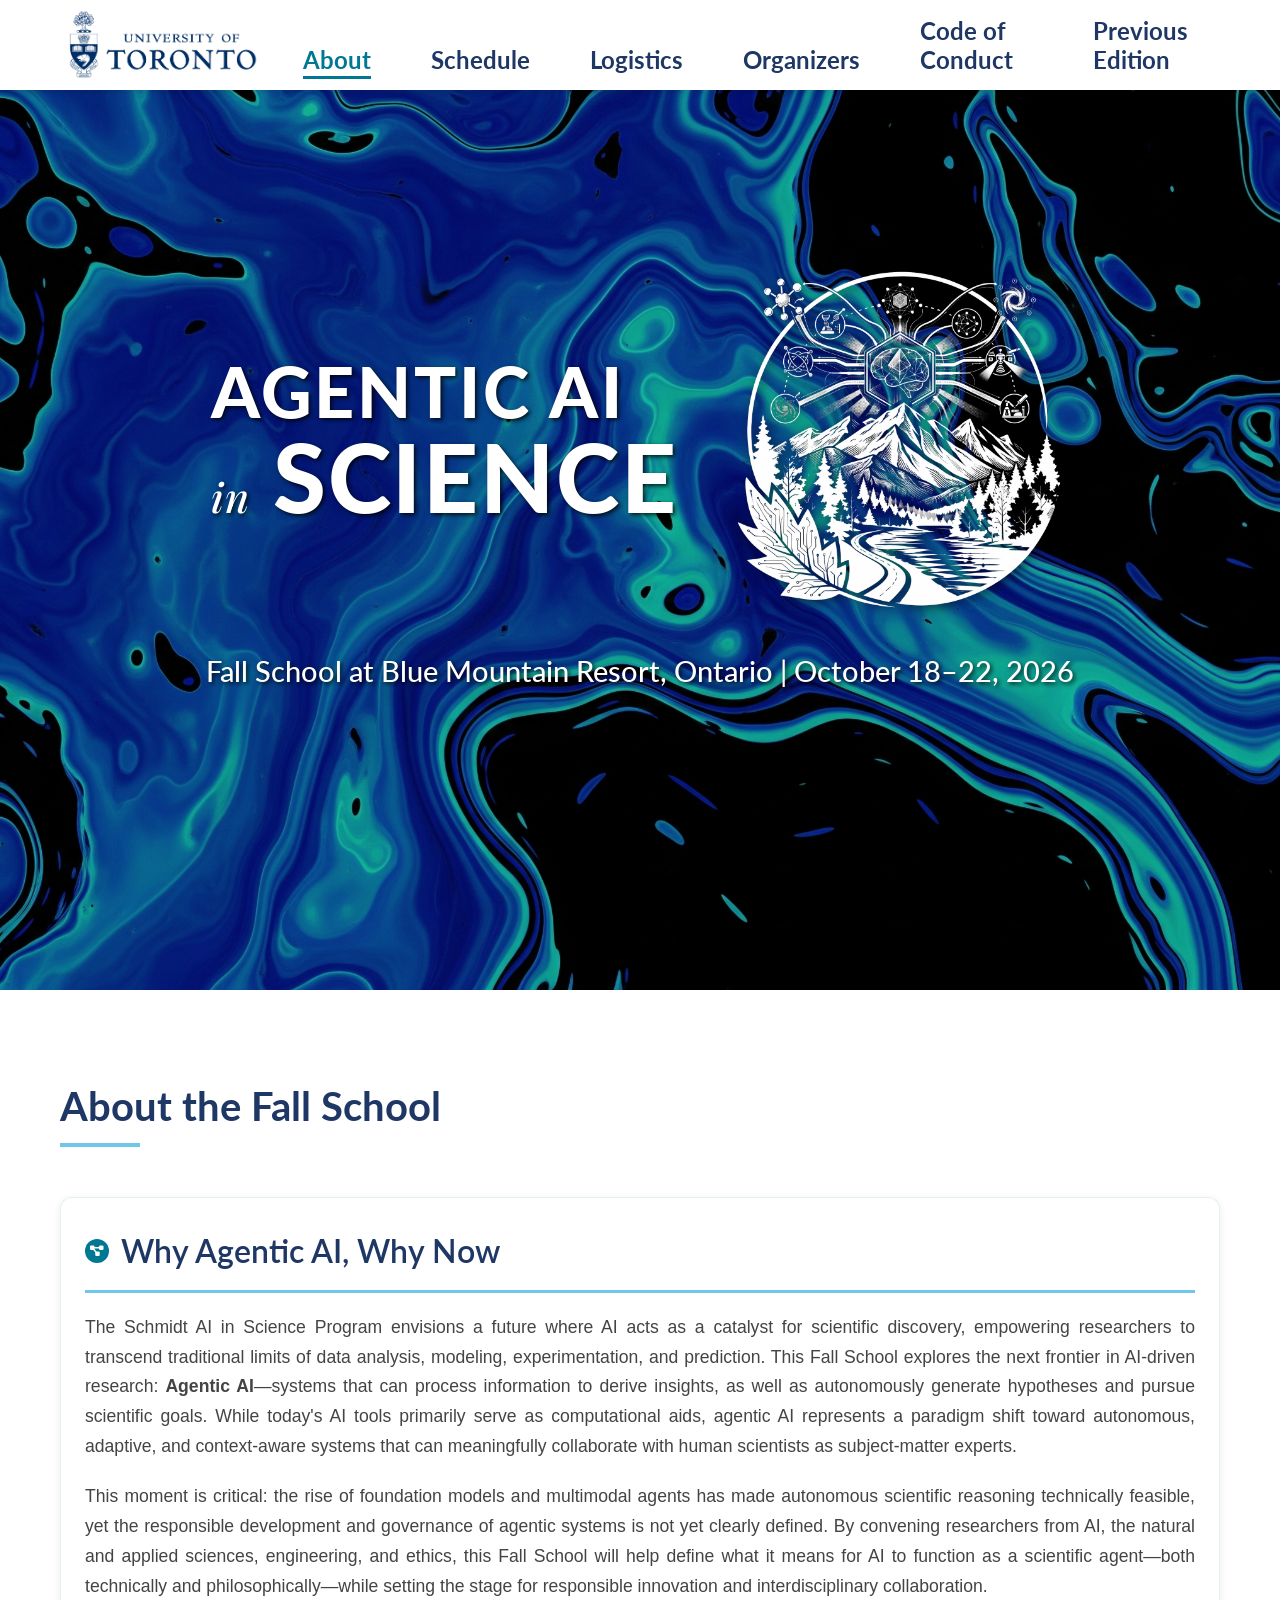
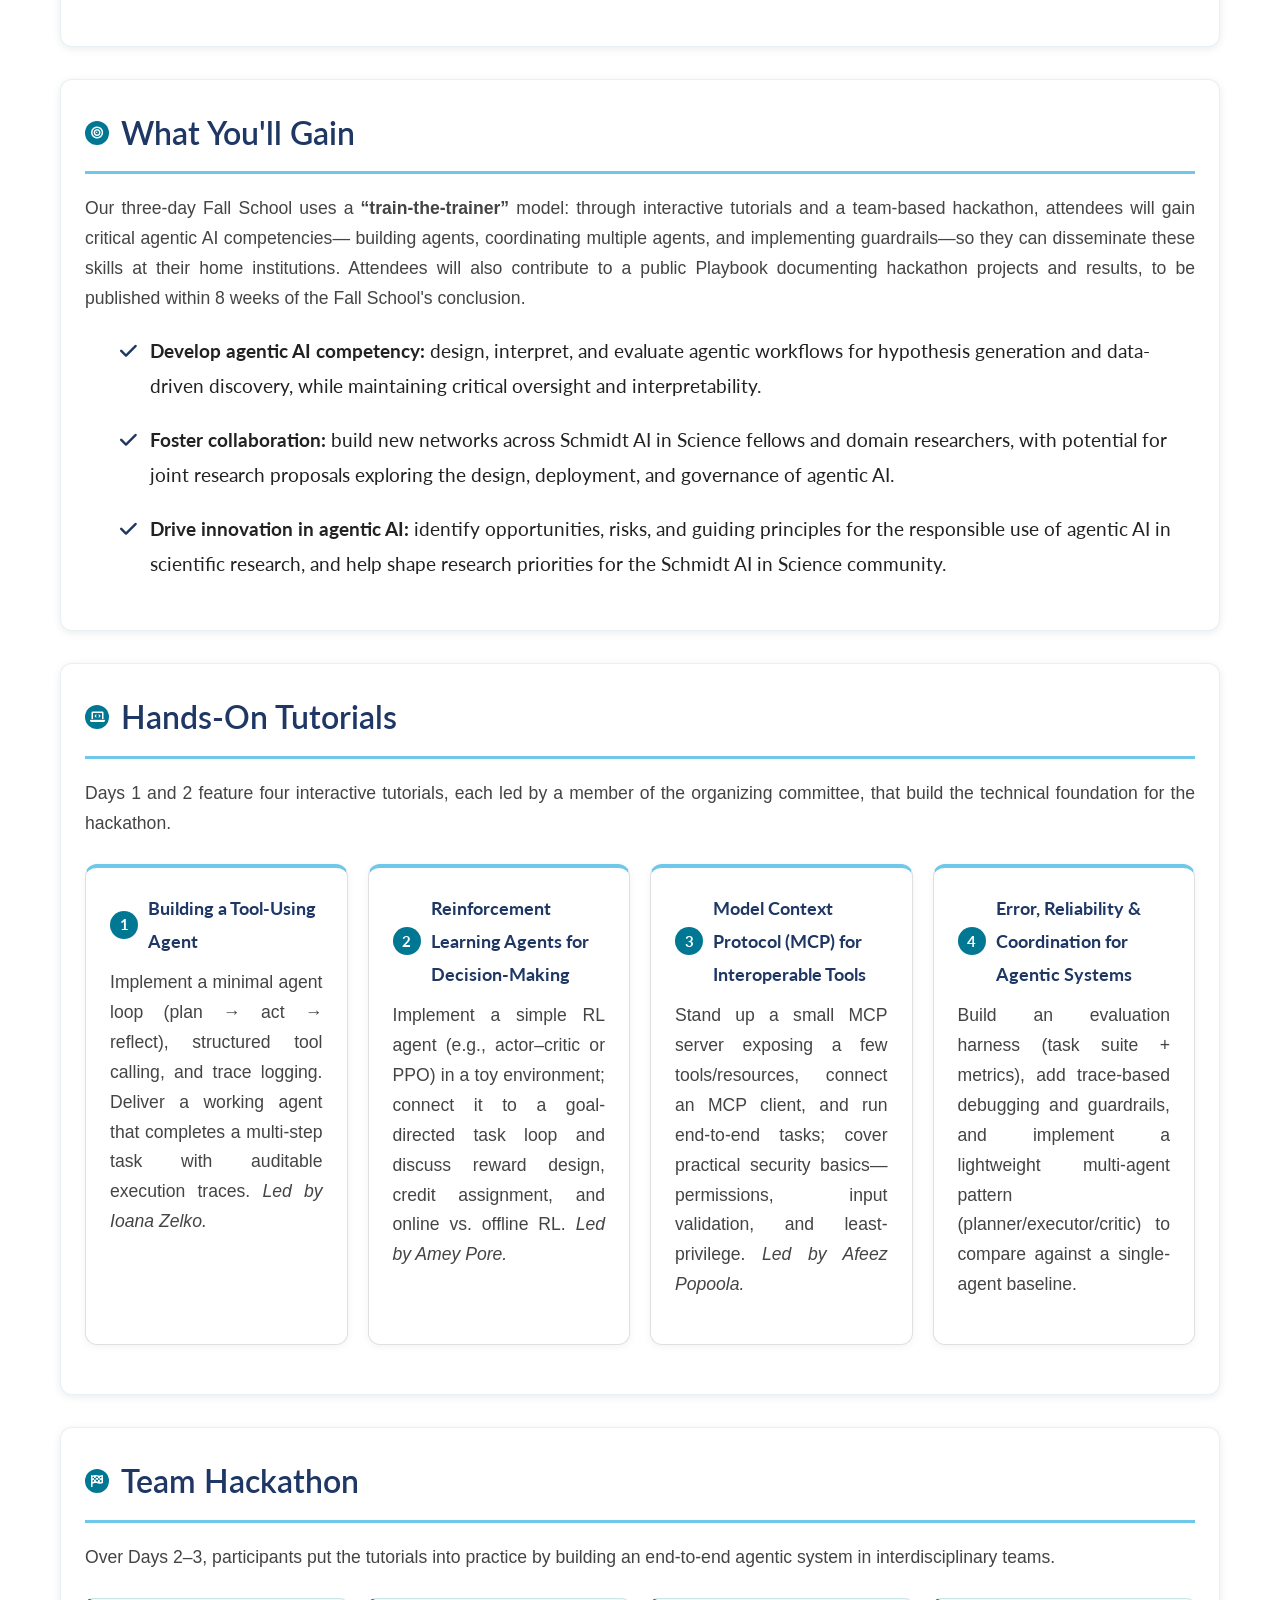
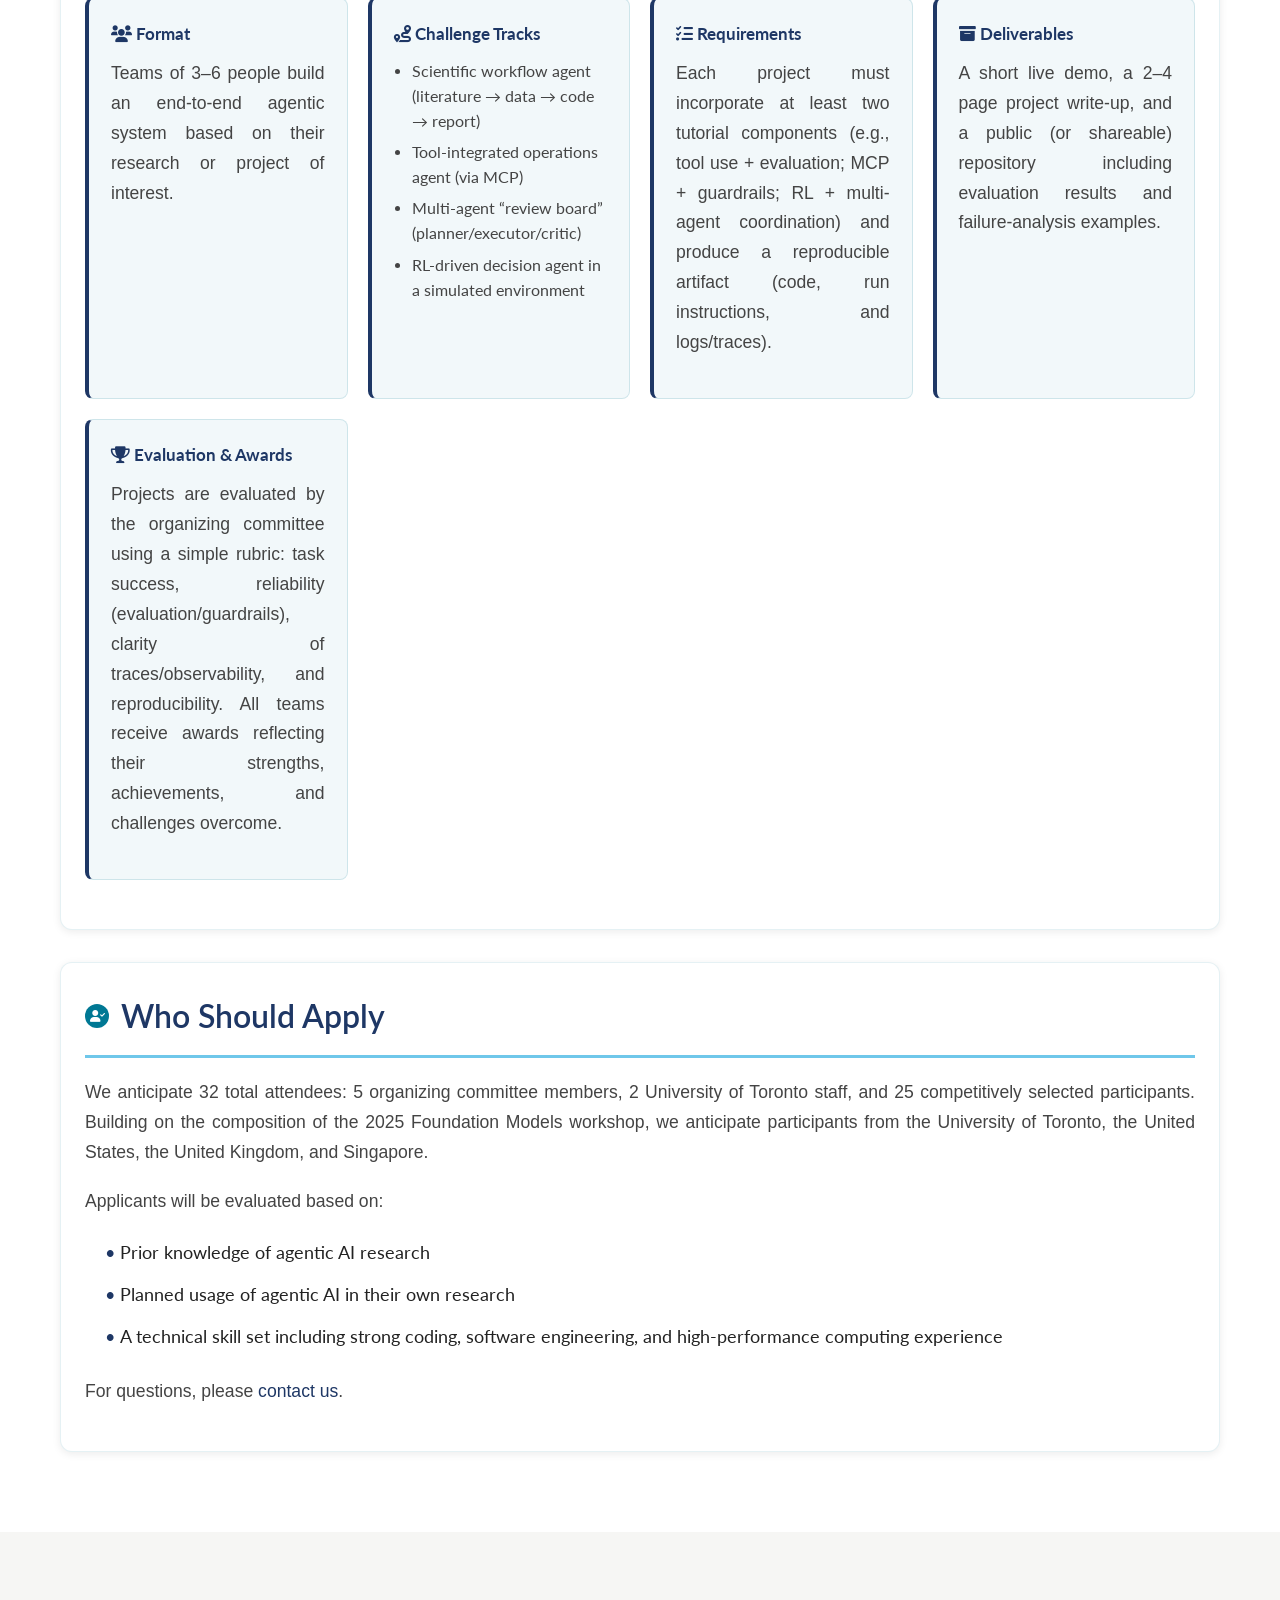
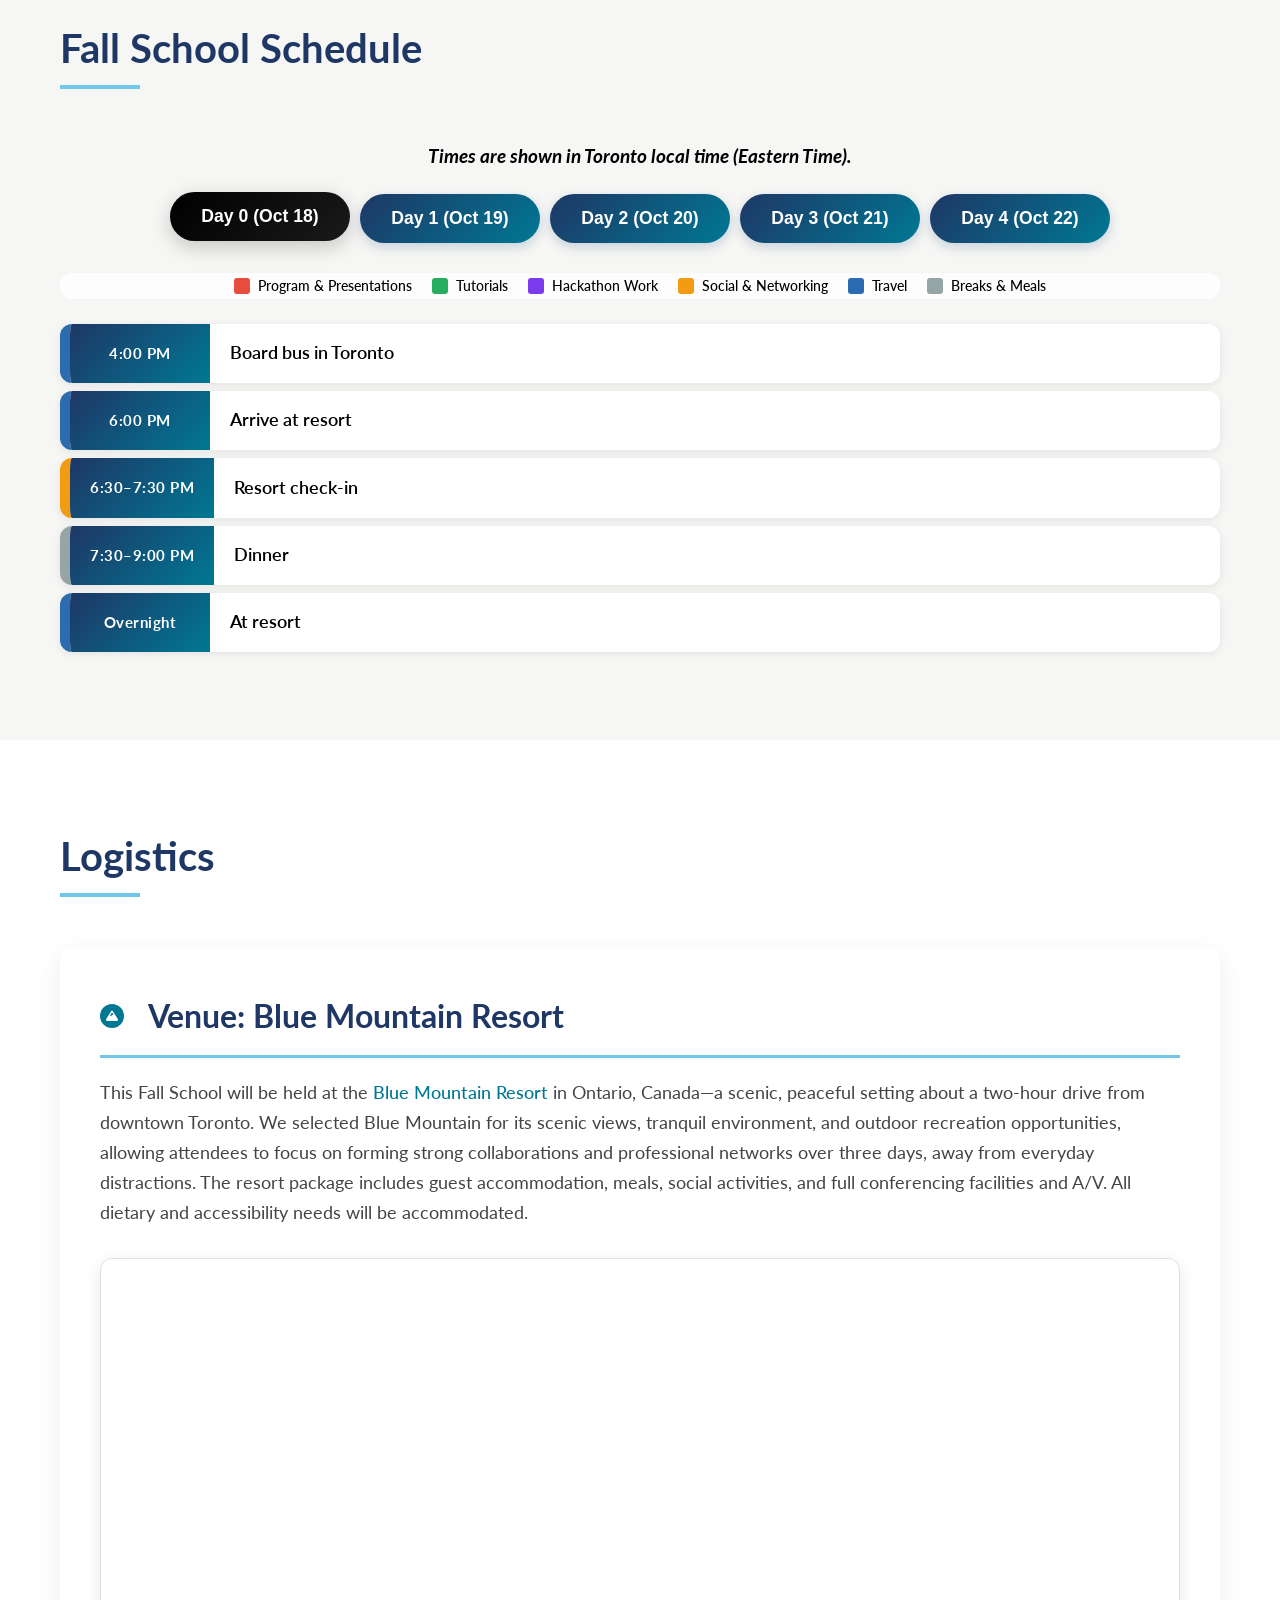
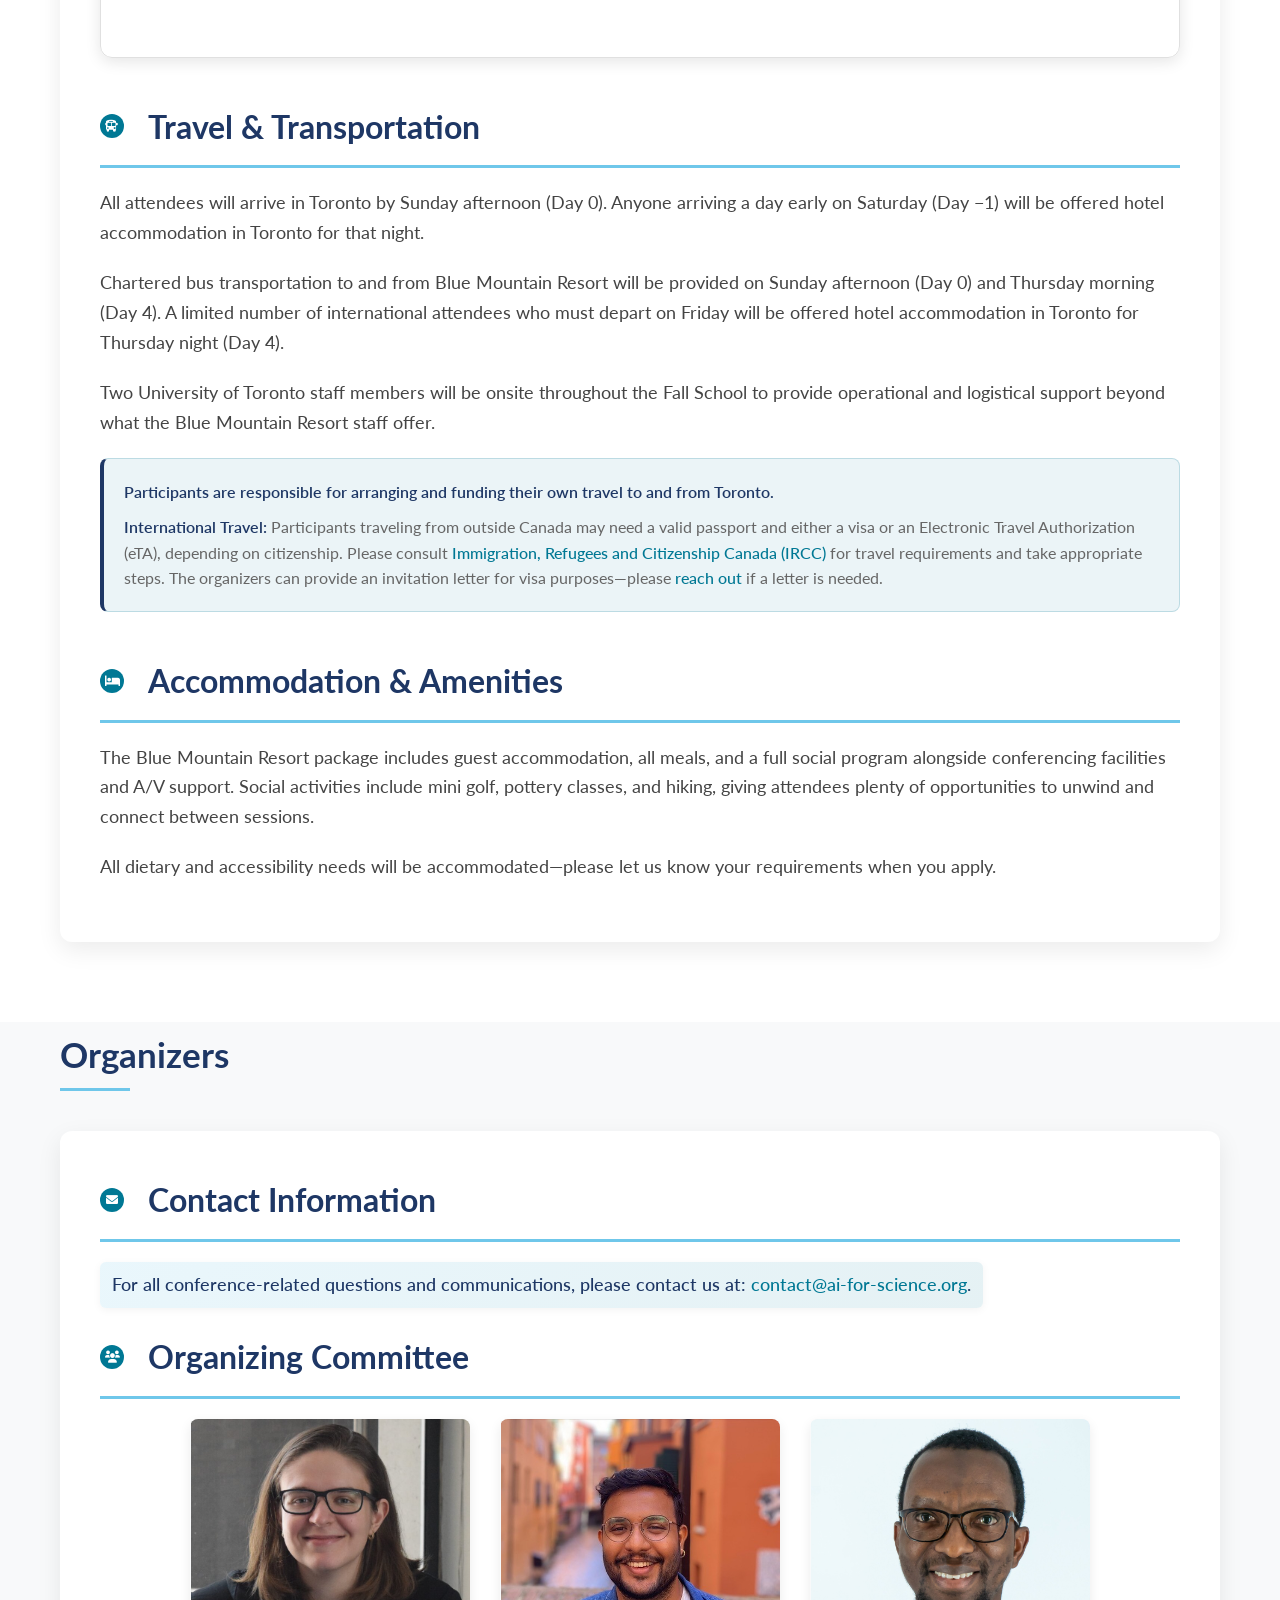
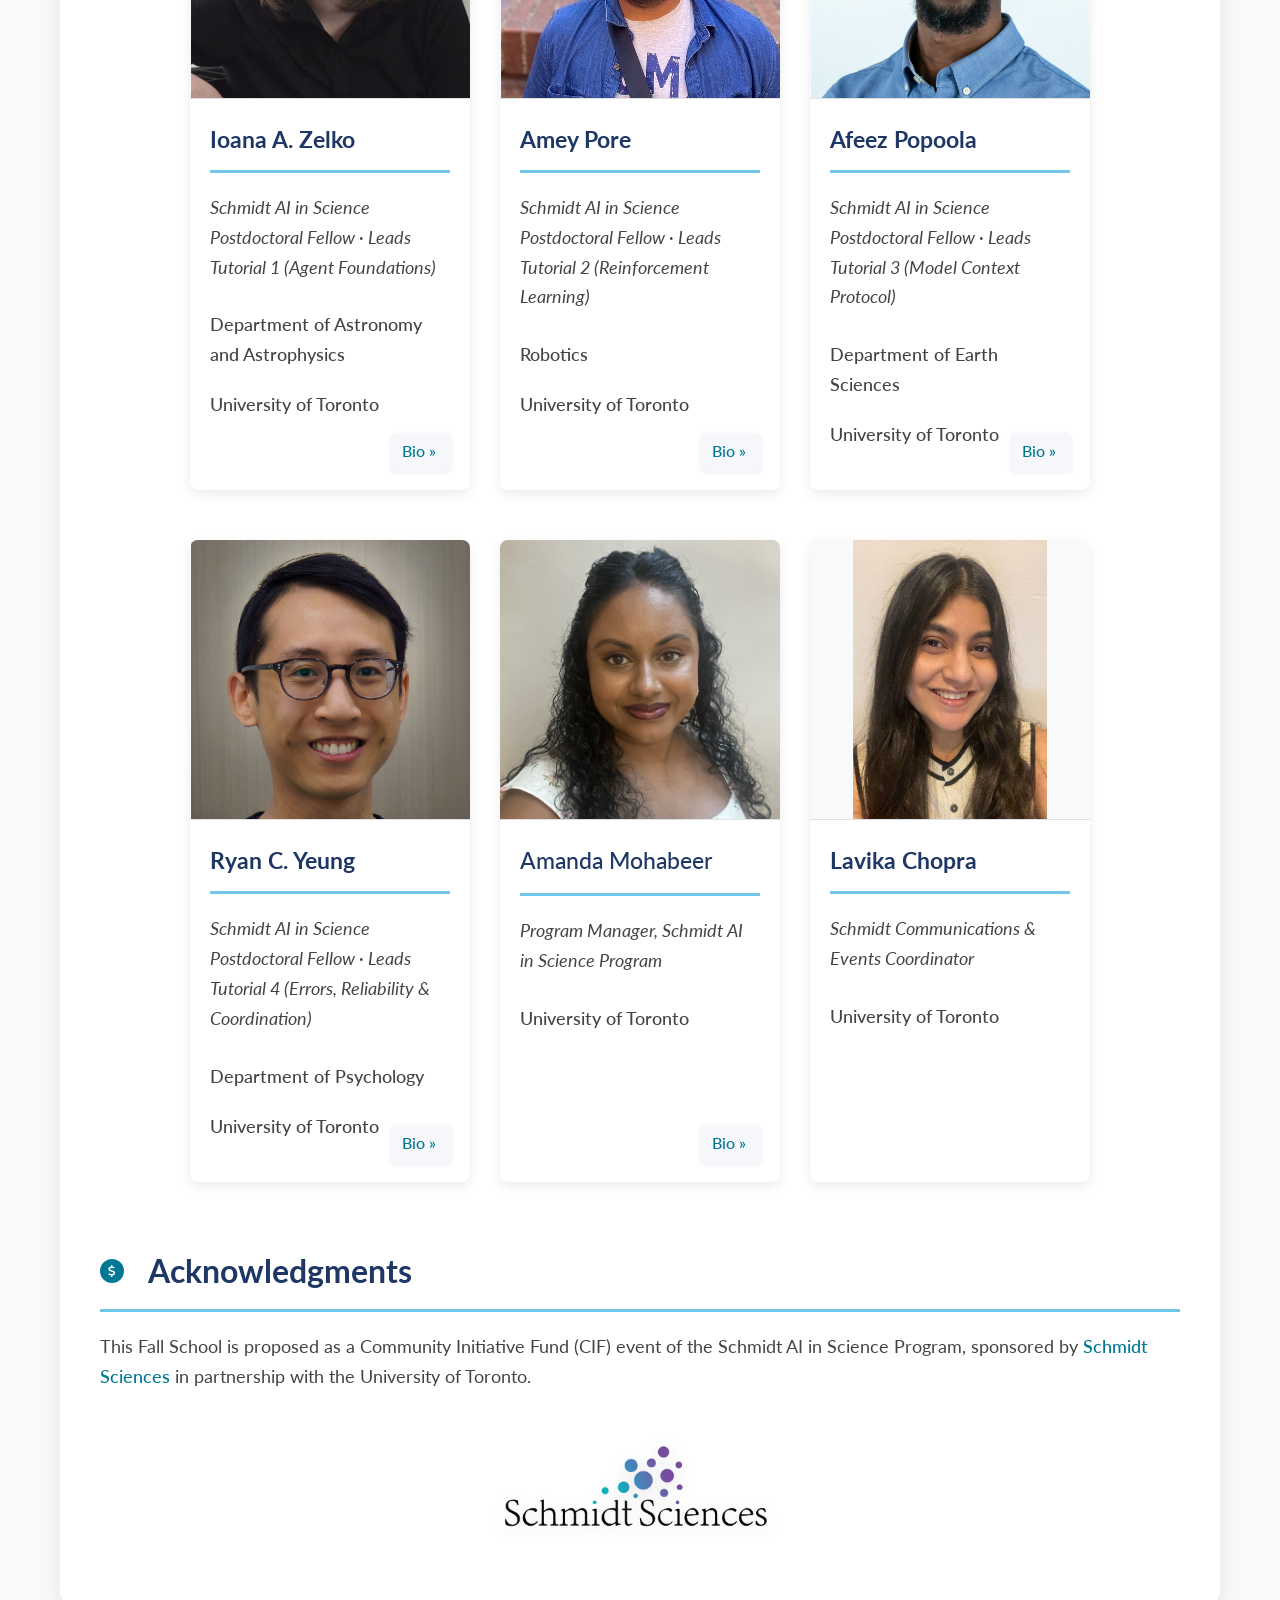
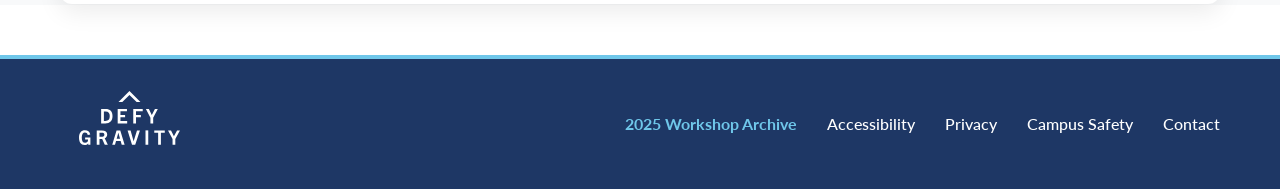
<file: index.html>
<!DOCTYPE html>
<html lang="en">
  <head>
    <meta charset="UTF-8" />
    <meta name="viewport" content="width=device-width, initial-scale=1.0" />
    <meta
      name="description"
      content="Join the Fall School on Agentic AI in Science at the University of Toronto (October 18-22, 2026, Blue Mountain Resort, Ontario). A three-day, train-the-trainer program of hands-on tutorials and a team hackathon on building, coordinating, and evaluating agentic AI systems for scientific discovery. Sponsored by Schmidt Sciences and the University of Toronto."
    />
    <meta
      name="keywords"
      content="Agentic AI, AI for Science, Fall School, Schmidt AI in Science, University of Toronto, Hackathon, Model Context Protocol, Reinforcement Learning, Multi-Agent Systems, Blue Mountain Resort, Toronto Events"
    />
    <meta name="robots" content="index, follow" />
    <link rel="canonical" href="https://ai-for-science.org/" />
    <meta
      property="og:title"
      content="Fall School on Agentic AI in Science 2026"
    />
    <meta
      property="og:description"
      content="A three-day train-the-trainer Fall School at the University of Toronto (Oct 18-22, 2026): hands-on tutorials and a team hackathon on building, coordinating, and evaluating agentic AI systems for scientific discovery."
    />
    <meta property="og:type" content="website" />
    <meta property="og:url" content="https://ai-for-science.org/" />
    <meta
      property="og:image"
      content="https://ai-for-science.org/imgs/og_banner.jpg"
    />
    <meta
      property="og:site_name"
      content="Fall School on Agentic AI in Science"
    />
    <meta name="twitter:card" content="summary_large_image" />
    <meta
      name="twitter:title"
      content="Fall School on Agentic AI in Science 2026"
    />
    <meta
      name="twitter:description"
      content="Join us at the University of Toronto (Oct 18-22, 2026) for hands-on tutorials and a team hackathon exploring agentic AI for scientific discovery."
    />
    <meta
      name="twitter:image"
      content="https://ai-for-science.org/imgs/og_banner.jpg"
    />
    <link rel="preconnect" href="https://fonts.googleapis.com" />
    <link rel="preconnect" href="https://fonts.gstatic.com" crossorigin />
    <link
      href="https://fonts.googleapis.com/css2?family=Lato:wght@400;700;900&family=Playfair+Display:ital,wght@1,500;1,600&display=swap"
      rel="stylesheet"
    />
    <title>Fall School on Agentic AI in Science 2026</title>
    <link rel="stylesheet" href="styles.css" />
    <link
      rel="stylesheet"
      href="https://cdnjs.cloudflare.com/ajax/libs/font-awesome/6.0.0/css/all.min.css"
    />
  </head>
  <body>
    <div class="top-header">
      <a
        href="https://www.utoronto.ca"
        target="_blank"
        class="top-header-logo-link"
      >
        <img
          src="imgs/uoft_logo.png"
          alt="University of Toronto Logo"
          class="top-header-logo"
        />
      </a>
      <button class="mobile-menu-toggle" aria-label="Toggle navigation menu">
        <span></span>
        <span></span>
        <span></span>
      </button>
      <nav class="top-header-nav">
        <ul>
          <li><a href="#about">About</a></li>
          <li><a href="#schedule-start">Schedule</a></li>
          <li><a href="#logistics">Logistics</a></li>
          <li><a href="#organizers">Organizers</a></li>
          <li><a href="code-of-conduct.html">Code of Conduct</a></li>
          <li><a href="2025/index.html">Previous Edition</a></li>
        </ul>
      </nav>
    </div>

    <!-- Floating Section Navigation -->
    <div class="floating-nav" id="floating-nav">
      <div class="floating-nav-toggle" id="floating-nav-toggle">
        <i class="fas fa-list"></i>
      </div>
      <div class="floating-nav-content" id="floating-nav-content">
        <div class="floating-nav-section" id="about-nav" style="display: none">
          <h4>About</h4>
          <ul>
            <li><a href="#about-purpose">Why Agentic AI, Why Now</a></li>
            <li><a href="#about-outcomes">What You'll Gain</a></li>
            <li><a href="#about-tutorials">Hands-On Tutorials</a></li>
            <li><a href="#about-hackathon">Team Hackathon</a></li>
            <li><a href="#about-eligibility">Who Should Apply</a></li>
          </ul>
        </div>
        <div
          class="floating-nav-section"
          id="logistics-nav"
          style="display: none"
        >
          <h4>Logistics</h4>
          <ul>
            <li><a href="#logistics-venue">Venue</a></li>
            <li><a href="#logistics-travel">Travel &amp; Transportation</a></li>
            <li><a href="#logistics-accommodation">Accommodation &amp; Amenities</a></li>
          </ul>
        </div>
        <div
          class="floating-nav-section"
          id="organizers-nav"
          style="display: none"
        >
          <h4>Organizers</h4>
          <ul>
            <li><a href="#organizers-contact">Contact Information</a></li>
            <li><a href="#organizers-committee">Organizing Committee</a></li>
            <li><a href="#organizers-funding">Acknowledgments</a></li>
          </ul>
        </div>
      </div>
    </div>

    <header>
      <img
        src="imgs/homepage_banner_2025.jpeg"
        alt="Conference Banner"
        class="banner"
      />
      <div class="banner-title">
        <div class="banner-brand">
          <h1 class="banner-wordmark">
            <span class="wordmark-top">AGENTIC AI</span>
            <span class="wordmark-bottom">
              <em class="wordmark-for">in</em>
              <span class="wordmark-science">SCIENCE</span>
            </span>
          </h1>
          <img
            src="imgs/transparent.png"
            alt="Agentic AI in Science logo"
            class="banner-emblem"
          />
        </div>
        <p class="subtitle">
          Fall School at Blue Mountain Resort, Ontario | October 18&ndash;22,
          2026
        </p>
      </div>
    </header>

    <main>
      <section id="about" class="section section-light-bg">
        <div class="container">
          <h2 class="section-title">About the Fall School</h2>
          <div class="about-sections">
            <div class="about-subsection">
              <h3 class="about-subsection-heading" id="about-purpose">
                <i class="fas fa-project-diagram"></i> Why Agentic AI, Why Now
              </h3>
              <p>
                The Schmidt AI in Science Program envisions a future where AI
                acts as a catalyst for scientific discovery, empowering
                researchers to transcend traditional limits of data analysis,
                modeling, experimentation, and prediction. This Fall School
                explores the next frontier in AI-driven research:
                <strong>Agentic AI</strong>&mdash;systems that can process
                information to derive insights, as well as autonomously
                generate hypotheses and pursue scientific goals. While
                today's AI tools primarily serve as computational aids,
                agentic AI represents a paradigm shift toward autonomous,
                adaptive, and context-aware systems that can meaningfully
                collaborate with human scientists as subject-matter experts.
              </p>
              <p>
                This moment is critical: the rise of foundation models and
                multimodal agents has made autonomous scientific reasoning
                technically feasible, yet the responsible development and
                governance of agentic systems is not yet clearly defined. By
                convening researchers from AI, the natural and applied
                sciences, engineering, and ethics, this Fall School will help
                define what it means for AI to function as a scientific
                agent&mdash;both technically and philosophically&mdash;while
                setting the stage for responsible innovation and
                interdisciplinary collaboration.
              </p>
            </div>

            <div class="about-subsection">
              <h3 class="about-subsection-heading" id="about-outcomes">
                <i class="fas fa-bullseye"></i> What You'll Gain
              </h3>
              <p>
                Our three-day Fall School uses a
                <strong>&ldquo;train-the-trainer&rdquo;</strong> model:
                through interactive tutorials and a team-based hackathon,
                attendees will gain critical agentic AI competencies&mdash;
                building agents, coordinating multiple agents, and
                implementing guardrails&mdash;so they can disseminate these
                skills at their home institutions. Attendees will also
                contribute to a public Playbook documenting hackathon
                projects and results, to be published within 8 weeks of the
                Fall School's conclusion.
              </p>
              <ul class="goals-list">
                <li>
                  <strong>Develop agentic AI competency:</strong> design,
                  interpret, and evaluate agentic workflows for hypothesis
                  generation and data-driven discovery, while maintaining
                  critical oversight and interpretability.
                </li>
                <li>
                  <strong>Foster collaboration:</strong> build new networks
                  across Schmidt AI in Science fellows and domain
                  researchers, with potential for joint research proposals
                  exploring the design, deployment, and governance of
                  agentic AI.
                </li>
                <li>
                  <strong>Drive innovation in agentic AI:</strong> identify
                  opportunities, risks, and guiding principles for the
                  responsible use of agentic AI in scientific research, and
                  help shape research priorities for the Schmidt AI in
                  Science community.
                </li>
              </ul>
            </div>

            <div class="about-subsection">
              <h3 class="about-subsection-heading" id="about-tutorials">
                <i class="fas fa-laptop-code"></i> Hands-On Tutorials
              </h3>
              <p>
                Days 1 and 2 feature four interactive tutorials, each led by
                a member of the organizing committee, that build the
                technical foundation for the hackathon.
              </p>
              <div class="info-grid">
                <div class="info-card">
                  <h4>
                    <span class="info-card-index">1</span>
                    Building a Tool-Using Agent
                  </h4>
                  <p>
                    Implement a minimal agent loop (plan &rarr; act &rarr;
                    reflect), structured tool calling, and trace logging.
                    Deliver a working agent that completes a multi-step task
                    with auditable execution traces.
                    <em>Led by Ioana Zelko.</em>
                  </p>
                </div>
                <div class="info-card">
                  <h4>
                    <span class="info-card-index">2</span>
                    Reinforcement Learning Agents for Decision-Making
                  </h4>
                  <p>
                    Implement a simple RL agent (e.g., actor&ndash;critic or
                    PPO) in a toy environment; connect it to a goal-directed
                    task loop and discuss reward design, credit assignment,
                    and online vs. offline RL.
                    <em>Led by Amey Pore.</em>
                  </p>
                </div>
                <div class="info-card">
                  <h4>
                    <span class="info-card-index">3</span>
                    Model Context Protocol (MCP) for Interoperable Tools
                  </h4>
                  <p>
                    Stand up a small MCP server exposing a few
                    tools/resources, connect an MCP client, and run
                    end-to-end tasks; cover practical security
                    basics&mdash;permissions, input validation, and
                    least-privilege. <em>Led by Afeez Popoola.</em>
                  </p>
                </div>
                <div class="info-card">
                  <h4>
                    <span class="info-card-index">4</span>
                    Error, Reliability &amp; Coordination for Agentic Systems
                  </h4>
                  <p>
                    Build an evaluation harness (task suite + metrics), add
                    trace-based debugging and guardrails, and implement a
                    lightweight multi-agent pattern
                    (planner/executor/critic) to compare against a
                    single-agent baseline.
                  </p>
                </div>
              </div>
            </div>

            <div class="about-subsection">
              <h3 class="about-subsection-heading" id="about-hackathon">
                <i class="fas fa-flag-checkered"></i> Team Hackathon
              </h3>
              <p>
                Over Days 2&ndash;3, participants put the tutorials into
                practice by building an end-to-end agentic system in
                interdisciplinary teams.
              </p>
              <div class="hackathon-details">
                <div class="hackathon-detail-box">
                  <h4><i class="fas fa-users"></i> Format</h4>
                  <p>
                    Teams of 3&ndash;6 people build an end-to-end agentic
                    system based on their research or project of interest.
                  </p>
                </div>
                <div class="hackathon-detail-box">
                  <h4><i class="fas fa-route"></i> Challenge Tracks</h4>
                  <ul>
                    <li>Scientific workflow agent (literature &rarr; data &rarr; code &rarr; report)</li>
                    <li>Tool-integrated operations agent (via MCP)</li>
                    <li>Multi-agent &ldquo;review board&rdquo; (planner/executor/critic)</li>
                    <li>RL-driven decision agent in a simulated environment</li>
                  </ul>
                </div>
                <div class="hackathon-detail-box">
                  <h4><i class="fas fa-tasks"></i> Requirements</h4>
                  <p>
                    Each project must incorporate at least two tutorial
                    components (e.g., tool use + evaluation; MCP +
                    guardrails; RL + multi-agent coordination) and produce a
                    reproducible artifact (code, run instructions, and
                    logs/traces).
                  </p>
                </div>
                <div class="hackathon-detail-box">
                  <h4><i class="fas fa-archive"></i> Deliverables</h4>
                  <p>
                    A short live demo, a 2&ndash;4 page project write-up,
                    and a public (or shareable) repository including
                    evaluation results and failure-analysis examples.
                  </p>
                </div>
                <div class="hackathon-detail-box">
                  <h4><i class="fas fa-trophy"></i> Evaluation &amp; Awards</h4>
                  <p>
                    Projects are evaluated by the organizing committee using
                    a simple rubric: task success, reliability
                    (evaluation/guardrails), clarity of traces/observability,
                    and reproducibility. All teams receive awards reflecting
                    their strengths, achievements, and challenges overcome.
                  </p>
                </div>
              </div>
            </div>

            <div class="about-subsection">
              <h3 class="about-subsection-heading" id="about-eligibility">
                <i class="fas fa-user-check"></i> Who Should Apply
              </h3>
              <p>
                We anticipate 32 total attendees: 5 organizing committee
                members, 2 University of Toronto staff, and 25 competitively
                selected participants. Building on the composition of the
                2025 Foundation Models workshop, we anticipate participants
                from the University of Toronto, the United States, the
                United Kingdom, and Singapore.
              </p>
              <p>Applicants will be evaluated based on:</p>
              <ul class="eligibility-list">
                <li>Prior knowledge of agentic AI research</li>
                <li>Planned usage of agentic AI in their own research</li>
                <li>
                  A technical skill set including strong coding, software
                  engineering, and high-performance computing experience
                </li>
              </ul>
              <p>
                For questions, please
                <a href="mailto:contact@ai-for-science.org">contact us</a>.
              </p>
            </div>
          </div>
        </div>
      </section>

      <section id="schedule" class="section section-mid-bg">
        <div class="container">
          <h2 class="section-title">Fall School Schedule</h2>
          <p class="tentative-schedule-note">
            <strong><em>Times are shown in Toronto local time (Eastern Time).</em></strong>
          </p>

          <div id="schedule-start" class="schedule-tabs">
            <button class="tab-btn active" data-day="day0-time">
              Day 0 (Oct 18)
            </button>
            <button class="tab-btn" data-day="day1-time">
              Day 1 (Oct 19)
            </button>
            <button class="tab-btn" data-day="day2-time">
              Day 2 (Oct 20)
            </button>
            <button class="tab-btn" data-day="day3-time">
              Day 3 (Oct 21)
            </button>
            <button class="tab-btn" data-day="day4-time">
              Day 4 (Oct 22)
            </button>
          </div>

          <div class="schedule-legend">
            <div class="legend-item">
              <div class="legend-color keynote-color"></div>
              <span>Program &amp; Presentations</span>
            </div>
            <div class="legend-item">
              <div class="legend-color tutorial-color"></div>
              <span>Tutorials</span>
            </div>
            <div class="legend-item">
              <div class="legend-color hackathon-color"></div>
              <span>Hackathon Work</span>
            </div>
            <div class="legend-item">
              <div class="legend-color social-color"></div>
              <span>Social &amp; Networking</span>
            </div>
            <div class="legend-item">
              <div class="legend-color travel-color"></div>
              <span>Travel</span>
            </div>
            <div class="legend-item">
              <div class="legend-color break-color"></div>
              <span>Breaks &amp; Meals</span>
            </div>
          </div>

          <div id="day0-time" class="schedule-content active">
            <div class="schedule-item travel">
              <div class="time">4:00 PM</div>
              <div class="details"><h3>Board bus in Toronto</h3></div>
            </div>
            <div class="schedule-item travel">
              <div class="time">6:00 PM</div>
              <div class="details"><h3>Arrive at resort</h3></div>
            </div>
            <div class="schedule-item social">
              <div class="time">6:30–7:30 PM</div>
              <div class="details"><h3>Resort check-in</h3></div>
            </div>
            <div class="schedule-item break">
              <div class="time">7:30–9:00 PM</div>
              <div class="details"><h3>Dinner</h3></div>
            </div>
            <div class="schedule-item travel">
              <div class="time">Overnight</div>
              <div class="details"><h3>At resort</h3></div>
            </div>
          </div>

          <div id="day1-time" class="schedule-content">
            <div class="schedule-item break">
              <div class="time">7:30–8:30 AM</div>
              <div class="details"><h3>Breakfast</h3></div>
            </div>
            <div class="schedule-item keynote">
              <div class="time">8:45 PM</div>
              <div class="details"><h3>Opening Remarks</h3></div>
            </div>
            <div class="schedule-item tutorial">
              <div class="time">9:00–10:00 AM</div>
              <div class="details"><h3>Tutorial 1 — Agent Foundations</h3></div>
            </div>
            <div class="schedule-item keynote">
              <div class="time">10:00–11:00 AM</div>
              <div class="details"><h3>Guest Speaker (Remote) — Dr. Oliver Bogler</h3></div>
            </div>
            <div class="schedule-item break">
              <div class="time">11:00–11:30 AM</div>
              <div class="details"><h3>Snack/Coffee Break</h3></div>
            </div>
            <div class="schedule-item hackathon">
              <div class="time">11:30 AM–12:00 PM</div>
              <div class="details"><h3>Team Assignments; I. First Github Push</h3></div>
            </div>
            <div class="schedule-item break">
              <div class="time">12:00–1:00 PM</div>
              <div class="details"><h3>Lunch</h3></div>
            </div>
            <div class="schedule-item tutorial">
              <div class="time">1:00–2:00 PM</div>
              <div class="details"><h3>Tutorial 2 — Reinforcement Learning Agents</h3></div>
            </div>
            <div class="schedule-item hackathon">
              <div class="time">2:00–3:00 PM</div>
              <div class="details"><h3>Group Work</h3></div>
            </div>
            <div class="schedule-item break">
              <div class="time">3:00–3:30 PM</div>
              <div class="details"><h3>Snack/Coffee Break</h3></div>
            </div>
            <div class="schedule-item hackathon">
              <div class="time">3:30–5:30 PM</div>
              <div class="details"><h3>Group Work; II. 1-Page Spec (5:00 PM)</h3></div>
            </div>
            <div class="schedule-item social">
              <div class="time">5:30–7:30 PM</div>
              <div class="details"><h3>Social Activity — Canopy Climb</h3></div>
            </div>
            <div class="schedule-item break">
              <div class="time">7:30–9:00 PM</div>
              <div class="details"><h3>Dinner @ Firehall Pizza</h3></div>
            </div>
            <div class="schedule-item travel">
              <div class="time">Overnight</div>
              <div class="details"><h3>At resort</h3></div>
            </div>
          </div>

          <div id="day2-time" class="schedule-content">
            <div class="schedule-item tutorial">
              <div class="time">9:00 AM</div>
              <div class="details"><h3>Tutorial 3 &ndash; Model Context Protocol</h3></div>
            </div>
            <div class="schedule-item break">
              <div class="time">12:00 PM</div>
              <div class="details"><h3>Lunch</h3></div>
            </div>
            <div class="schedule-item tutorial">
              <div class="time">1:30 PM</div>
              <div class="details"><h3>Tutorial 4 &ndash; Errors, Reliability &amp; Coordination</h3></div>
            </div>
            <div class="schedule-item keynote">
              <div class="time">3:00 PM</div>
              <div class="details"><h3>Guest Speaker &ndash; Dr. Logan Ward</h3></div>
            </div>
            <div class="schedule-item hackathon">
              <div class="time">4:45 PM</div>
              <div class="details"><h3>Milestone III: Baseline Pipeline Due</h3></div>
            </div>
            <div class="schedule-item social">
              <div class="time">5:00 PM</div>
              <div class="details"><h3>Canopy Walk</h3></div>
            </div>
            <div class="schedule-item social">
              <div class="time">6:00 PM</div>
              <div class="details"><h3>Free Time</h3></div>
            </div>
            <div class="schedule-item break">
              <div class="time">6:45 PM</div>
              <div class="details"><h3>Dinner</h3></div>
            </div>
            <div class="schedule-item social">
              <div class="time">8:15 PM</div>
              <div class="details"><h3>AGORA Path of Light</h3></div>
            </div>
          </div>

          <div id="day3-time" class="schedule-content">
            <div class="schedule-item break">
              <div class="time">7:30–9:00 AM</div>
              <div class="details"><h3>Breakfast</h3></div>
            </div>
            <div class="schedule-item hackathon">
              <div class="time">9:00–10:00 AM</div>
              <div class="details"><h3>Group Work</h3></div>
            </div>
            <div class="schedule-item break">
              <div class="time">10:00–10:30 AM</div>
              <div class="details"><h3>Snack/Coffee Break</h3></div>
            </div>
            <div class="schedule-item hackathon">
              <div class="time">10:30 AM–12:00 PM</div>
              <div class="details"><h3>Group Work; IV. Evaluation Script (11:00 AM)</h3></div>
            </div>
            <div class="schedule-item break">
              <div class="time">12:00–1:00 PM</div>
              <div class="details"><h3>Lunch</h3></div>
            </div>
            <div class="schedule-item hackathon">
              <div class="time">1:00–2:00 PM</div>
              <div class="details"><h3>Group Work; V. Demo Script</h3></div>
            </div>
            <div class="schedule-item keynote">
              <div class="time">2:00–3:00 PM</div>
              <div class="details"><h3>Guest Speaker (Remote) — Journalism &amp; Science Communication</h3></div>
            </div>
            <div class="schedule-item break">
              <div class="time">3:00–3:30 PM</div>
              <div class="details"><h3>Snack/Coffee Break</h3></div>
            </div>
            <div class="schedule-item hackathon">
              <div class="time">3:30–4:30 PM</div>
              <div class="details"><h3>Prepare Presentations</h3></div>
            </div>
            <div class="schedule-item keynote">
              <div class="time">4:30–6:00 PM</div>
              <div class="details"><h3>Team Presentations; Awards (toward end)</h3></div>
            </div>
            <div class="schedule-item social">
              <div class="time">5:30 PM</div>
              <div class="details"><h3>Trail Walk</h3></div>
            </div>
            <div class="schedule-item keynote">
              <div class="time">7:30–9:00 PM</div>
              <div class="details"><h3>Dinner; Closing Remarks (8:00 PM)</h3></div>
            </div>
            <div class="schedule-item travel">
              <div class="time">Overnight</div>
              <div class="details"><h3>At resort</h3></div>
            </div>
          </div>

          <div id="day4-time" class="schedule-content">
            <div class="schedule-item break">
              <div class="time">7:30–9:00 AM</div>
              <div class="details"><h3>Breakfast</h3></div>
            </div>
            <div class="schedule-item travel">
              <div class="time">9:00–11:00 AM</div>
              <div class="details"><h3>Board bus at resort; travel to Toronto</h3></div>
            </div>
            <div class="schedule-item travel">
              <div class="time">11:00 AM</div>
              <div class="details"><h3>Arrive in Toronto</h3></div>
            </div>
            <div class="schedule-item travel">
              <div class="time">Overnight</div>
              <div class="details"><h3>Toronto hotel</h3></div>
            </div>
          </div>

          <template>
          <div id="day0-new" class="schedule-content active">
            <div class="schedule-item travel">
              <div class="time">4:00 PM</div>
              <div class="details">
                <h3>Board Bus from Toronto to Resort</h3>
              </div>
            </div>
            <div class="schedule-item travel">
              <div class="time">6:00 PM</div>
              <div class="details">
                <h3>Arrive at Resort</h3>
              </div>
            </div>
            <div class="schedule-item social">
              <div class="time">6:00 PM</div>
              <div class="details">
                <h3>Check-In at Resort</h3>
              </div>
            </div>
            <div class="schedule-item social">
              <div class="time">7:00 PM</div>
              <div class="details">
                <h3>Check-In at Resort</h3>
              </div>
            </div>
            <div class="schedule-item break">
              <div class="time">7:00 PM</div>
              <div class="details">
                <h3>Dinner</h3>
              </div>
            </div>
            <div class="schedule-item break">
              <div class="time">8:00 PM</div>
              <div class="details">
                <h3>Dinner</h3>
              </div>
            </div>
            <div class="schedule-item travel">
              <div class="time">Night</div>
              <div class="details">
                <h3>At Resort</h3>
              </div>
            </div>
          </div>

          <div id="day1-new" class="schedule-content">
            <div class="schedule-item break">
              <div class="time">7:00 AM</div>
              <div class="details">
                <h3>Breakfast</h3>
              </div>
            </div>
            <div class="schedule-item break">
              <div class="time">8:00 AM</div>
              <div class="details">
                <h3>Breakfast</h3>
              </div>
            </div>
            <div class="schedule-item keynote">
              <div class="time">8:00 AM</div>
              <div class="details">
                <h3>Opening Remarks</h3>
              </div>
            </div>
            <div class="schedule-item tutorial">
              <div class="time">9:00 AM</div>
              <div class="details">
                <h3>Tutorial 1: Agent Foundations</h3>
              </div>
            </div>
            <div class="schedule-item keynote">
              <div class="time">10:00 AM</div>
              <div class="details">
                <h3>Guest Speaker (Remote): Dr. Oliver Bogler</h3>
              </div>
            </div>
            <div class="schedule-item break">
              <div class="time">11:00 AM</div>
              <div class="details">
                <h3>Snack/Coffee Break</h3>
              </div>
            </div>
            <div class="schedule-item hackathon">
              <div class="time">11:00 AM</div>
              <div class="details">
                <h3>Team Assignments &mdash; Milestone I: First GitHub Push</h3>
              </div>
            </div>
            <div class="schedule-item break">
              <div class="time">12:00 PM</div>
              <div class="details">
                <h3>Lunch</h3>
              </div>
            </div>
            <div class="schedule-item tutorial">
              <div class="time">1:00 PM</div>
              <div class="details">
                <h3>Tutorial 2: Reinforcement Learning Agents</h3>
              </div>
            </div>
            <div class="schedule-item hackathon">
              <div class="time">2:00 PM</div>
              <div class="details">
                <h3>Group Work</h3>
              </div>
            </div>
            <div class="schedule-item hackathon">
              <div class="time">3:00 PM</div>
              <div class="details">
                <h3>Group Work</h3>
              </div>
            </div>
            <div class="schedule-item break">
              <div class="time">3:00 PM</div>
              <div class="details">
                <h3>Snack/Coffee Break</h3>
              </div>
            </div>
            <div class="schedule-item hackathon">
              <div class="time">4:00 PM</div>
              <div class="details">
                <h3>Group Work</h3>
              </div>
            </div>
            <div class="schedule-item hackathon">
              <div class="time">5:00 PM</div>
              <div class="details">
                <h3>Group Work &mdash; Milestone II: 1-Page Spec</h3>
              </div>
            </div>
            <div class="schedule-item social">
              <div class="time">5:00 PM</div>
              <div class="details">
                <h3>Social Activity: Canopy Climb</h3>
              </div>
            </div>
            <div class="schedule-item social">
              <div class="time">6:00 PM</div>
              <div class="details">
                <h3>Social Activity: Canopy Climb</h3>
              </div>
            </div>
            <div class="schedule-item social">
              <div class="time">7:00 PM</div>
              <div class="details">
                <h3>Social Activity: Canopy Climb</h3>
              </div>
            </div>
            <div class="schedule-item break">
              <div class="time">7:00 PM</div>
              <div class="details">
                <h3>Dinner at Firehall Pizza</h3>
              </div>
            </div>
            <div class="schedule-item break">
              <div class="time">8:00 PM</div>
              <div class="details">
                <h3>Dinner at Firehall Pizza</h3>
              </div>
            </div>
            <div class="schedule-item travel">
              <div class="time">Night</div>
              <div class="details">
                <h3>At Resort</h3>
              </div>
            </div>
          </div>

          <div id="day2-new" class="schedule-content">
            <div class="schedule-item break">
              <div class="time">7:00 AM</div>
              <div class="details">
                <h3>Breakfast</h3>
              </div>
            </div>
            <div class="schedule-item break">
              <div class="time">8:00 AM</div>
              <div class="details">
                <h3>Breakfast</h3>
              </div>
            </div>
            <div class="schedule-item tutorial">
              <div class="time">9:00 AM</div>
              <div class="details">
                <h3>Tutorial 3: Model Context Protocol</h3>
              </div>
            </div>
            <div class="schedule-item break">
              <div class="time">10:00 AM</div>
              <div class="details">
                <h3>Snack/Coffee Break</h3>
              </div>
            </div>
            <div class="schedule-item hackathon">
              <div class="time">10:00 AM</div>
              <div class="details">
                <h3>Group Work</h3>
              </div>
            </div>
            <div class="schedule-item hackathon">
              <div class="time">11:00 AM</div>
              <div class="details">
                <h3>Group Work</h3>
              </div>
            </div>
            <div class="schedule-item break">
              <div class="time">12:00 PM</div>
              <div class="details">
                <h3>Takeout Lunch and Gondola Ride</h3>
              </div>
            </div>
            <div class="schedule-item break">
              <div class="time">1:00 PM</div>
              <div class="details">
                <h3>Takeout Lunch and Gondola Ride</h3>
              </div>
            </div>
            <div class="schedule-item tutorial">
              <div class="time">1:00 PM</div>
              <div class="details">
                <h3>Tutorial 4: Errors, Reliability, &amp; Coordination</h3>
              </div>
            </div>
            <div class="schedule-item tutorial">
              <div class="time">2:00 PM</div>
              <div class="details">
                <h3>Tutorial 4: Errors, Reliability, &amp; Coordination</h3>
              </div>
            </div>
            <div class="schedule-item break">
              <div class="time">2:00 PM</div>
              <div class="details">
                <h3>Snack/Coffee Break</h3>
              </div>
            </div>
            <div class="schedule-item keynote">
              <div class="time">3:00 PM</div>
              <div class="details">
                <h3>Guest Speaker (Remote): Dr. Logan Ward</h3>
              </div>
            </div>
            <div class="schedule-item hackathon">
              <div class="time">4:00 PM</div>
              <div class="details">
                <h3>Group Work</h3>
              </div>
            </div>
            <div class="schedule-item hackathon">
              <div class="time">5:00 PM</div>
              <div class="details">
                <h3>Group Work &mdash; Milestone III: Baseline Pipeline</h3>
              </div>
            </div>
            <div class="schedule-item social">
              <div class="time">5:00 PM</div>
              <div class="details">
                <h3>Social Activity: Trail Walk</h3>
              </div>
            </div>
            <div class="schedule-item social">
              <div class="time">6:00 PM</div>
              <div class="details">
                <h3>Social Activity: Trail Walk</h3>
              </div>
            </div>
            <div class="schedule-item break">
              <div class="time">7:00 PM</div>
              <div class="details">
                <h3>Dinner</h3>
              </div>
            </div>
            <div class="schedule-item break">
              <div class="time">8:00 PM</div>
              <div class="details">
                <h3>Dinner</h3>
              </div>
            </div>
            <div class="schedule-item travel">
              <div class="time">Night</div>
              <div class="details">
                <h3>At Resort</h3>
              </div>
            </div>
          </div>

          <div id="day3-new" class="schedule-content">
            <div class="schedule-item break">
              <div class="time">7:00 AM</div>
              <div class="details">
                <h3>Breakfast</h3>
              </div>
            </div>
            <div class="schedule-item break">
              <div class="time">8:00 AM</div>
              <div class="details">
                <h3>Breakfast</h3>
              </div>
            </div>
            <div class="schedule-item hackathon">
              <div class="time">9:00 AM</div>
              <div class="details">
                <h3>Group Work</h3>
              </div>
            </div>
            <div class="schedule-item break">
              <div class="time">10:00 AM</div>
              <div class="details">
                <h3>Snack/Coffee Break</h3>
              </div>
            </div>
            <div class="schedule-item hackathon">
              <div class="time">10:00 AM</div>
              <div class="details">
                <h3>Group Work</h3>
              </div>
            </div>
            <div class="schedule-item hackathon">
              <div class="time">11:00 AM</div>
              <div class="details">
                <h3>Group Work &mdash; Milestone IV: Evaluation Script</h3>
              </div>
            </div>
            <div class="schedule-item break">
              <div class="time">12:00 PM</div>
              <div class="details">
                <h3>Lunch</h3>
              </div>
            </div>
            <div class="schedule-item hackathon">
              <div class="time">1:00 PM</div>
              <div class="details">
                <h3>Group Work &mdash; Milestone V: Demo Script</h3>
              </div>
            </div>
            <div class="schedule-item keynote">
              <div class="time">2:00 PM</div>
              <div class="details">
                <h3>Guest Speaker (Remote): Journalism &amp; Science Communication</h3>
              </div>
            </div>
            <div class="schedule-item hackathon">
              <div class="time">3:00 PM</div>
              <div class="details">
                <h3>Prepare Presentations</h3>
              </div>
            </div>
            <div class="schedule-item break">
              <div class="time">3:00 PM</div>
              <div class="details">
                <h3>Snack/Coffee Break</h3>
              </div>
            </div>
            <div class="schedule-item hackathon">
              <div class="time">4:00 PM</div>
              <div class="details">
                <h3>Prepare Presentations</h3>
              </div>
            </div>
            <div class="schedule-item keynote">
              <div class="time">4:00 PM</div>
              <div class="details">
                <h3>Team Presentations</h3>
              </div>
            </div>
            <div class="schedule-item keynote">
              <div class="time">5:00 PM</div>
              <div class="details">
                <h3>Team Presentations and Awards</h3>
              </div>
            </div>
            <div class="schedule-item social">
              <div class="time">6:00 PM</div>
              <div class="details">
                <h3>Social Activity: AGORA Path of Light</h3>
              </div>
            </div>
            <div class="schedule-item social">
              <div class="time">7:00 PM</div>
              <div class="details">
                <h3>Social Activity: AGORA Path of Light</h3>
              </div>
            </div>
            <div class="schedule-item break">
              <div class="time">7:00 PM</div>
              <div class="details">
                <h3>Dinner</h3>
              </div>
            </div>
            <div class="schedule-item keynote">
              <div class="time">8:00 PM</div>
              <div class="details">
                <h3>Dinner and Closing Remarks</h3>
              </div>
            </div>
            <div class="schedule-item travel">
              <div class="time">Night</div>
              <div class="details">
                <h3>At Resort</h3>
              </div>
            </div>
          </div>

          <div id="day4-new" class="schedule-content">
            <div class="schedule-item break">
              <div class="time">7:00 AM</div>
              <div class="details">
                <h3>Breakfast</h3>
              </div>
            </div>
            <div class="schedule-item break">
              <div class="time">8:00 AM</div>
              <div class="details">
                <h3>Breakfast</h3>
              </div>
            </div>
            <div class="schedule-item travel">
              <div class="time">9:00 AM</div>
              <div class="details">
                <h3>Board Bus from Resort to Toronto</h3>
              </div>
            </div>
            <div class="schedule-item travel">
              <div class="time">11:00 AM</div>
              <div class="details">
                <h3>Arrive in Toronto</h3>
              </div>
            </div>
            <div class="schedule-item travel">
              <div class="time">Night</div>
              <div class="details">
                <h3>Toronto Hotel</h3>
              </div>
            </div>
          </div>
          </template>
        </div>
      </section>

      <section id="logistics" class="section section-light-bg">
        <div class="container">
          <h2 class="section-title">Logistics</h2>
          <div class="logistics-content">
            <h3 class="logistics-location-heading" id="logistics-venue">
              <i class="fas fa-mountain"></i> Venue: Blue Mountain Resort
            </h3>
            <p>
              This Fall School will be held at the
              <strong>
                <a
                  href="https://www.bluemountain.ca/"
                  target="_blank"
                  rel="noopener"
                >
                  Blue Mountain Resort
                </a>
              </strong>
              in Ontario, Canada&mdash;a scenic, peaceful setting about a
              two-hour drive from downtown Toronto. We selected Blue Mountain
              for its scenic views, tranquil environment, and outdoor
              recreation opportunities, allowing attendees to focus on
              forming strong collaborations and professional networks over
              three days, away from everyday distractions. The resort
              package includes guest accommodation, meals, social
              activities, and full conferencing facilities and A/V. All
              dietary and accessibility needs will be accommodated.
            </p>
            <div class="map-container">
              <iframe
                src="https://www.google.com/maps?q=Blue+Mountain+Resort,+Ontario,+Canada&output=embed"
                width="100%"
                height="100%"
                style="border: 0"
                allowfullscreen=""
                loading="lazy"
                referrerpolicy="no-referrer-when-downgrade"
                title="Blue Mountain Resort Location"
              ></iframe>
            </div>

            <h3 class="logistics-travel-heading" id="logistics-travel">
              <i class="fas fa-bus"></i> Travel &amp; Transportation
            </h3>
            <p>
              All attendees will arrive in Toronto by Sunday afternoon
              (Day 0). Anyone arriving a day early on Saturday (Day
              &minus;1) will be offered hotel accommodation in Toronto for
              that night.
            </p>
            <p>
              Chartered bus transportation to and from Blue Mountain Resort
              will be provided on Sunday afternoon (Day 0) and Thursday
              morning (Day 4). A limited number of international attendees
              who must depart on Friday will be offered hotel accommodation
              in Toronto for Thursday night (Day 4).
            </p>
            <p>
              Two University of Toronto staff members will be onsite
              throughout the Fall School to provide operational and
              logistical support beyond what the Blue Mountain Resort staff
              offer.
            </p>
            <div class="visa-info">
              <p>
                <strong
                  >Participants are responsible for arranging and funding
                  their own travel to and from Toronto.</strong
                >
              </p>
              <p>
                <strong>International Travel:</strong> Participants
                traveling from outside Canada may need a valid passport and
                either a visa or an Electronic Travel Authorization (eTA),
                depending on citizenship. Please consult
                <a
                  href="https://www.canada.ca/en/immigration-refugees-citizenship/services/visit-canada.html"
                  target="_blank"
                  rel="noopener"
                >
                  Immigration, Refugees and Citizenship Canada (IRCC)
                </a>
                for travel requirements and take appropriate steps. The
                organizers can provide an invitation letter for visa
                purposes&mdash;please
                <a href="mailto:contact@ai-for-science.org">reach out</a> if
                a letter is needed.
              </p>
            </div>

            <h3
              class="logistics-accommodation-heading"
              id="logistics-accommodation"
            >
              <i class="fas fa-bed"></i> Accommodation &amp; Amenities
            </h3>
            <div class="clean-light-gray-box">
              <p>
                The Blue Mountain Resort package includes guest
                accommodation, all meals, and a full social program
                alongside conferencing facilities and A/V support. Social
                activities include mini golf, pottery classes, and hiking,
                giving attendees plenty of opportunities to unwind and
                connect between sessions.
              </p>
              <p>
                All dietary and accessibility needs will be
                accommodated&mdash;please let us know your requirements when
                you apply.
              </p>
            </div>
          </div>
        </div>
      </section>

      <section id="organizers" class="section section-light-bg">
        <div class="container">
          <h2 class="section-title">Organizers</h2>

          <div class="organizers-content">
            <div class="contact-section">
              <h3 class="contact-information-heading" id="organizers-contact">
                <i class="fas fa-envelope"></i> Contact Information
              </h3>
              <p>
                <span class="highlight-text"
                  >For all conference-related questions and communications,
                  please contact us at:
                  <a href="mailto:contact@ai-for-science.org"
                    >contact@ai-for-science.org</a
                  >.</span
                >
              </p>
            </div>

            <div class="organizer-tier">
              <h3 class="local-organizers-heading" id="organizers-committee">
                <i class="fas fa-users"></i> Organizing Committee
              </h3>
              <div class="organizers-grid">
                <div class="organizer-card">
                  <img
                    src="imgs/Ioana_Zelko.jpg"
                    alt="Ioana Zelko"
                    class="organizer-photo"
                  />
                  <div class="organizer-info">
                    <h3>Ioana A. Zelko</h3>
                    <p class="organizer-title">
                      Schmidt AI in Science Postdoctoral Fellow &middot;
                      Leads Tutorial 1 (Agent Foundations)
                    </p>
                    <div class="organizer-affiliation">
                      <p class="organizer-department">
                        Department of Astronomy and Astrophysics
                      </p>
                      <p class="organizer-university">University of Toronto</p>
                    </div>
                  </div>
                  <a href="#" class="organizer-bio-link" data-organizer="ioana" onclick="openOrganizerBio(event, 'ioana')">Bio »</a>
                </div>

                <div class="organizer-card">
                  <img
                    src="imgs/Amey_Pore.jpg"
                    alt="Amey Pore"
                    class="organizer-photo"
                  />
                  <div class="organizer-info">
                    <h3>Amey Pore</h3>
                    <p class="organizer-title">
                      Schmidt AI in Science Postdoctoral Fellow &middot;
                      Leads Tutorial 2 (Reinforcement Learning)
                    </p>
                    <div class="organizer-affiliation">
                      <p class="organizer-department">Robotics</p>
                      <p class="organizer-university">University of Toronto</p>
                    </div>
                  </div>
                  <a href="#" class="organizer-bio-link" data-organizer="amey" onclick="openOrganizerBio(event, 'amey')">Bio »</a>
                </div>

                <div class="organizer-card">
                  <img
                    src="imgs/Afeez_Popoola.jpg"
                    alt="Afeez Popoola"
                    class="organizer-photo"
                  />
                  <div class="organizer-info">
                    <h3>Afeez Popoola</h3>
                    <p class="organizer-title">
                      Schmidt AI in Science Postdoctoral Fellow &middot;
                      Leads Tutorial 3 (Model Context Protocol)
                    </p>
                    <div class="organizer-affiliation">
                      <p class="organizer-department">
                        Department of Earth Sciences
                      </p>
                      <p class="organizer-university">University of Toronto</p>
                    </div>
                  </div>
                  <a href="#" class="organizer-bio-link" data-organizer="afeez" onclick="openOrganizerBio(event, 'afeez')">Bio »</a>
                </div>

                <div class="organizer-card">
                  <img
                    src="imgs/Ryan_Yeung.jpg"
                    alt="Ryan Yeung"
                    class="organizer-photo"
                  />
                  <div class="organizer-info">
                    <h3>Ryan C. Yeung</h3>
                    <p class="organizer-title">
                      Schmidt AI in Science Postdoctoral Fellow &middot;
                      Leads Tutorial 4 (Errors, Reliability &amp; Coordination)
                    </p>
                    <div class="organizer-affiliation">
                      <p class="organizer-department">
                        Department of Psychology
                      </p>
                      <p class="organizer-university">University of Toronto</p>
                    </div>
                  </div>
                  <a href="#" class="organizer-bio-link" data-organizer="ryan" onclick="openOrganizerBio(event, 'ryan')">Bio »</a>
                </div>

                <div class="organizer-card">
                  <img
                    src="imgs/Amanda_Mohabeer.jpg"
                    alt="Amanda Mohabeer"
                    class="organizer-photo"
                  />
                  <div class="organizer-info">
                    <h3>
                      <a
                        href="https://www.linkedin.com/in/amanda-mohabeer"
                        target="_blank"
                        rel="noopener"
                        >Amanda Mohabeer</a
                      >
                    </h3>
                    <p class="organizer-title">
                      Program Manager, Schmidt AI in Science Program
                    </p>
                    <div class="organizer-affiliation">
                      <p class="organizer-university">University of Toronto</p>
                    </div>
                  </div>
                  <a href="#" class="organizer-bio-link" data-organizer="amanda" onclick="openOrganizerBio(event, 'amanda')">Bio »</a>
                </div>

                <div class="organizer-card">
                  <img
                    src="imgs/lavika.jpg"
                    alt="Lavika Chopra"
                    class="organizer-photo"
                  />
                  <div class="organizer-info">
                    <h3>Lavika Chopra</h3>
                    <p class="organizer-title">
                      Schmidt Communications &amp; Events Coordinator
                    </p>
                    <div class="organizer-affiliation">
                      <p class="organizer-university">University of Toronto</p>
                    </div>
                  </div>
                </div>
              </div>
            </div>

            <div class="funding-acknowledgment">
              <h3
                class="funding-acknowledgment-heading"
                id="organizers-funding"
              >
                <i class="fas fa-dollar-sign"></i> Acknowledgments
              </h3>
              <div class="sponsorship-note">
                <p>
                  This Fall School is proposed as a Community Initiative
                  Fund (CIF) event of the Schmidt AI in Science Program,
                  sponsored by
                  <a
                    href="https://schmidtsciences.org/"
                    target="_blank"
                    rel="noopener"
                  >
                    Schmidt Sciences</a
                  >
                  in partnership with the University of Toronto.
                </p>
                <img
                  src="imgs/SchmidtSciences_primary.png"
                  alt="Schmidt Sciences Logo"
                  class="sponsor-logo"
                />
              </div>
            </div>
          </div>
        </div>
      </section>
    </main>

    <footer class="uoft-footer">
      <div class="footer-content">
        <div class="footer-logo">
          <a
            href="https://www.utoronto.ca/"
            target="_blank"
            aria-label="University of Toronto"
          >
            <img
              src="imgs/defy_gravity.svg"
              alt="University of Toronto - Defy Gravity"
              class="footer-defy-gravity"
            />
          </a>
        </div>

        <div class="footer-links">
          <ul>
            <li>
              <a href="2025/index.html" class="past-edition-link">
                2025 Workshop Archive
              </a>
            </li>
            <li>
              <a href="https://www.utoronto.ca/accessibility" target="_blank">
                Accessibility
              </a>
            </li>
            <li>
              <a href="https://www.utoronto.ca/privacy" target="_blank">
                Privacy
              </a>
            </li>
            <li>
              <a href="https://safety.utoronto.ca/" target="_blank">
                Campus Safety
              </a>
            </li>
            <li>
              <a href="mailto:contact@ai-for-science.org">Contact</a>
            </li>
          </ul>
        </div>
      </div>
    </footer>

    <!-- Organizer Bio Modals -->
    <div
      class="organizer-bio-modal"
      id="organizer-bio-modal-afeez"
      tabindex="-1"
      aria-hidden="true"
    >
      <div class="organizer-bio-modal-content">
        <button
          class="organizer-bio-close"
          onclick="closeOrganizerBio(event, 'afeez')"
          aria-label="Close bio"
        >
          &times;
        </button>
        <h3>Afeez Popoola</h3>
        <p>
          Afeez works at the intersection of artificial intelligence and
          renewable energy. His research integrates reinforcement learning
          techniques to achieve optimal control of fluid dynamics in
          geothermal reservoirs. He has served on the organizing committee
          of an industry-sponsors research showcase at UofT and volunteered
          in different roles at international geoscience conferences with
          the Society of Exploration Geophysicists and the European
          Association of Geoscientists and Engineers. Afeez will lead
          Tutorial 3 (Model Context Protocol).
        </p>
      </div>
    </div>
    <div
      class="organizer-bio-modal"
      id="organizer-bio-modal-amey"
      tabindex="-1"
      aria-hidden="true"
    >
      <div class="organizer-bio-modal-content">
        <button
          class="organizer-bio-close"
          onclick="closeOrganizerBio(event, 'amey')"
          aria-label="Close bio"
        >
          &times;
        </button>
        <h3>Amey Pore</h3>
        <p>
          Amey's research spans robotic learning for manipulation tasks,
          particularly applied to robot-assisted surgery. He is currently
          developing methods in reinforcement learning (RL), accelerated
          simulation, and imitation learning to scale robotics. Amey was the
          Program Chair of the British Machine Vision Conference 2024 and
          has organized international workshops, robotics outreach events,
          and cross-industry academic visits at UofT. Amey will lead
          Tutorial 2 (Reinforcement Learning Agents for Decision-Making).
        </p>
      </div>
    </div>
    <div
      class="organizer-bio-modal"
      id="organizer-bio-modal-ryan"
      tabindex="-1"
      aria-hidden="true"
    >
      <div class="organizer-bio-modal-content">
        <button
          class="organizer-bio-close"
          onclick="closeOrganizerBio(event, 'ryan')"
          aria-label="Close bio"
        >
          &times;
        </button>
        <h3>Ryan C. Yeung</h3>
        <p>
          Ryan studies how and why people vividly relive the past, with a
          focus on intrusive memories. He uses AI/ML methods to integrate
          objective (e.g., narrative content, neuroimaging) and subjective
          (e.g., vividness, emotion) data, and applies them towards
          understanding human memory and PTSD. Ryan has served on the
          organizing committees for the Toronto Area Memory Group Annual
          Meeting, the Canadian Society for Brain, Behaviour, and Cognitive
          Science, and the Rotman Research Institute's Research Training
          Centre.
        </p>
      </div>
    </div>
    <div
      class="organizer-bio-modal"
      id="organizer-bio-modal-ioana"
      tabindex="-1"
      aria-hidden="true"
    >
      <div class="organizer-bio-modal-content">
        <button
          class="organizer-bio-close"
          onclick="closeOrganizerBio(event, 'ioana')"
          aria-label="Close bio"
        >
          &times;
        </button>
        <h3>Ioana A. Zelko</h3>
        <p>
          Ioana's work focuses on dark matter and the Milky Way's
          interstellar medium, using AI-accelerated inference, GPU
          simulation/emulators, and multi-probe astronomy. She built the
          first 3D map of Galactic dust temperature and published PRL
          constraints on sterile-neutrino dark matter. Current projects
          include DarkMatterFM, an agentic platform for joint multimodal
          inference, and a GPU framework for real-time 3D interstellar
          radiation fields. Beyond research, she chairs the United States
          Astronomy and Astrophysics Olympiad and mentors undergraduate
          researchers. She's motivated to shorten the path from data to
          discovery through transparent, open, reusable tools. Ioana will
          lead Tutorial 1 (Agent Foundations).
        </p>
      </div>
    </div>
    <div
      class="organizer-bio-modal"
      id="organizer-bio-modal-amanda"
      tabindex="-1"
      aria-hidden="true"
    >
      <div class="organizer-bio-modal-content">
        <button
          class="organizer-bio-close"
          onclick="closeOrganizerBio(event, 'amanda')"
          aria-label="Close bio"
        >
          &times;
        </button>
        <h3>Amanda Mohabeer</h3>
        <p>
          Amanda Mohabeer is the Schmidt AI in Science Postdoctoral Program
          Manager at the University of Toronto, where she manages strategic
          programming initiatives, budgeting, and administrative tasks for
          multi-day events. Her background includes a diverse set of
          experiences, including roles in research operations, awards
          administration, and teaching and learning. In addition to a
          Ph.D. in Pathobiology from UofT, she completed the Adult Learning
          and Development Certificate at OISE and is pursuing Lean Six
          Sigma certification. She was the recipient of the 2021 Avrum
          Gotlieb Award for Curriculum Development and Teaching Excellence
          in Training, and is driven by student success initiatives and
          trainee development. Amanda was a coordinator of the 2025
          Foundation Models in Science workshop hosted by the University of
          Toronto. When not working on providing the best experience for
          the Schmidt Fellows, Amanda enjoys reading, baking, and working on
          <a href="https://www.beyondthesc.com/" target="_blank" rel="noopener"
            >Beyond the BSc</a
          >&mdash;a higher education blog for STEM students.
        </p>
      </div>
    </div>
    <script src="script.js"></script>
  </body>
</html>
</file>
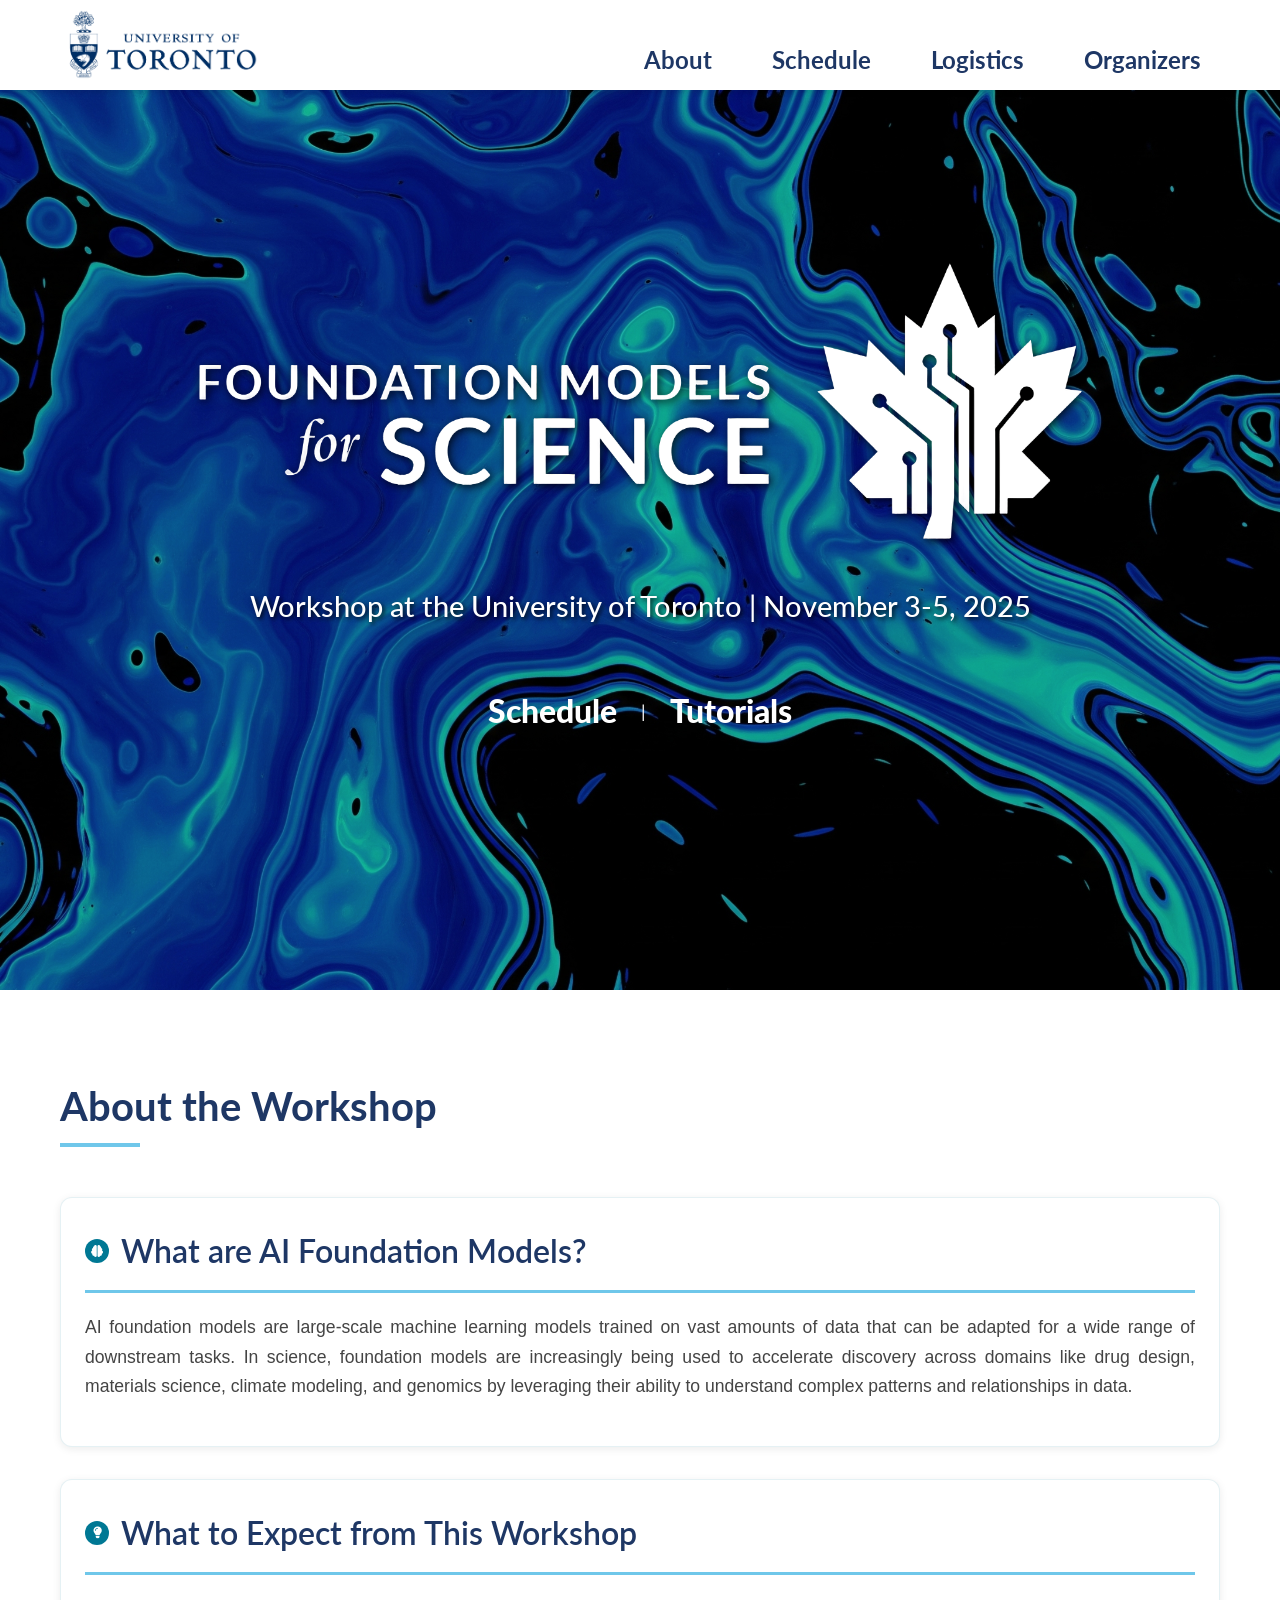
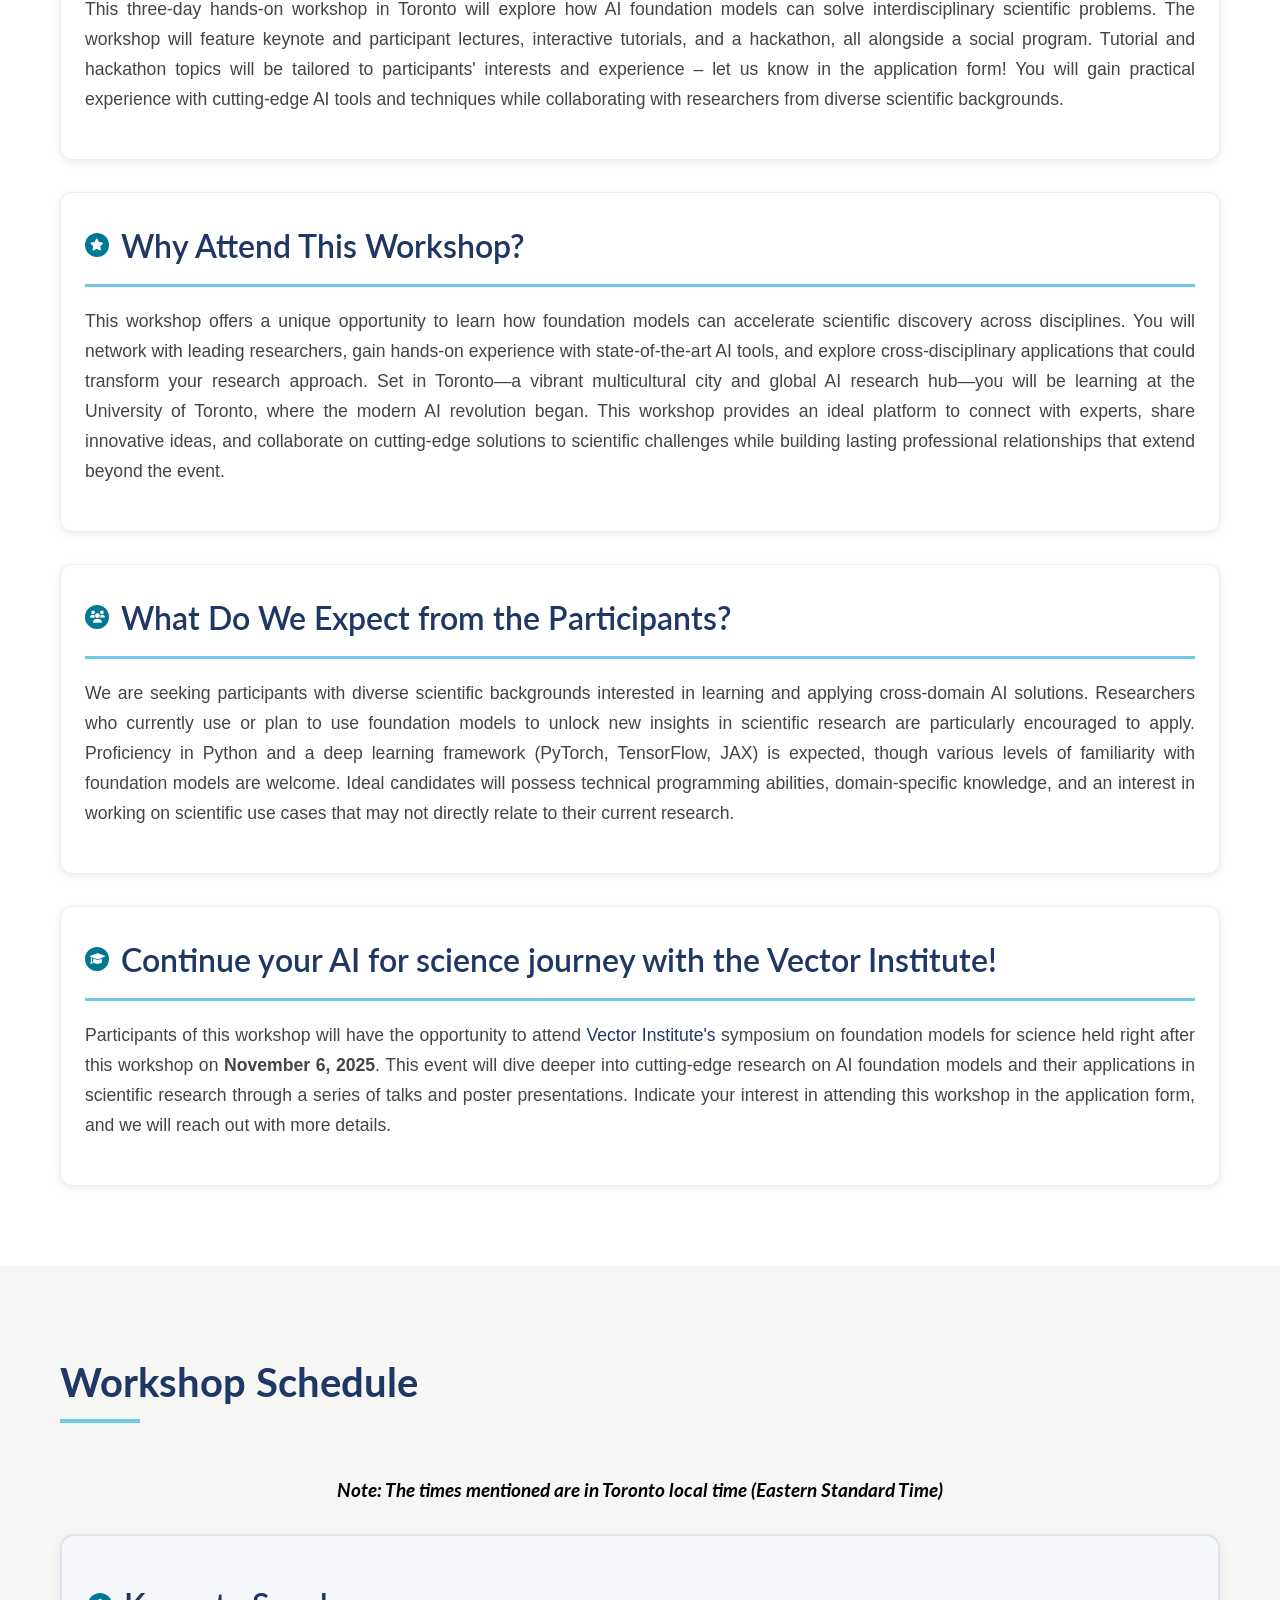
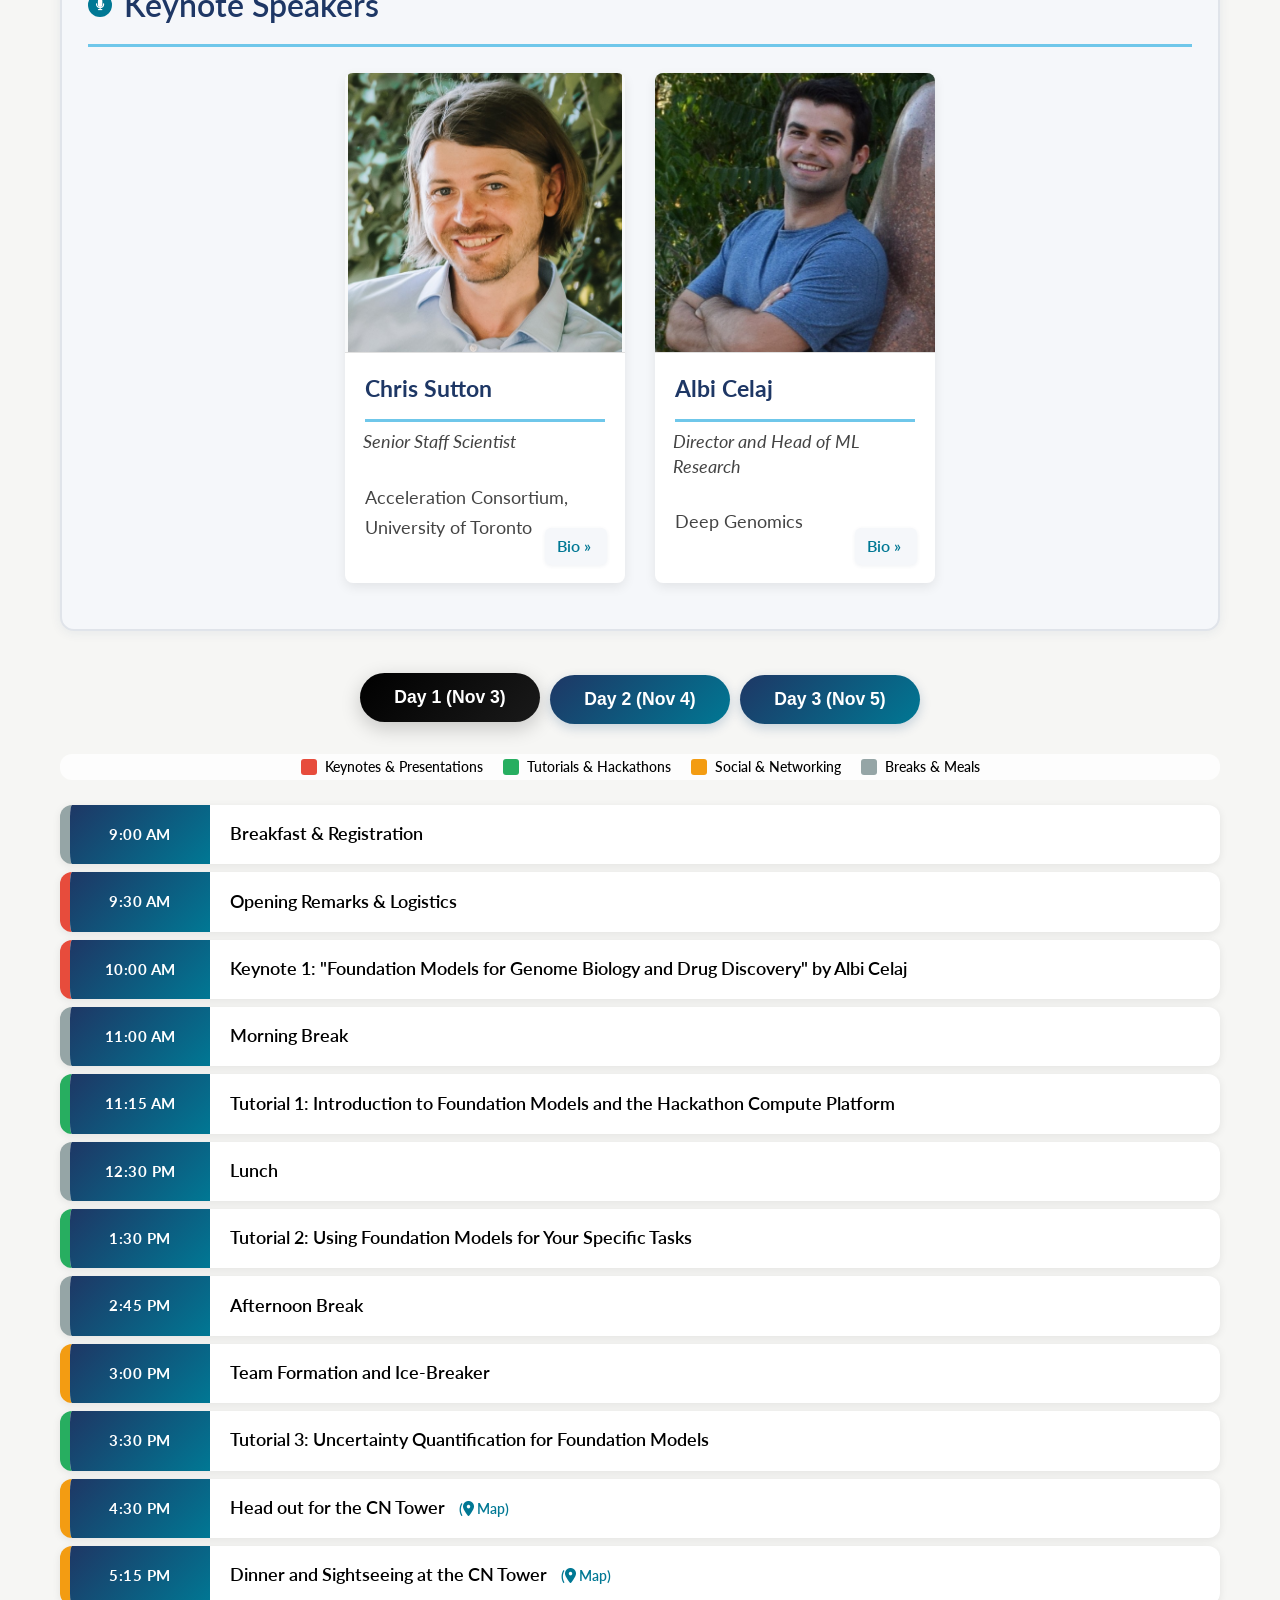
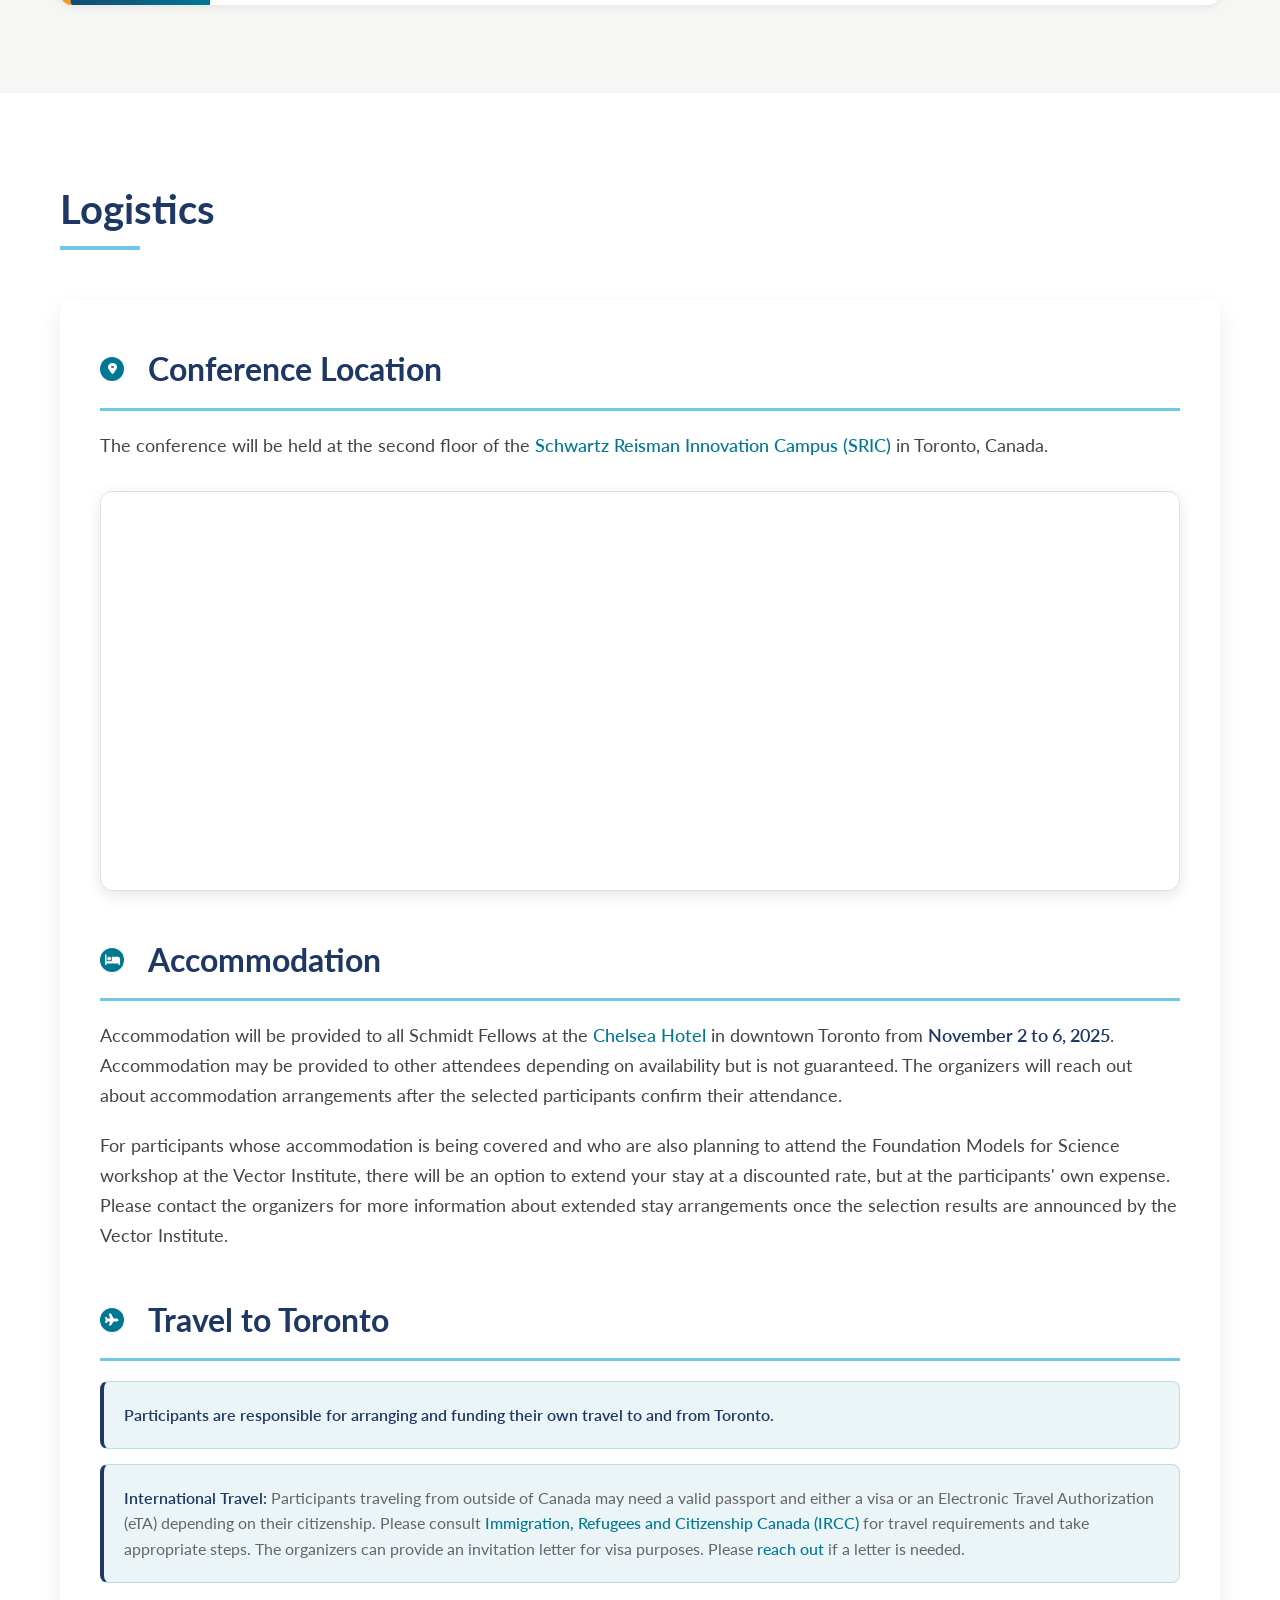
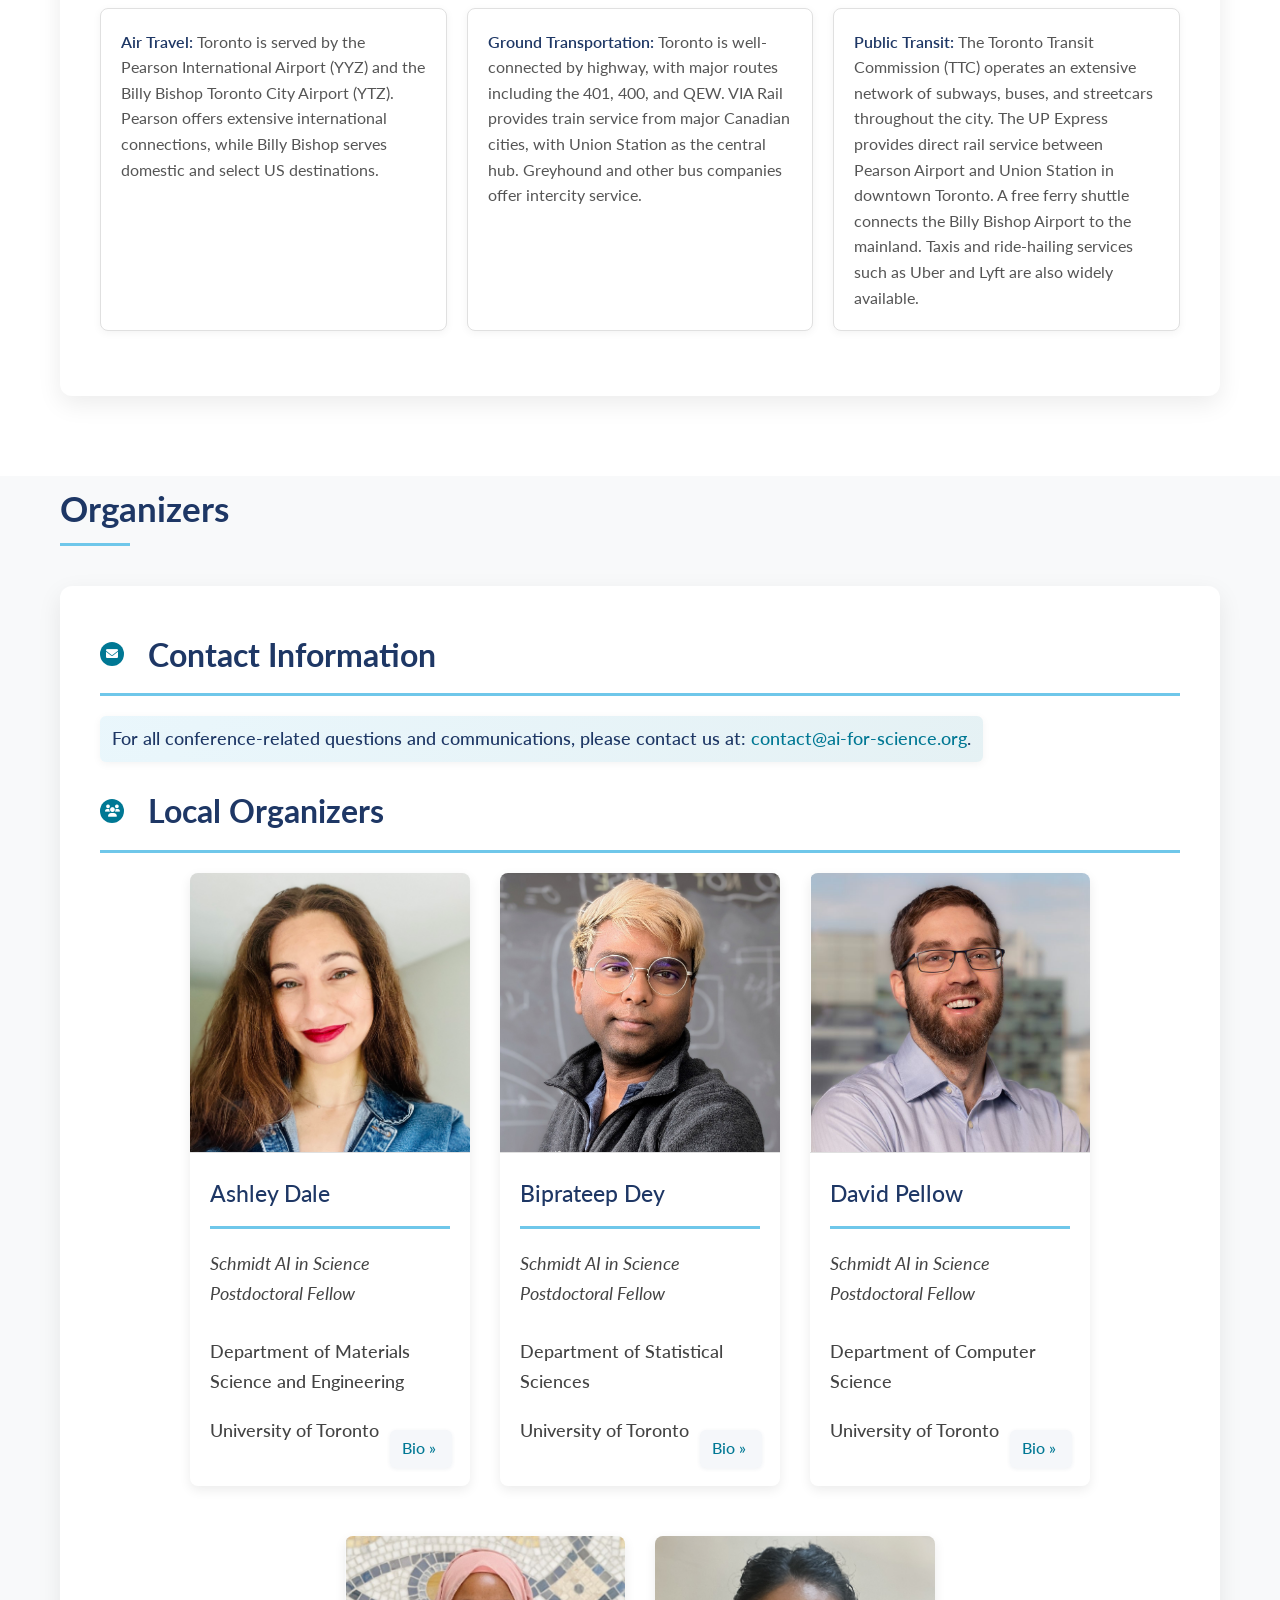
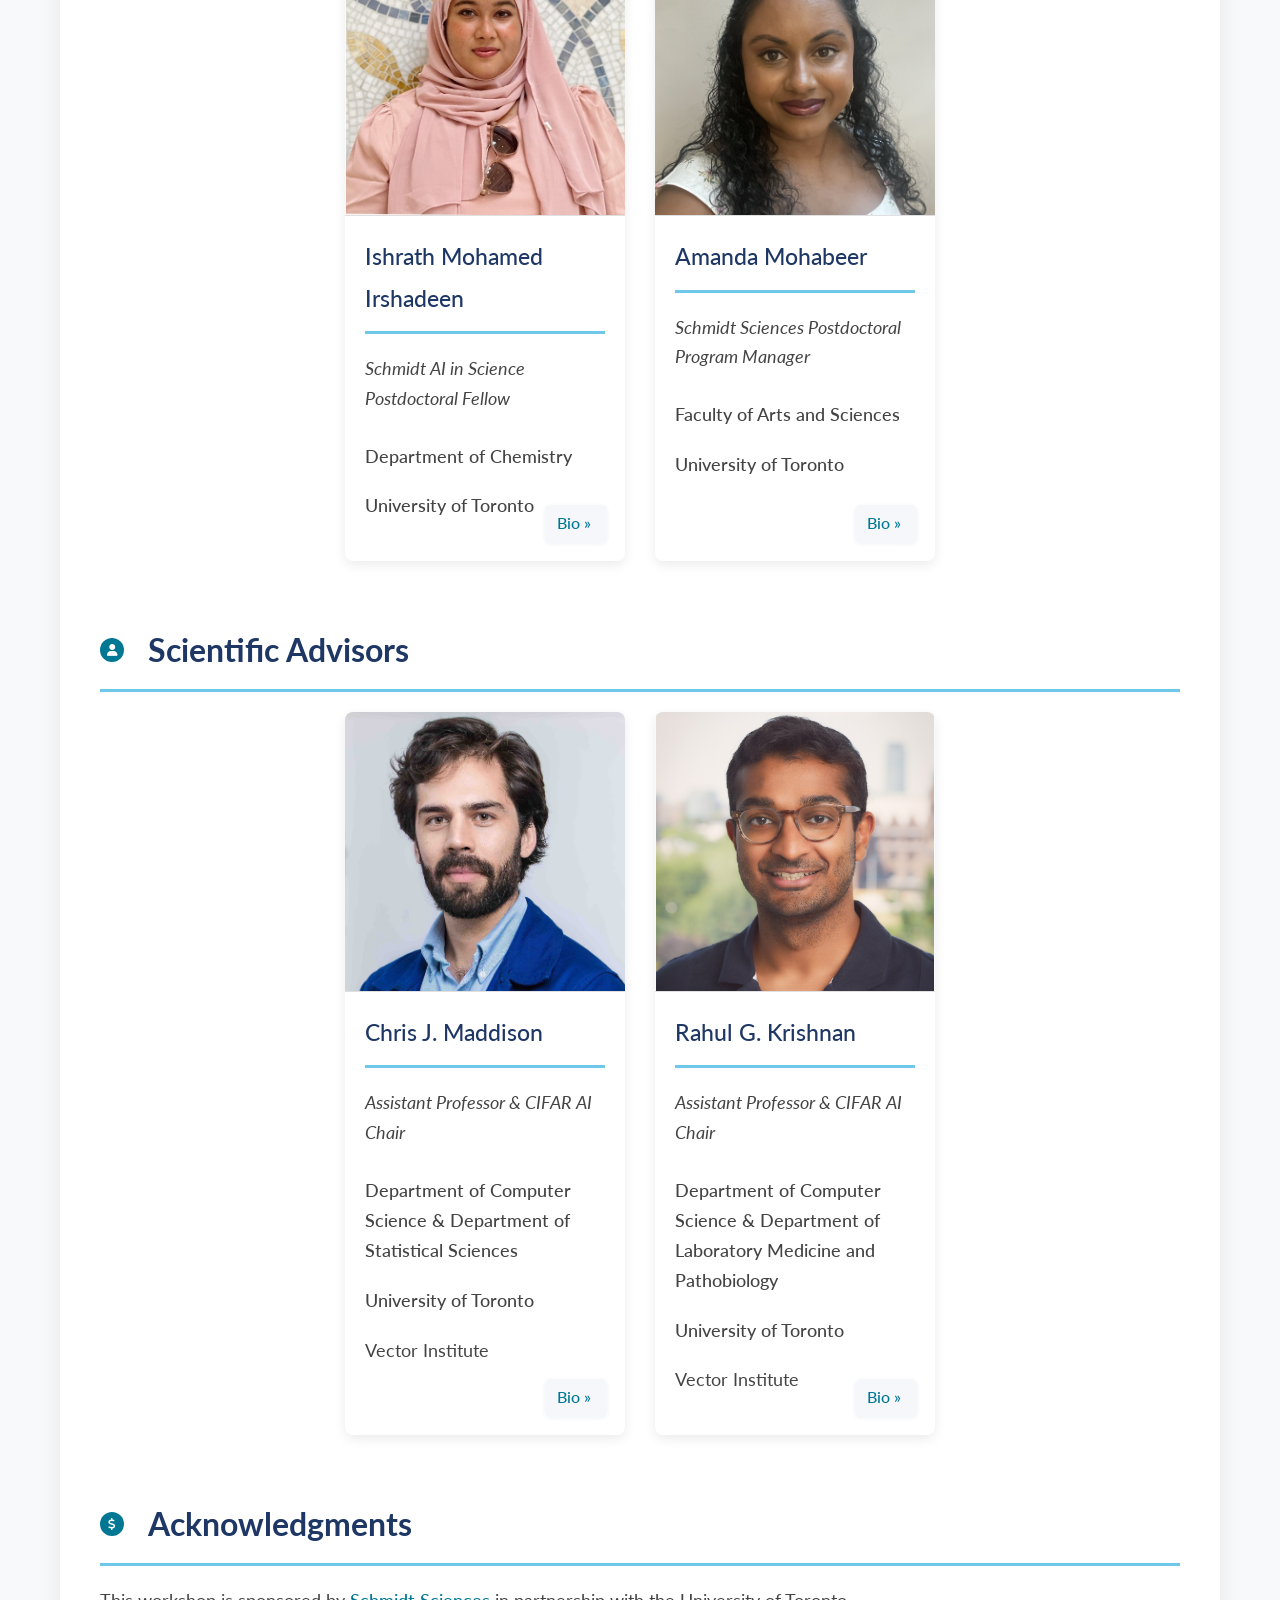
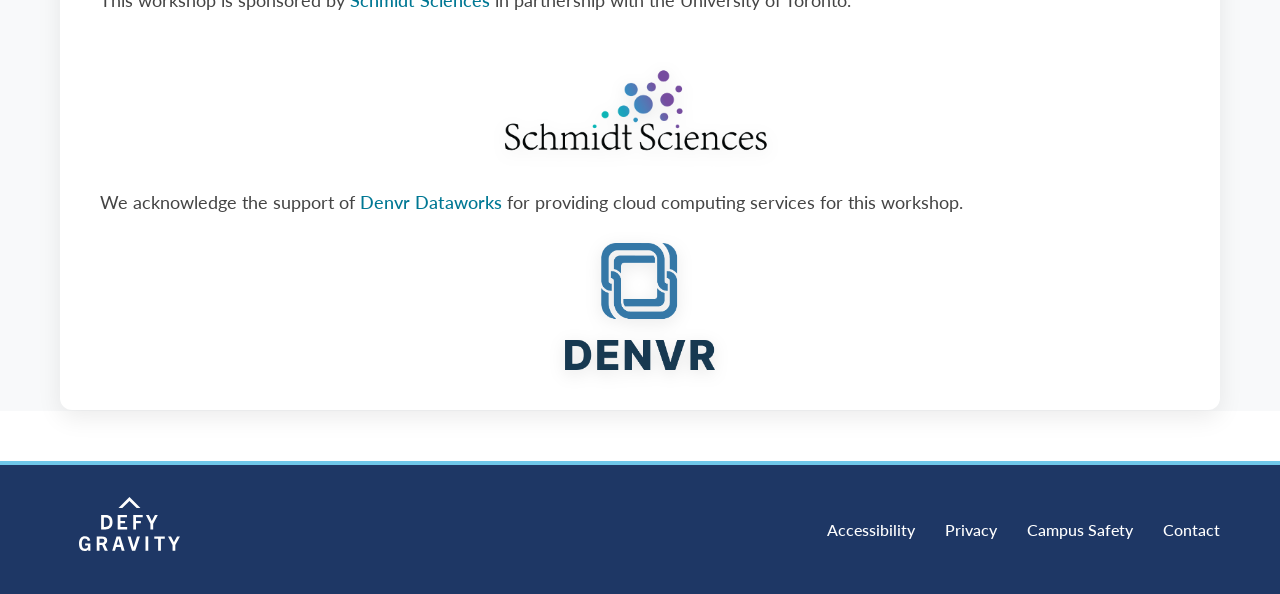
<file: 2025/index.html>
<!DOCTYPE html>
<html lang="en">
  <head>
    <meta charset="UTF-8" />
    <meta name="viewport" content="width=device-width, initial-scale=1.0" />
    <meta
      name="description"
      content="Join the AI Foundation Models for Science Conference in Toronto (Nov 3-5, 2025). Explore cutting-edge AI applications in scientific research, network with experts, and participate in a hands-on hackathon. Sponsored by Schmidt Sciences and the University of Toronto."
    />
    <meta
      name="keywords"
      content="AI for Science, Foundation Models, Scientific Research, Machine Learning, Deep Learning, Hackathon, Conference, Workshop, University of Toronto, Schmidt Sciences, AI in Science, Toronto Events"
    />
    <meta name="robots" content="index, follow" />
    <link rel="canonical" href="https://ai-for-science-org.github.io/" />
    <meta
      property="og:title"
      content="AI Foundation Models for Science Conference 2025"
    />
    <meta
      property="og:description"
      content="Explore cutting-edge AI applications in scientific research at the AI Foundation Models for Science Conference in Toronto (Nov 3-5, 2025). Network, learn, and innovate."
    />
    <meta property="og:type" content="website" />
    <meta property="og:url" content="https://ai-for-science-org.github.io/" />
    <meta
      property="og:image"
      content="https://ai-for-science-org.github.io/imgs/homepage_banner.jpeg"
    />
    <meta
      property="og:site_name"
      content="AI Foundation Models for Science Conference"
    />
    <meta name="twitter:card" content="summary_large_image" />
    <meta
      name="twitter:title"
      content="AI Foundation Models for Science Conference 2025"
    />
    <meta
      name="twitter:description"
      content="Join us for the AI Foundation Models for Science Conference in Toronto (Nov 3-5, 2025). Discover AI's role in science, network, and participate in a hackathon."
    />
    <meta
      name="twitter:image"
      content="https://ai-for-science-org.github.io/imgs/homepage_banner.jpeg"
    />
    <link
      href="https://fonts.googleapis.com/css2?family=Lato:wght@400;700&display=swap"
      rel="stylesheet"
    />
    <title>AI Foundation Models for Science Workshop 2025</title>
    <link rel="stylesheet" href="styles.css" />
    <link
      rel="stylesheet"
      href="https://cdnjs.cloudflare.com/ajax/libs/font-awesome/6.0.0/css/all.min.css"
    />
  </head>
  <body>
    <div class="top-header">
      <a
        href="https://www.utoronto.ca"
        target="_blank"
        class="top-header-logo-link"
      >
        <img
          src="imgs/uoft_logo.png"
          alt="University of Toronto Logo"
          class="top-header-logo"
        />
      </a>
      <button class="mobile-menu-toggle" aria-label="Toggle navigation menu">
        <span></span>
        <span></span>
        <span></span>
      </button>
      <nav class="top-header-nav">
        <ul>
          <li><a href="#about">About</a></li>
          <li><a href="#schedule-start">Schedule</a></li>
          <li><a href="#logistics">Logistics</a></li>
          <li><a href="#organizers">Organizers</a></li>
        </ul>
      </nav>
    </div>

    <!-- Floating Section Navigation -->
    <div class="floating-nav" id="floating-nav">
      <div class="floating-nav-toggle" id="floating-nav-toggle">
        <i class="fas fa-list"></i>
      </div>
      <div class="floating-nav-content" id="floating-nav-content">
        <div class="floating-nav-section" id="about-nav" style="display: none">
          <h4>About</h4>
          <ul>
            <li>
              <a href="#about-foundation-models"
                >What are AI Foundation Models?</a
              >
            </li>
            <li><a href="#about-what-to-expect">What to Expect</a></li>
            <li><a href="#about-why-attend">Why Attend</a></li>
            <li><a href="#about-expectations">What We Expect</a></li>
            <li>
              <a href="#about-vector-workshop">Vector Institute Workshop</a>
            </li>
          </ul>
        </div>
        <div
          class="floating-nav-section"
          id="logistics-nav"
          style="display: none"
        >
          <h4>Logistics</h4>
          <ul>
            <li><a href="#logistics-location">Conference Location</a></li>
            <li><a href="#logistics-accommodation">Accommodation</a></li>
            <li><a href="#logistics-travel">Travel to Toronto</a></li>
          </ul>
        </div>
        <div
          class="floating-nav-section"
          id="organizers-nav"
          style="display: none"
        >
          <h4>Organizers</h4>
          <ul>
            <li><a href="#organizers-contact">Contact Information</a></li>
            <li><a href="#organizers-local">Local Organizers</a></li>
            <li><a href="#organizers-advisors">Scientific Advisors</a></li>
            <li><a href="#organizers-funding">Funding Acknowledgment</a></li>
          </ul>
        </div>
      </div>
    </div>

    <header>
      <img
        src="imgs/homepage_banner.jpeg"
        alt="Conference Banner"
        class="banner"
      />
      <div class="banner-title">
        <picture>
          <source
            srcset="imgs/Foundation Models for Science_Logo-Vertical White.png"
            media="(max-width: 700px)"
          />
          <img
            src="imgs/Foundation Models for Science_Logo-Horizontal White_2x.png"
            alt="AI Foundation Models for Science Conference Logo"
            class="adaptive-logo"
          />
        </picture>
        <p class="subtitle">
          Workshop at the University of Toronto | November 3-5, 2025
        </p>
        <div class="banner-links">
          <a href="#schedule-start" class="banner-link">Schedule</a>
          <span class="banner-sep">|</span>
          <a
            href="https://github.com/ai-for-science-org/tutorials"
            target="_blank"
            rel="noopener"
            class="banner-link"
            >Tutorials</a
          >
        </div>
      </div>
    </header>

    <main>
      <section id="about" class="section section-light-bg">
        <div class="container">
          <h2 class="section-title">About the Workshop</h2>
          <div class="about-sections">
            <div class="about-subsection">
              <h3 class="about-subsection-heading" id="about-foundation-models">
                <i class="fas fa-brain"></i> What are AI Foundation Models?
              </h3>
              <p>
                AI foundation models are large-scale machine learning models
                trained on vast amounts of data that can be adapted for a wide
                range of downstream tasks. In science, foundation models are
                increasingly being used to accelerate discovery across domains
                like drug design, materials science, climate modeling, and
                genomics by leveraging their ability to understand complex
                patterns and relationships in data.
              </p>
            </div>

            <div class="about-subsection">
              <h3 class="about-subsection-heading" id="about-what-to-expect">
                <i class="fas fa-lightbulb"></i> What to Expect from This
                Workshop
              </h3>
              <p>
                This three-day hands-on workshop in Toronto will explore how AI
                foundation models can solve interdisciplinary scientific
                problems. The workshop will feature keynote and participant
                lectures, interactive tutorials, and a hackathon, all alongside
                a social program. Tutorial and hackathon topics will be tailored
                to participants' interests and experience – let us know in the
                application form! You will gain practical experience with
                cutting-edge AI tools and techniques while collaborating with
                researchers from diverse scientific backgrounds.
              </p>
            </div>

            <div class="about-subsection">
              <h3 class="about-subsection-heading" id="about-why-attend">
                <i class="fas fa-star"></i> Why Attend This Workshop?
              </h3>
              <p>
                This workshop offers a unique opportunity to learn how
                foundation models can accelerate scientific discovery across
                disciplines. You will network with leading researchers, gain
                hands-on experience with state-of-the-art AI tools, and explore
                cross-disciplinary applications that could transform your
                research approach. Set in Toronto—a vibrant multicultural city
                and global AI research hub—you will be learning at the
                University of Toronto, where the modern AI revolution began.
                This workshop provides an ideal platform to connect with
                experts, share innovative ideas, and collaborate on cutting-edge
                solutions to scientific challenges while building lasting
                professional relationships that extend beyond the event.
              </p>
            </div>

            <div class="about-subsection">
              <h3 class="about-subsection-heading" id="about-expectations">
                <i class="fas fa-users"></i> What Do We Expect from the
                Participants?
              </h3>
              <p>
                We are seeking participants with diverse scientific backgrounds
                interested in learning and applying cross-domain AI solutions.
                Researchers who currently use or plan to use foundation models
                to unlock new insights in scientific research are particularly
                encouraged to apply. Proficiency in Python and a deep learning
                framework (PyTorch, TensorFlow, JAX) is expected, though various
                levels of familiarity with foundation models are welcome. Ideal
                candidates will possess technical programming abilities,
                domain-specific knowledge, and an interest in working on
                scientific use cases that may not directly relate to their
                current research.
              </p>
            </div>

            <div class="about-subsection">
              <h3 class="about-subsection-heading" id="about-vector-workshop">
                <i class="fas fa-graduation-cap"></i> Continue your AI for
                science journey with the Vector Institute!
              </h3>
              <p>
                Participants of this workshop will have the opportunity to
                attend
                <a
                  href="https://vectorinstitute.ai/"
                  target="_blank"
                  rel="noopener"
                  >Vector Institute's</a
                >
                symposium on foundation models for science held right after this
                workshop on <strong>November 6, 2025</strong>. This
                event will dive deeper into cutting-edge research on AI
                foundation models and their applications in scientific research
                through a series of talks and poster presentations. Indicate
                your interest in attending this workshop in the application
                form, and we will reach out with more details.
              </p>
            </div>
          </div>
        </div>
      </section>

      <section id="schedule" class="section section-mid-bg">
        <div class="container">
          <h2 class="section-title">Workshop Schedule</h2>
          <p class="tentative-schedule-note">
            <strong
              ><em
                >Note: The times mentioned are in Toronto local time (Eastern
                Standard Time)</em
              ></strong
            >
          </p>
          <div class="schedule-subsections">
            <div class="keynote-speaker-box">
              <div class="schedule-subsection">
                <h3
                  class="schedule-subsection-heading"
                  id="schedule-keynote-speakers"
                >
                  <i class="fas fa-microphone"></i> Keynote Speakers
                </h3>
                <div class="organizers-grid" style="margin-top: 1.5em">
                  <div class="keynote-speaker-card">
                    <img
                      src="imgs/Chris_Sutton.png"
                      alt="Chris Sutton"
                      class="keynote-speaker-photo"
                    />
                    <div class="keynote-speaker-info">
                      <h3>
                        <a
                          href="https://acceleration.utoronto.ca/researcher/chris-sutton"
                          target="_blank"
                          rel="noopener"
                          >Chris Sutton</a
                        >
                      </h3>
                      <p class="keynote-speaker-title">
                        Senior Staff Scientist
                      </p>
                      <div class="keynote-speaker-affiliation">
                        <p class="keynote-speaker-department">
                          Acceleration Consortium, University of Toronto
                        </p>
                      </div>
                    </div>
                    <a href="#" class="keynote-bio-link" onclick="openKeynoteBio(event, 'chris')">Bio »</a>
                  </div>
                  <div class="keynote-speaker-card">
                    <img
                      src="imgs/Albi_Celaj.jpeg"
                      alt="Albi Celaj"
                      class="keynote-speaker-photo"
                    />
                    <div class="keynote-speaker-info">
                      <h3>
                        <a
                          href="https://www.deepgenomics.com/AI-Platform/"
                          target="_blank"
                          rel="noopener"
                          >Albi Celaj</a
                        >
                      </h3>
                      <p class="keynote-speaker-title">
                        Director and Head of ML Research
                      </p>
                      <div class="keynote-speaker-affiliation">
                        <p class="keynote-speaker-department">Deep Genomics</p>
                        <p class="keynote-speaker-department"></p>
                      </div>
                    </div>
                    <a href="#" class="keynote-bio-link" onclick="openKeynoteBio(event, 'albi')">Bio »</a>
                  </div>
                  </div>
                  </div>
                </div>
              </div>
            <div id="schedule-start" class="schedule-tabs">
              <button class="tab-btn active" data-day="day1-new">
                Day 1 (Nov 3)
              </button>
              <button class="tab-btn" data-day="day2-new">Day 2 (Nov 4)</button>
              <button class="tab-btn" data-day="day3-new">Day 3 (Nov 5)</button>
            </div>

            <div class="schedule-legend">
              <div class="legend-item">
                <div class="legend-color keynote-color"></div>
                <span>Keynotes & Presentations</span>
              </div>
              <div class="legend-item">
                <div class="legend-color tutorial-color"></div>
                <span>Tutorials & Hackathons</span>
              </div>
              <div class="legend-item">
                <div class="legend-color social-color"></div>
                <span>Social & Networking</span>
              </div>
              <div class="legend-item">
                <div class="legend-color break-color"></div>
                <span>Breaks & Meals</span>
              </div>
            </div>

            <div id="day1-new" class="schedule-content active">
              <div class="schedule-item break">
                <div class="time">9:00 AM</div>
                <div class="details">
                  <h3>Breakfast &amp; Registration</h3>
                </div>
              </div>
              <div class="schedule-item keynote">
                <div class="time">9:30 AM</div>
                <div class="details">
                  <h3>Opening Remarks &amp; Logistics</h3>
                </div>
              </div>
              <div class="schedule-item keynote">
                <div class="time">10:00 AM</div>
                <div class="details">
                  <h3>
                    Keynote 1: "Foundation Models for Genome Biology and Drug
                    Discovery" by Albi Celaj
                  </h3>
                </div>
              </div>
              <div class="schedule-item break">
                <div class="time">11:00 AM</div>
                <div class="details">
                  <h3>Morning Break</h3>
                </div>
              </div>
              <div class="schedule-item tutorial">
                <div class="time">11:15 AM</div>
                <div class="details">
                  <h3>
                    Tutorial 1: Introduction to Foundation Models and the
                    Hackathon Compute Platform
                  </h3>
                </div>
              </div>
              <div class="schedule-item break">
                <div class="time">12:30 PM</div>
                <div class="details">
                  <h3>Lunch</h3>
                </div>
              </div>
              <div class="schedule-item tutorial">
                <div class="time">1:30 PM</div>
                <div class="details">
                  <h3>
                    Tutorial 2: Using Foundation Models for Your Specific Tasks
                  </h3>
                </div>
              </div>
              <div class="schedule-item break">
                <div class="time">2:45 PM</div>
                <div class="details">
                  <h3>Afternoon Break</h3>
                </div>
              </div>
              <div class="schedule-item social">
                <div class="time">3:00 PM</div>
                <div class="details">
                  <h3>Team Formation and Ice-Breaker</h3>
                </div>
              </div>
              <div class="schedule-item tutorial">
                <div class="time">3:30 PM</div>
                <div class="details">
                  <h3>
                    Tutorial 3: Uncertainty Quantification for Foundation Models
                  </h3>
                </div>
              </div>
              <div class="schedule-item social">
                <div class="time">4:30 PM</div>
                <div class="details">
                  <h3>
                    Head out for the CN Tower
                    <a
                      class="map-link"
                      href="https://www.google.com/maps/search/?api=1&query=CN+Tower+Toronto"
                      target="_blank"
                      rel="noopener"
                      aria-label="Open CN Tower in Google Maps"
                    >
                      <span class="map-text"
                        >(<i
                          class="fas fa-map-marker-alt"
                          aria-hidden="true"
                        ></i
                        >&nbsp;Map)</span
                      >
                    </a>
                  </h3>
                </div>
              </div>
              <div class="schedule-item social">
                <div class="time">5:15 PM</div>
                <div class="details">
                  <h3>
                    Dinner and Sightseeing at the CN Tower
                    <a
                      class="map-link"
                      href="https://www.google.com/maps/search/?api=1&query=CN+Tower+Toronto"
                      target="_blank"
                      rel="noopener"
                      aria-label="Open CN Tower in Google Maps"
                    >
                      <span class="map-text"
                        >(<i
                          class="fas fa-map-marker-alt"
                          aria-hidden="true"
                        ></i
                        >&nbsp;Map)</span
                      >
                    </a>
                  </h3>
                </div>
              </div>
            </div>

            <div id="day2-new" class="schedule-content">
              <div class="schedule-item break">
                <div class="time">9:00 AM</div>
                <div class="details">
                  <h3>Breakfast</h3>
                </div>
              </div>
              <div class="schedule-item keynote">
                <div class="time">10:00 AM</div>
                <div class="details">
                  <h3>
                    Keynote 2: "Foundation Models for Atomistic Systems" by
                    Chris Sutton
                  </h3>
                </div>
              </div>
              <div class="schedule-item break">
                <div class="time">11:00 AM</div>
                <div class="details">
                  <h3>Morning Break</h3>
                </div>
              </div>
              <div class="schedule-item tutorial">
                <div class="time">11:15 AM</div>
                <div class="details">
                  <h3>
                    Tutorial 4: Interpreting What a Foundation Model Has Learnt
                  </h3>
                </div>
              </div>
              <div class="schedule-item break">
                <div class="time">12:30 PM</div>
                <div class="details">
                  <h3>Lunch</h3>
                </div>
              </div>
              <div class="schedule-item tutorial">
                <div class="time">1:30 PM</div>
                <div class="details">
                  <h3>Hackathon Kickoff and Project Conceptualization</h3>
                </div>
              </div>
              <div class="schedule-item break">
                <div class="time">2:45 PM</div>
                <div class="details">
                  <h3>Afternoon Break</h3>
                </div>
              </div>
              <div class="schedule-item social">
                <div class="time">3:00 PM</div>
                <div class="details">
                  <h3>Group Photo</h3>
                </div>
              </div>
              <div class="schedule-item tutorial">
                <div class="time">3:30 PM</div>
                <div class="details">
                  <h3>Hackathon Continues: First Push to GitHub</h3>
                </div>
              </div>
              <div class="schedule-item social">
                <div class="time">5:15 PM</div>
                <div class="details">
                  <h3>
                    Head out to the Rec Room Toronto Roundhouse
                    <a
                      class="map-link"
                      href="https://www.google.com/maps/search/?api=1&query=Rec+Room+Toronto+Roundhouse"
                      target="_blank"
                      rel="noopener"
                      aria-label="Open Rec Room Toronto Roundhouse in Google Maps"
                    >
                      <span class="map-text"
                        >(<i
                          class="fas fa-map-marker-alt"
                          aria-hidden="true"
                        ></i
                        >&nbsp;Map)</span
                      >
                    </a>
                  </h3>
                </div>
              </div>
              <div class="schedule-item social">
                <div class="time">5:45 PM</div>
                <div class="details">
                  <h3>
                    Dinner, Drinks and Team Games at the Rec Room Toronto
                    Roundhouse
                    <a
                      class="map-link"
                      href="https://www.google.com/maps/search/?api=1&query=Rec+Room+Toronto+Roundhouse"
                      target="_blank"
                      rel="noopener"
                      aria-label="Open Rec Room Toronto Roundhouse in Google Maps"
                    >
                      <span class="map-text"
                        >(<i
                          class="fas fa-map-marker-alt"
                          aria-hidden="true"
                        ></i
                        >&nbsp;Map)</span
                      >
                    </a>
                  </h3>
                </div>
              </div>
            </div>

            <div id="day3-new" class="schedule-content">
              <div class="schedule-item break">
                <div class="time">9:00 AM</div>
                <div class="details">
                  <h3>Breakfast</h3>
                </div>
              </div>
              <div class="schedule-item keynote">
                <div class="time">10:00 AM</div>
                <div class="details has-participant-list">
                  <h3>Participant Talks</h3>
                  <ul class="participant-list">
                    <li>Automated Pipelines for Quantifying Memory Recall — Ryan Yeung</li>
                    <li>Foundation Models for the Electric Power Grid — Zhirui Liang</li>
                    <li>Foundation Models in Liver Transplantation: Potential and Challenges — Soumita Ghosh</li>
                    <li>Need of Foundation Models for Agriculture Practice — Taniya Kapoor</li>
                  </ul>
                </div>
              </div>
              <div class="schedule-item break">
                <div class="time">11:00 AM</div>
                <div class="details">
                  <h3>Morning Break</h3>
                </div>
              </div>
              <div class="schedule-item tutorial">
                <div class="time">11:15 AM</div>
                <div class="details">
                  <h3>Hackathon: Check-In with Tutors</h3>
                </div>
              </div>
              <div class="schedule-item break">
                <div class="time">12:30 PM</div>
                <div class="details">
                  <h3>Lunch</h3>
                </div>
              </div>
              <div class="schedule-item">
                <div class="time">1:30 PM</div>
                <div class="details">
                  <h3>Hackathon Wrap-Up: Push Final Code to GitHub</h3>
                </div>
              </div>
              <div class="schedule-item break">
                <div class="time">2:45 PM</div>
                <div class="details">
                  <h3>Afternoon Break</h3>
                </div>
              </div>
              <div class="schedule-item tutorial">
                <div class="time">3:00 PM</div>
                <div class="details">
                  <h3>Hackathon: Make 1-Slide Summary</h3>
                </div>
              </div>
              <div class="schedule-item keynote">
                <div class="time">3:30 PM</div>
                <div class="details">
                  <h3>Hackathon Summary Presentations</h3>
                </div>
              </div>
              <div class="schedule-item keynote">
                <div class="time">4:15 PM</div>
                <div class="details">
                  <h3>Hackathon Prize Distribution</h3>
                </div>
              </div>
              <div class="schedule-item keynote">
                <div class="time">4:30 PM</div>
                <div class="details">
                  <h3>Closing Remarks by Lisa Strug</h3>
                </div>
              </div>
              <div class="schedule-item social">
                <div class="time">5:45 PM</div>
                <div class="details">
                  <h3>
                    Head Out to Pogue Mahone
                    <a
                      class="map-link"
                      href="https://www.google.com/maps/search/?api=1&query=Pogue+Mahone+Toronto"
                      target="_blank"
                      rel="noopener"
                      aria-label="Open Pogue Mahone in Google Maps"
                    >
                      <span class="map-text"
                        >(<i
                          class="fas fa-map-marker-alt"
                          aria-hidden="true"
                        ></i
                        >&nbsp;Map)</span
                      >
                    </a>
                  </h3>
                </div>
              </div>
              <div class="schedule-item social">
                <div class="time">6:00 PM</div>
                <div class="details">
                  <h3>
                    Drinks and Dinner at Pogue Mahone
                    <a
                      class="map-link"
                      href="https://www.google.com/maps/search/?api=1&query=Pogue+Mahone+Toronto"
                      target="_blank"
                      rel="noopener"
                      aria-label="Open Pogue Mahone in Google Maps"
                    >
                      <span class="map-text"
                        >(<i
                          class="fas fa-map-marker-alt"
                          aria-hidden="true"
                        ></i
                        >&nbsp;Map)</span
                      >
                    </a>
                  </h3>
                </div>
              </div>
            </div>
          </div>
        </div>
      </section>

      <section id="logistics" class="section section-light-bg">
        <div class="container">
          <h2 class="section-title">Logistics</h2>
          <div class="logistics-content">
            <h3 class="logistics-location-heading" id="logistics-location">
              <i class="fas fa-map-marker-alt"></i> Conference Location
            </h3>
            <p>
              The conference will be held at the second floor of the
              <strong>
                <a
                  href="https://sric.utoronto.ca/"
                  target="_blank"
                  rel="noopener"
                >
                  Schwartz Reisman Innovation Campus (SRIC)
                </a>
              </strong>
              in Toronto, Canada.
            </p>
            <div class="map-container">
              <iframe
                src="https://www.google.com/maps/embed?pb=!1m18!1m12!1m3!1d2886.4152844332293!2d-79.39172032425849!3d43.66033225197023!2m3!1f0!2f0!3f0!3m2!1i1024!2i768!4f13.1!3m3!1m2!1s0x882b34b7c83aaaab%3A0xbf20255b53811677!2sU%20of%20T%3A%20Schwartz%20Reisman%20Innovation%20Campus!5e0!3m2!1sen!2sca!4v1749245986728!5m2!1sen!2sca"
                width="100%"
                height="100%"
                style="border: 0"
                allowfullscreen=""
                loading="lazy"
                referrerpolicy="no-referrer-when-downgrade"
                title="Schwartz Reisman Innovation Campus Location"
              ></iframe>
            </div>

            <h3
              class="logistics-accommodation-heading"
              id="logistics-accommodation"
            >
              <i class="fas fa-bed"></i> Accommodation
            </h3>
            <div class="clean-light-gray-box">
              <p>
                Accommodation will be provided to all Schmidt Fellows at the
                <strong>
                  <a
                    href="https://www.chelseatoronto.com/"
                    target="_blank"
                    rel="noopener"
                  >
                    Chelsea Hotel
                  </a>
                </strong>
                in downtown Toronto from
                <strong>November 2 to 6, 2025</strong>. Accommodation may be
                provided to other attendees depending on availability but is not
                guaranteed. The organizers will reach out about accommodation
                arrangements after the selected participants confirm their
                attendance.
              </p>
              <p>
                For participants whose accommodation is being covered and who
                are also planning to attend the Foundation Models for Science
                workshop at the Vector Institute, there will be an option to
                extend your stay at a discounted rate, but at
                the participants' own expense. Please contact the organizers for
                more information about extended stay arrangements once the
                selection results are announced by the Vector Institute.
              </p>
            </div>

            <h3 class="logistics-travel-heading" id="logistics-travel">
              <i class="fas fa-plane"></i> Travel to Toronto
            </h3>
            <div class="visa-info">
              <p>
                <strong
                  >Participants are responsible for arranging and funding their
                  own travel to and from Toronto.</strong
                >
              </p>
            </div>

            <div class="visa-info">
              <p>
                <strong>International Travel:</strong> Participants traveling
                from outside of Canada may need a valid passport and either a
                visa or an Electronic Travel Authorization (eTA) depending on
                their citizenship. Please consult
                <a
                  href="https://www.canada.ca/en/immigration-refugees-citizenship/services/visit-canada.html"
                  target="_blank"
                  rel="noopener"
                >
                  Immigration, Refugees and Citizenship Canada (IRCC)
                </a>
                for travel requirements and take appropriate steps. The
                organizers can provide an invitation letter for visa purposes.
                Please
                <a href="mailto:contact@ai-for-science.org">reach out</a> if a
                letter is needed.
              </p>
            </div>

            <div class="transport-grid">
              <div class="transport-item">
                <p>
                  <strong>Air Travel:</strong> Toronto is served by the Pearson
                  International Airport (YYZ) and the Billy Bishop Toronto City
                  Airport (YTZ). Pearson offers extensive international
                  connections, while Billy Bishop serves domestic and select US
                  destinations.
                </p>
              </div>
              <div class="transport-item">
                <p>
                  <strong>Ground Transportation:</strong> Toronto is
                  well-connected by highway, with major routes including the
                  401, 400, and QEW. VIA Rail provides train service from major
                  Canadian cities, with Union Station as the central hub.
                  Greyhound and other bus companies offer intercity service.
                </p>
              </div>
              <div class="transport-item">
                <p>
                  <strong>Public Transit:</strong> The Toronto Transit
                  Commission (TTC) operates an extensive network of subways,
                  buses, and streetcars throughout the city. The UP Express
                  provides direct rail service between Pearson Airport and Union
                  Station in downtown Toronto. A free ferry shuttle connects the
                  Billy Bishop Airport to the mainland. Taxis and ride-hailing
                  services such as Uber and Lyft are also widely available.
                </p>
              </div>
            </div>
            <!-- Additional logistics information can be added here -->
          </div>
        </div>
      </section>

      <section id="organizers" class="section section-light-bg">
        <div class="container">
          <h2 class="section-title">Organizers</h2>

          <div class="organizers-content">
            <div class="contact-section">
              <h3 class="contact-information-heading" id="organizers-contact">
                <i class="fas fa-envelope"></i> Contact Information
              </h3>
              <p>
                <span class="highlight-text"
                  >For all conference-related questions and communications,
                  please contact us at:
                  <a href="mailto:contact@ai-for-science.org"
                    >contact@ai-for-science.org</a
                  >.</span
                >
              </p>
            </div>

            <div class="organizer-tier">
              <h3 class="local-organizers-heading" id="organizers-local">
                <i class="fas fa-users"></i> Local Organizers
              </h3>
              <div class="organizers-grid">
                <div class="organizer-card">
                  <img
                    src="imgs/Ashley_Dale.jpg"
                    alt="Ashley Dale"
                    class="organizer-photo"
                  />
                  <div class="organizer-info">
                    <h3>
                      <a
                        href="https://daleas0120.github.io/"
                        target="_blank"
                        rel="noopener"
                        >Ashley Dale</a
                      >
                    </h3>
                    <p class="organizer-title">
                      Schmidt AI in Science Postdoctoral Fellow
                    </p>
                    <div class="organizer-affiliation">
                      <p class="organizer-department">
                        Department of Materials Science and Engineering
                      </p>
                      <p class="organizer-university">University of Toronto</p>
                    </div>
                  </div>
                  <a href="#" class="organizer-bio-link" data-organizer="ashley" onclick="openOrganizerBio(event, 'ashley')">Bio »</a>
                </div>

                <div class="organizer-card">
                  <img
                    src="imgs/Biprateep_Dey.jpg"
                    alt="Biprateep Dey"
                    class="organizer-photo"
                  />
                  <div class="organizer-info">
                    <h3>
                      <a
                        href="https://biprateep.de/"
                        target="_blank"
                        rel="noopener"
                        >Biprateep Dey</a
                      >
                    </h3>
                    <p class="organizer-title">
                      Schmidt AI in Science Postdoctoral Fellow
                    </p>
                    <div class="organizer-affiliation">
                      <p class="organizer-department">
                        Department of Statistical Sciences
                      </p>
                      <p class="organizer-university">University of Toronto</p>
                    </div>
                  </div>
                  <a href="#" class="organizer-bio-link" data-organizer="biprateep" onclick="openOrganizerBio(event, 'biprateep')">Bio »</a>
                </div>

                <div class="organizer-card">
                  <img
                    src="imgs/David_Pellow.jpg"
                    alt="David Pellow"
                    class="organizer-photo"
                  />
                  <div class="organizer-info">
                    <h3>
                      <a
                        href="https://dpellow.github.io/"
                        target="_blank"
                        rel="noopener"
                        >David Pellow</a
                      >
                    </h3>
                    <p class="organizer-title">
                      Schmidt AI in Science Postdoctoral Fellow
                    </p>
                    <div class="organizer-affiliation">
                      <p class="organizer-department">
                        Department of Computer Science
                      </p>
                      <p class="organizer-university">University of Toronto</p>
                    </div>
                  </div>
                  <a href="#" class="organizer-bio-link" data-organizer="david" onclick="openOrganizerBio(event, 'david')">Bio »</a>
                </div>

                <div class="organizer-card">
                  <img
                    src="imgs/Ishrath_Mohamed_Irshadeen.jpeg"
                    alt="Ishrath Mohamed Irshadeen"
                    class="organizer-photo"
                  />
                  <div class="organizer-info">
                    <h3>
                      <a
                        href="https://www.linkedin.com/in/ishrathmohamedirshadeen/"
                        target="_blank"
                        rel="noopener"
                        >Ishrath Mohamed Irshadeen</a
                      >
                    </h3>
                    <p class="organizer-title">
                      Schmidt AI in Science Postdoctoral Fellow
                    </p>
                    <div class="organizer-affiliation">
                      <p class="organizer-department">
                        Department of Chemistry
                      </p>
                      <p class="organizer-university">University of Toronto</p>
                    </div>
                  </div>
                  <a href="#" class="organizer-bio-link" data-organizer="ishrath" onclick="openOrganizerBio(event, 'ishrath')">Bio »</a>
                </div>

                <div class="organizer-card">
                  <img
                    src="imgs/Amanda_Mohabeer.jpg"
                    alt="Amanda Mohabeer"
                    class="organizer-photo"
                  />
                  <div class="organizer-info">
                    <h3>
                      <a
                        href="https://www.linkedin.com/in/amanda-mohabeer"
                        target="_blank"
                        rel="noopener"
                        >Amanda Mohabeer</a
                      >
                    </h3>
                    <p class="organizer-title">
                      Schmidt Sciences Postdoctoral Program Manager
                    </p>
                    <div class="organizer-affiliation">
                      <p class="organizer-department">
                        Faculty of Arts and Sciences
                      </p>
                      <p class="organizer-university">University of Toronto</p>
                    </div>
                  </div>
                  <a href="#" class="organizer-bio-link" data-organizer="amanda" onclick="openOrganizerBio(event, 'amanda')">Bio »</a>
                </div>
              </div>
            </div>

            <div class="organizer-tier">
              <h3 class="scientific-advisors-heading" id="organizers-advisors">
                <i class="fas fa-user"></i> Scientific Advisors
              </h3>
              <div class="organizers-grid">
                <div class="organizer-card">
                  <img
                    src="imgs/Chris_Maddison.jpg"
                    alt="Chris J. Maddison"
                    class="organizer-photo"
                  />
                  <div class="organizer-info">
                    <h3>
                      <a
                        href="https://www.cs.toronto.edu/~cmaddis/"
                        target="_blank"
                        rel="noopener"
                        >Chris J. Maddison</a
                      >
                    </h3>
                    <p class="organizer-title">
                      Assistant Professor & CIFAR AI Chair
                    </p>
                    <div class="organizer-affiliation">
                      <p class="organizer-department">
                        Department of Computer Science & Department of
                        Statistical Sciences
                      </p>
                      <p class="organizer-university">University of Toronto</p>
                      <p class="organizer-institution">Vector Institute</p>
                    </div>
                  </div>
                  <a href="#" class="organizer-bio-link" data-organizer="chris" onclick="openOrganizerBio(event, 'chris')">Bio »</a>
                </div>

                <div class="organizer-card">
                  <img
                    src="imgs/Rahul_Krishnan.jpg"
                    alt="Rahul G. Krishnan"
                    class="organizer-photo"
                  />
                  <div class="organizer-info">
                    <h3>
                      <a
                        href="https://www.cs.toronto.edu/~rahulgk/"
                        target="_blank"
                        rel="noopener"
                        >Rahul G. Krishnan</a
                      >
                    </h3>
                    <p class="organizer-title">
                      Assistant Professor & CIFAR AI Chair
                    </p>
                    <div class="organizer-affiliation">
                      <p class="organizer-department">
                        Department of Computer Science & Department of
                        Laboratory Medicine and Pathobiology
                      </p>
                      <p class="organizer-university">University of Toronto</p>
                      <p class="organizer-institution">Vector Institute</p>
                    </div>
                  </div>
                  <a href="#" class="organizer-bio-link" data-organizer="rahul" onclick="openOrganizerBio(event, 'rahul')">Bio »</a>
                </div>
              </div>
            </div>

            <div class="funding-acknowledgment">
              <h3
                class="funding-acknowledgment-heading"
                id="organizers-funding"
              >
                <i class="fas fa-dollar-sign"></i> Acknowledgments
              </h3>
              <div class="sponsorship-note">
                <p>
                  This workshop is sponsored by
                  <a
                    href="https://schmidtsciences.org/"
                    target="_blank"
                    rel="noopener"
                  >
                    Schmidt Sciences</a
                  >
                  in partnership with the University of Toronto.
                </p>
                <img
                  src="imgs/SchmidtSciences_primary.png"
                  alt="Schmidt Sciences Logo"
                  class="sponsor-logo"
                />
              </div>
              <div class="sponsorship-note">
                <p>
                  We acknowledge the support of  
                  <a
                    href="https://www.denvrdata.com/"
                    target="_blank"
                    rel="noopener"
                  >
                    Denvr Dataworks</a
                  >
                  for providing cloud computing services for this workshop.
                </p>
                <img
                  src="imgs/Denvr-Vertical.png"
                  alt="Denvr Dataworks Logo"
                  class="sponsor-logo denvr-logo"
                  style="width:150px;height:auto;"
                />
              </div>
            </div>
          </div>
        </div>
      </section>
    </main>

    <footer class="uoft-footer">
      <div class="footer-content">
        <div class="footer-logo">
          <a
            href="https://www.utoronto.ca/"
            target="_blank"
            aria-label="University of Toronto"
          >
            <img
              src="imgs/defy_gravity.svg"
              alt="University of Toronto - Defy Gravity"
              class="footer-defy-gravity"
            />
          </a>
        </div>

        <div class="footer-links">
          <ul>
            <li>
              <a href="https://www.utoronto.ca/accessibility" target="_blank">
                Accessibility
              </a>
            </li>
            <li>
              <a href="https://www.utoronto.ca/privacy" target="_blank">
                Privacy
              </a>
            </li>
            <li>
              <a href="https://safety.utoronto.ca/" target="_blank">
                Campus Safety
              </a>
            </li>
            <li>
              <a href="mailto:contact@ai-for-science.org">Contact</a>
            </li>
          </ul>
        </div>
      </div>
    </footer>

    <!-- Keynote Speaker Bio Modal (moved outside card for stability) -->
    <div
      class="keynote-bio-modal"
      id="keynote-bio-modal-chris"
      tabindex="-1"
      aria-hidden="true"
    >
      <div class="keynote-bio-modal-content">
        <button
          class="keynote-bio-close"
          onclick="closeKeynoteBio(event, 'chris')"
          aria-label="Close bio"
        >
          &times;
        </button>
        <h3>Chris Sutton</h3>
        <p>
          Chris received his Ph.D. from the Georgia Institute of Technology
          under the supervision of Jean-Luc Brédas. He then joined the Fritz
          Haber Institute in Berlin, directed by Matthias Scheffler, as an
          Alexander von Humboldt Postdoctoral Fellow. Since 2021, Chris has been
          an Assistant Professor at the University of South Carolina and joined
          the University of Toronto and the Acceleration Consortium since Summer
          2025. Chris’ research combines machine learning (ML) and electronic
          structure methods to enable rapid screening and design of materials
          for energy storage and related technologies.
        </p>
      </div>
    </div>
    <div
      class="keynote-bio-modal"
      id="keynote-bio-modal-albi"
      tabindex="-1"
      aria-hidden="true"
    >
      <div class="keynote-bio-modal-content">
        <button
          class="keynote-bio-close"
          onclick="closeKeynoteBio(event, 'albi')"
          aria-label="Close bio"
        >
          &times;
        </button>
        <h3>Albi Celaj</h3>

        <p>
          Albi Celaj is Director and Head of ML Research at Deep Genomics, where
          he leads the development of foundation models for genomics and RNA
          therapeutics. He has spearheaded major advances in the field of
          foundation models for genomics, including Deep Genomics’ release of
          BigRNA, the world’s first RNA foundation model.
        </p>
        <p>
          For this talk he will be introducing the suite of foundation models at
          Deep Genomics and also presenting FlashRNA, a next-generation
          sequence-to-function model that significantly improves the efficiency
          of transformer architectures in regulatory genomics developed in
          collaboration with the Vector Institute.
        </p>
        
      </div>
    </div>
    <!-- Organizer Bio Modals -->
    <div
      class="organizer-bio-modal"
      id="organizer-bio-modal-chris"
      tabindex="-1"
      aria-hidden="true"
    >
      <div class="organizer-bio-modal-content">
        <button
          class="organizer-bio-close"
          onclick="closeOrganizerBio(event, 'chris')"
          aria-label="Close bio"
        >
          &times;
        </button>
        <h3>Chris J. Maddison</h3>
        <p>
          Chris Maddison is an assistant professor in the Department of Computer
          Science and the Department of Statistical Sciences at the University
          of Toronto. He is a CIFAR AI Chair at the Vector Institute, a member
          of the ELLIS Society, and a faculty affiliate of the Schwartz Reisman
          Institute for Technology and Society. He completed his DPhil at the
          University of Oxford. Maddison previously held a senior research
          scientist position at Google DeepMind and a membership at the
          Institute for Advanced Study in Princeton, NJ. He was an Open
          Philanthropy AI Fellow during his graduate studies, and he received a
          NeurIPS Best Paper Award in 2014. Maddison works on the methodology of
          machine learning with the goal of designing algorithms that can take
          advantage of the natural structure of data, such as evolutionary
          relationships between proteins, to learn more efficiently from
          examples. Maddison developed gradient estimation techniques that are
          now standard tools in the deep learning toolbox, and he was a founding
          member of the AlphaGo project, which was the first computer program to
          defeat a world champion in the game of Go.
        </p>
      </div>
    </div>
    <div
      class="organizer-bio-modal"
      id="organizer-bio-modal-rahul"
      tabindex="-1"
      aria-hidden="true"
    >
      <div class="organizer-bio-modal-content">
        <button
          class="organizer-bio-close"
          onclick="closeOrganizerBio(event, 'rahul')"
          aria-label="Close bio"
        >
          &times;
        </button>
        <h3>Rahul G. Krishnan</h3>
        <p>
          Rahul G. Krishnan is an Assistant Professor of Computer Science and
          Medicine (Laboratory Medicine and Pathobiology) where he holds a Tier
          II Canada Research Chair in Computational Medicine. He is a CIFAR AI
          Chair at the Vector Institute and a member of the Temerty Center for
          Artificial Intelligence in Medicine. He works on deep learning, causal
          inference and machine learning in healthcare. Previously, he was a
          Senior Researcher at Microsoft Research New England. He received his
          MS from New York University and his PhD in Electrical Engineering and
          Computer Science from MIT in 2020.
        </p>
      </div>
    </div>
    <div
      class="organizer-bio-modal"
      id="organizer-bio-modal-ashley"
      tabindex="-1"
      aria-hidden="true"
    >
      <div class="organizer-bio-modal-content">
        <button
          class="organizer-bio-close"
          onclick="closeOrganizerBio(event, 'ashley')"
          aria-label="Close bio"
        >
          &times;
        </button>
        <h3>Ashley Dale</h3>
        <p>
          Ashley Dale researches Trustworthy AI (TAI) and explainable
          uncertainty quantification (xUQ) for scientific machine learning
          applications. She began her journey as a researcher of magnetic
          molecules and a dissector of black box computer vision models; these
          experiences led her to the Schmidt AI for Science Postdoctoral
          fellowship at the University of Toronto. Ashley enjoys testing her
          work in experimental laboratory settings and has recently started
          exploring self-driving labs and machine learning for accelerated
          materials discovery. In the long term, she hopes to have her own
          self-driving laboratory that discovers new magnetic materials. Until
          then, she has the most fun swing dancing, rock climbing, singing
          karaoke, or playing music with friends.
        </p>
      </div>
    </div>
    <div
      class="organizer-bio-modal"
      id="organizer-bio-modal-biprateep"
      tabindex="-1"
      aria-hidden="true"
    >
      <div class="organizer-bio-modal-content">
        <button
          class="organizer-bio-close"
          onclick="closeOrganizerBio(event, 'biprateep')"
          aria-label="Close bio"
        >
          &times;
        </button>
        <h3>Biprateep Dey</h3>
        <p>
          Biprateep develops AI methods grounded in statistical theory to study
          galaxy formation and evolution. His techniques enable reliable
          scientific discovery, offering the speed and flexibility offered by
          modern AI methods while maintaining the rigour expected from
          traditional statistical data analysis. Outside of research, he enjoys
          exploring the city by bike and learning to play the piano.
        </p>
      </div>
    </div>
    <div
      class="organizer-bio-modal"
      id="organizer-bio-modal-david"
      tabindex="-1"
      aria-hidden="true"
    >
      <div class="organizer-bio-modal-content">
        <button
          class="organizer-bio-close"
          onclick="closeOrganizerBio(event, 'david')"
          aria-label="Close bio"
        >
          &times;
        </button>
        <h3>David Pellow</h3>
        <p>
          After finishing his PhD in computational biology, David Pellow moved
          from studying cow gut bacteria to human health. He is excited about
          the potential for machine learning and AI to transform medicine.
          Currently, he works on modelling long-term liver transplant outcomes
          to improve patient care. When not researching, he enjoys reading,
          hiking, and biking with his kids.
        </p>
      </div>
    </div>
    <div
      class="organizer-bio-modal"
      id="organizer-bio-modal-ishrath"
      tabindex="-1"
      aria-hidden="true"
    >
      <div class="organizer-bio-modal-content">
        <button
          class="organizer-bio-close"
          onclick="closeOrganizerBio(event, 'ishrath')"
          aria-label="Close bio"
        >
          &times;
        </button>
        <h3>Ishrath Mohamed Irshadeen</h3>
        <p>
          After earning her PhD in Chemistry from the Queensland University of
          Technology, Ishrath Mohamed Irshadeen brought her interest in
          cross-disciplinary problem solving at the intersection of industry and
          academic research to the University of Toronto as a Schmidt AI in
          Science Postdoctoral Research Fellow. She enjoys combining chemistry
          and machine learning to solve real-world chemistry problems and works
          with diverse, cross-disciplinary teams to deliver well-crafted
          outcomes. When not working with chemicals, she can be found searching
          for new matcha spots, attending pilates classes, or attempting to
          befriend cats.
        </p>
      </div>
    </div>
    <div
      class="organizer-bio-modal"
      id="organizer-bio-modal-amanda"
      tabindex="-1"
      aria-hidden="true"
    >
      <div class="organizer-bio-modal-content">
        <button
          class="organizer-bio-close"
          onclick="closeOrganizerBio(event, 'amanda')"
          aria-label="Close bio"
        >
          &times;
        </button>
        <h3>Amanda Mohabeer</h3>
        <p>
          Amanda Mohabeer is the Schmidt AI in Science Postdoctoral Program
          Manager at the University of Toronto, where she manages strategic
          programming initiatives, budgeting, and administrative tasks. Her
          background includes a diverse set of experiences, including roles in
          research operations, awards administration, and teaching and learning.
          In addition to a Ph.D. in Pathobiology from UofT, she completed the
          Adult Learning and Development Certificate at OISE and is pursuing
          Lean Six Sigma certification. She was the recipient of the 2021 Avrum
          Gotlieb Award for Curriculum Development and Teaching Excellence in
          Training, and is driven by student success initiatives and trainee
          development. When not working on providing the best experience for the
          Schmidt Fellows, Amanda enjoys reading, baking, and working on
          <a href="https://www.beyondthesc.com/" target="_blank" rel="noopener"
            >Beyond the BSc</a
          >—a higher education blog for STEM students.
        </p>
      </div>
    </div>
    <script src="script.js"></script>
  </body>
</html>
</file>
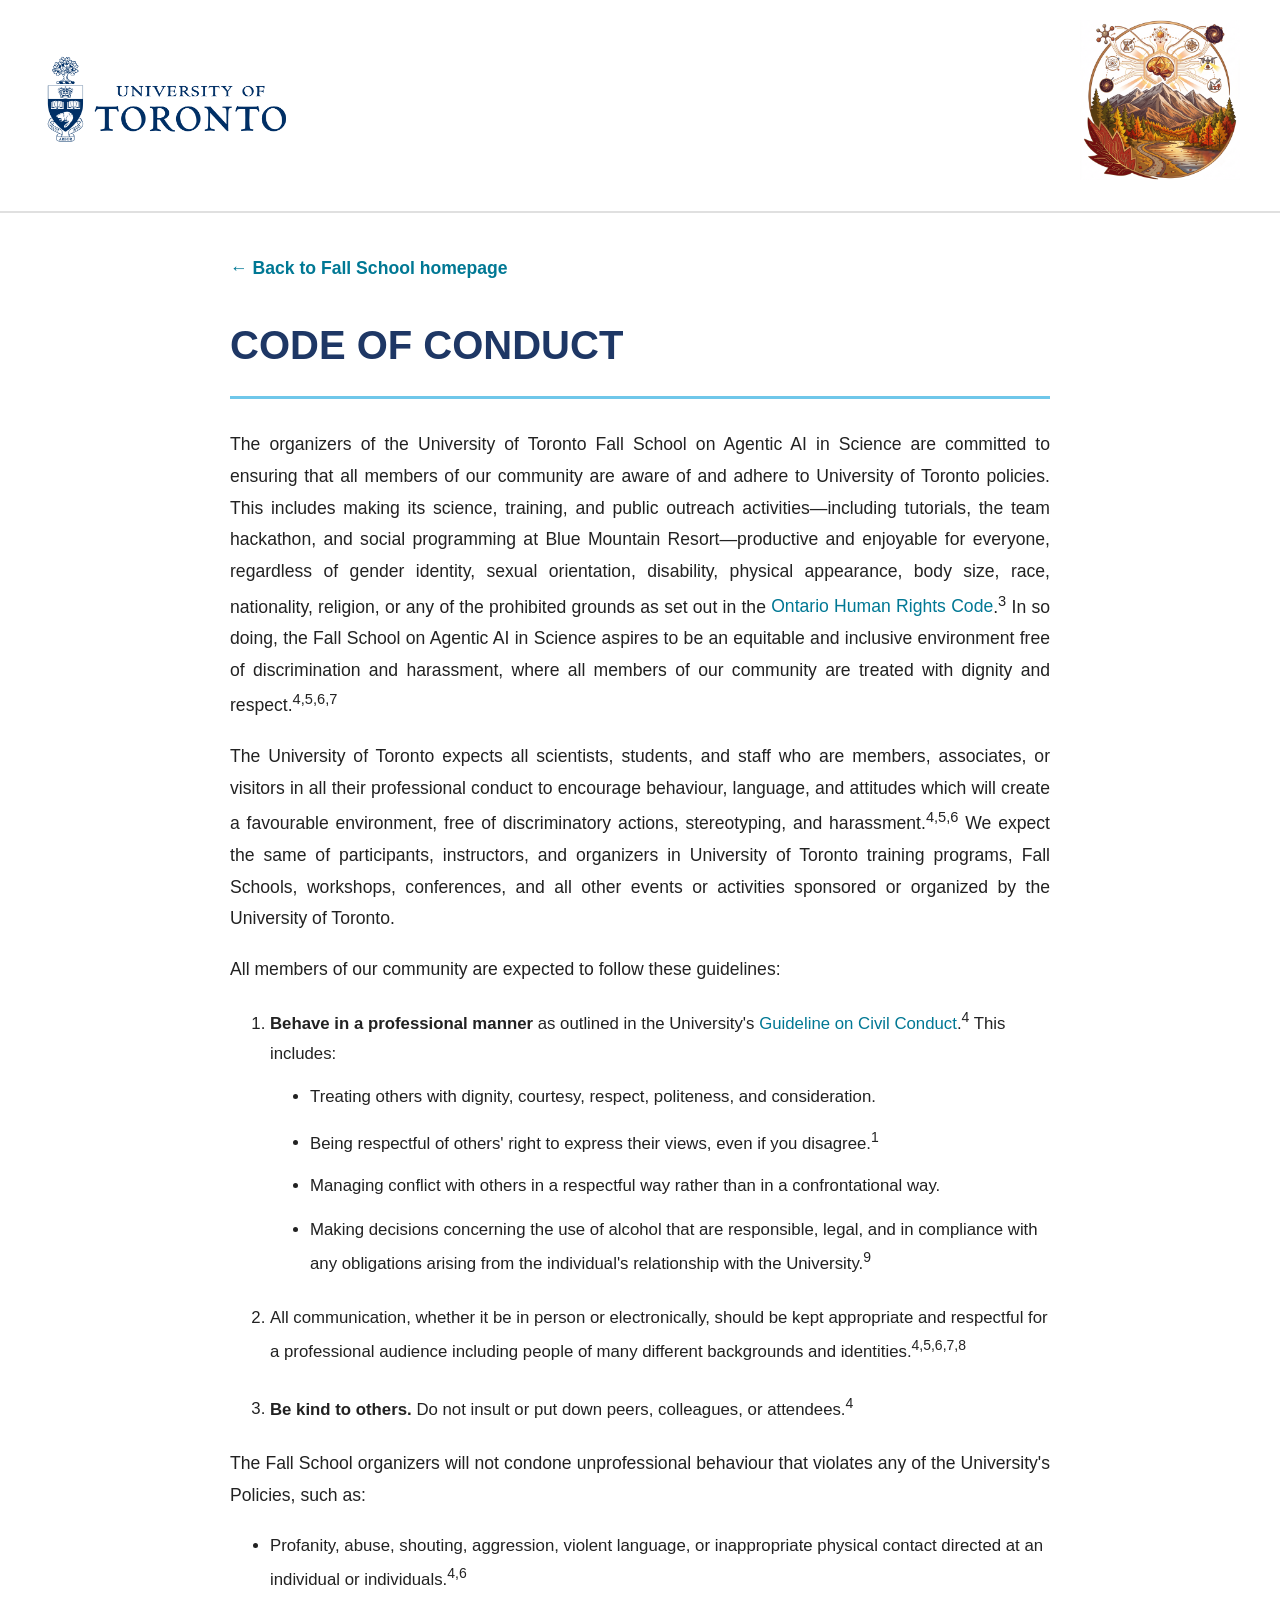
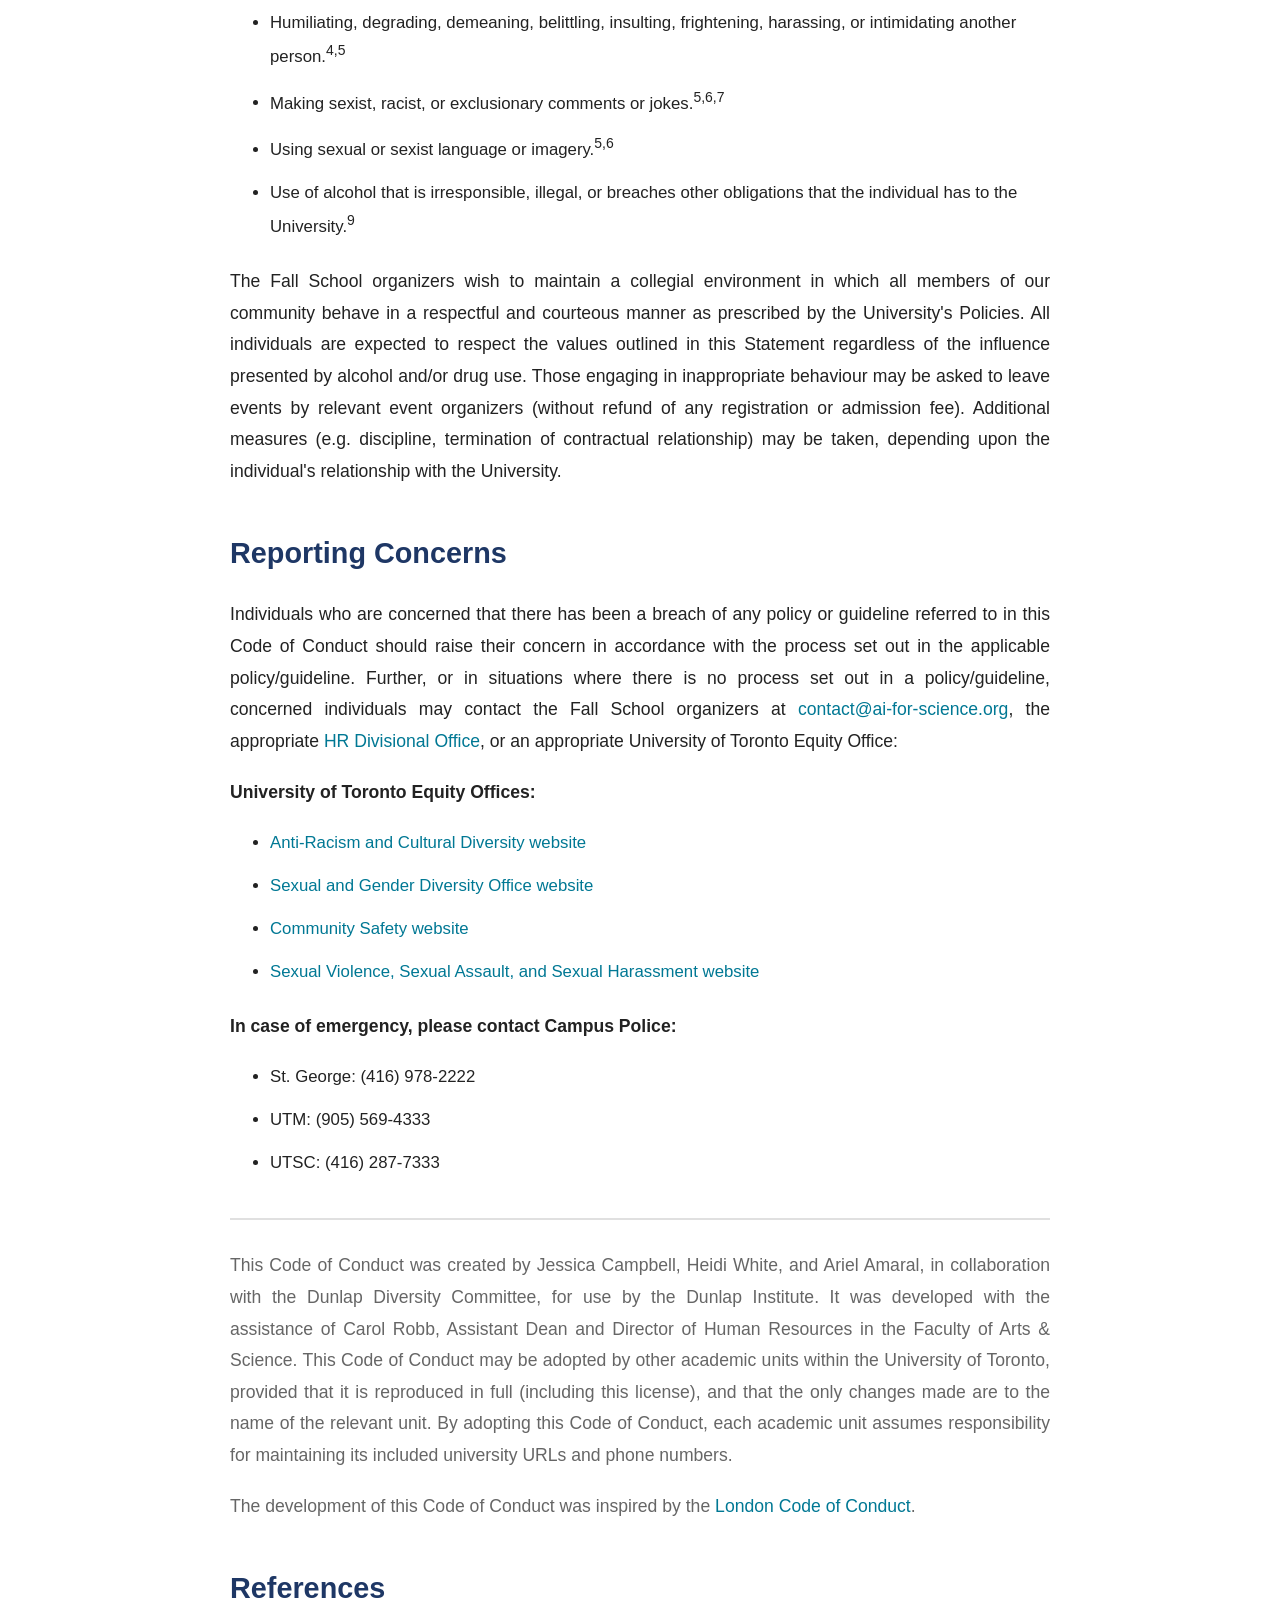
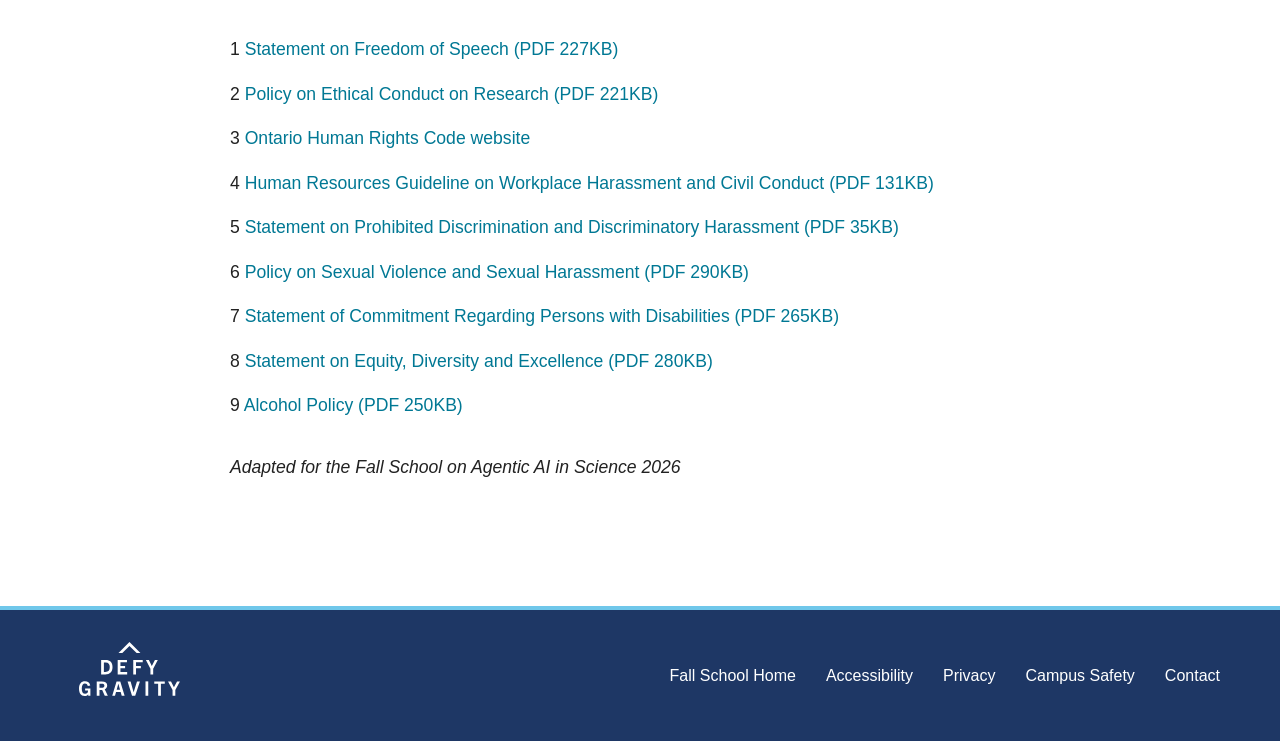
<file: code-of-conduct.html>
<!DOCTYPE html>
<html lang="en">
  <head>
    <meta charset="UTF-8" />
    <meta name="viewport" content="width=device-width, initial-scale=1.0" />
    <meta
      name="description"
      content="Code of Conduct for the Fall School on Agentic AI in Science 2026"
    />
    <title>Code of Conduct - Fall School on Agentic AI in Science 2026</title>
    <link rel="stylesheet" href="styles.css" />
    <link
      rel="stylesheet"
      href="https://cdnjs.cloudflare.com/ajax/libs/font-awesome/6.0.0/css/all.min.css"
    />
    <style>
      .coc-header {
        display: flex;
        justify-content: space-between;
        align-items: center;
        padding: 20px 40px;
        background-color: white;
        border-bottom: 2px solid #e0e0e0;
        margin-bottom: 40px;
      }

      .coc-logo-left img {
        height: 90px;
        width: auto;
      }

      .coc-logo-right img {
        height: 160px;
        width: auto;
        max-width: 220px;
        object-fit: contain;
      }

      .coc-back {
        display: inline-block;
        margin-bottom: 1.5rem;
        font-weight: 700;
        color: var(--secondary-color);
        text-decoration: none;
      }

      .coc-back:hover {
        text-decoration: underline;
      }

      .coc-content {
        max-width: 900px;
        margin: 0 auto;
        padding: 0 40px 60px;
        line-height: 1.8;
      }

      .coc-content h1 {
        font-size: 2.5rem;
        color: var(--primary-color);
        margin-bottom: 30px;
        border-bottom: 3px solid var(--accent-color);
        padding-bottom: 15px;
        word-wrap: break-word;
      }

      .coc-content h2 {
        font-size: 1.8rem;
        color: var(--primary-color);
        margin-top: 40px;
        margin-bottom: 20px;
        word-wrap: break-word;
      }

      .coc-content p {
        margin-bottom: 1.2rem;
        font-size: 1.1rem;
        text-align: justify;
      }

      .coc-content ul {
        margin-left: 20px;
        margin-bottom: 1.5rem;
        padding-left: 20px;
        list-style-type: disc;
      }

      .coc-content ol {
        margin-left: 20px;
        margin-bottom: 1.5rem;
        padding-left: 20px;
      }

      .coc-content li {
        margin-bottom: 0.8rem;
        font-size: 1.05rem;
        word-wrap: break-word;
      }

      .coc-content a {
        color: var(--secondary-color);
        text-decoration: none;
        border-bottom: 1px solid transparent;
        transition: border-bottom 0.2s;
        word-wrap: break-word;
        overflow-wrap: break-word;
      }

      .coc-content a:hover {
        border-bottom: 1px solid var(--secondary-color);
      }

      .coc-content a:focus {
        outline: 2px solid var(--accent-color);
        outline-offset: 2px;
      }

      .coc-footer-note {
        margin-top: 40px;
        padding-top: 30px;
        border-top: 2px solid #e0e0e0;
        font-size: 0.95rem;
        color: #666;
      }

      .references {
        margin-top: 30px;
        font-size: 0.95rem;
      }

      .references p {
        margin-bottom: 0.8rem;
        word-wrap: break-word;
      }

      @media (max-width: 768px) {
        .coc-header {
          flex-direction: column;
          gap: 20px;
          padding: 20px;
        }

        .coc-logo-left img {
          height: 70px;
          max-width: 100%;
        }

        .coc-logo-right img {
          height: 120px;
          max-width: 180px;
        }

        .coc-content {
          padding: 0 20px 40px;
        }

        .coc-content h1 {
          font-size: 2rem;
        }

        .coc-content h2 {
          font-size: 1.5rem;
        }

        .coc-content p {
          font-size: 1rem;
          text-align: left;
        }

        .coc-content li {
          font-size: 0.95rem;
        }

        .coc-content ul,
        .coc-content ol {
          margin-left: 10px;
          padding-left: 20px;
        }
      }

      @media (max-width: 480px) {
        .coc-header {
          padding: 15px;
          gap: 15px;
        }

        .coc-logo-left img {
          height: 55px;
        }

        .coc-logo-right img {
          height: 90px;
          max-width: 140px;
        }

        .coc-content {
          padding: 0 15px 30px;
        }

        .coc-content h1 {
          font-size: 1.6rem;
          margin-bottom: 20px;
          padding-bottom: 10px;
        }

        .coc-content h2 {
          font-size: 1.3rem;
          margin-top: 30px;
          margin-bottom: 15px;
        }

        .coc-content p {
          font-size: 0.95rem;
          margin-bottom: 1rem;
          line-height: 1.6;
        }

        .coc-content li {
          font-size: 0.9rem;
          margin-bottom: 0.6rem;
        }

        .coc-content ul,
        .coc-content ol {
          margin-left: 5px;
          padding-left: 20px;
        }

        .coc-footer-note {
          font-size: 0.85rem;
          margin-top: 30px;
          padding-top: 20px;
        }

        .references {
          font-size: 0.85rem;
        }
      }

      @media (prefers-reduced-motion: reduce) {
        * {
          animation-duration: 0.01ms !important;
          animation-iteration-count: 1 !important;
          transition-duration: 0.01ms !important;
        }
      }

      @media (prefers-contrast: high) {
        .coc-content a {
          text-decoration: underline;
        }
      }

      @media print {
        .coc-header {
          border-bottom: 1px solid #000;
        }

        .coc-content a {
          color: #000;
          text-decoration: underline;
        }

        .coc-content {
          max-width: 100%;
        }
      }
    </style>
  </head>
  <body>
    <div class="coc-header">
      <div class="coc-logo-left">
        <a href="https://www.utoronto.ca" target="_blank" rel="noopener">
          <img src="imgs/uoft_logo.png" alt="University of Toronto Logo" />
        </a>
      </div>
      <div class="coc-logo-right">
        <a href="index.html">
          <img
            src="imgs/colorful_logo2.png"
            alt="Fall School on Agentic AI in Science logo"
          />
        </a>
      </div>
    </div>

    <div class="coc-content">
      <a href="index.html" class="coc-back"
        >&larr; Back to Fall School homepage</a
      >

      <h1>CODE OF CONDUCT</h1>

      <p>
        The organizers of the University of Toronto Fall School on Agentic AI
        in Science are committed to ensuring that all members of our community
        are aware of and adhere to University of Toronto policies. This includes
        making its science, training, and public outreach activities&mdash;including
        tutorials, the team hackathon, and social programming at Blue Mountain
        Resort&mdash;productive and enjoyable for everyone, regardless of gender
        identity, sexual orientation, disability, physical appearance, body
        size, race, nationality, religion, or any of the prohibited grounds as
        set out in the
        <a
          href="https://www.ontario.ca/laws/statute/90h19"
          target="_blank"
          rel="noopener"
          >Ontario Human Rights Code</a
        >.<sup>3</sup> In so doing, the Fall School on Agentic AI in Science
        aspires to be an equitable and inclusive environment free of
        discrimination and harassment, where all members of our community are
        treated with dignity and respect.<sup>4,5,6,7</sup>
      </p>

      <p>
        The University of Toronto expects all scientists, students, and staff
        who are members, associates, or visitors in all their professional
        conduct to encourage behaviour, language, and attitudes which will
        create a favourable environment, free of discriminatory actions,
        stereotyping, and harassment.<sup>4,5,6</sup> We expect the same of
        participants, instructors, and organizers in University of Toronto
        training programs, Fall Schools, workshops, conferences, and all other
        events or activities sponsored or organized by the University of
        Toronto.
      </p>

      <p>
        All members of our community are expected to follow these guidelines:
      </p>

      <ol style="margin-left: 20px; margin-bottom: 1.5rem">
        <li style="margin-bottom: 1.5rem">
          <strong>Behave in a professional manner</strong> as outlined in the
          University's
          <a
            href="https://hrandequity.utoronto.ca/wp-content/uploads/sites/34/2016/09/Human-Resources-Guideline-on-Workplace-Harassment-and-Civil-Conduct-Civ....pdf"
            target="_blank"
            rel="noopener"
            >Guideline on Civil Conduct</a
          >.<sup>4</sup> This includes:
          <ul style="margin-top: 0.8rem">
            <li>
              Treating others with dignity, courtesy, respect, politeness, and
              consideration.
            </li>
            <li>
              Being respectful of others' right to express their views, even if
              you disagree.<sup>1</sup>
            </li>
            <li>
              Managing conflict with others in a respectful way rather than in a
              confrontational way.
            </li>
            <li>
              Making decisions concerning the use of alcohol that are
              responsible, legal, and in compliance with any obligations arising
              from the individual's relationship with the University.<sup
                >9</sup
              >
            </li>
          </ul>
        </li>
        <li style="margin-bottom: 1.5rem">
          All communication, whether it be in person or electronically, should
          be kept appropriate and respectful for a professional audience
          including people of many different backgrounds and identities.<sup
            >4,5,6,7,8</sup
          >
        </li>
        <li style="margin-bottom: 1.5rem">
          <strong>Be kind to others.</strong> Do not insult or put down peers,
          colleagues, or attendees.<sup>4</sup>
        </li>
      </ol>

      <p>
        The Fall School organizers will not condone unprofessional behaviour
        that violates any of the University's Policies, such as:
      </p>

      <ul>
        <li>
          Profanity, abuse, shouting, aggression, violent language, or
          inappropriate physical contact directed at an individual or
          individuals.<sup>4,6</sup>
        </li>
        <li>
          Humiliating, degrading, demeaning, belittling, insulting, frightening,
          harassing, or intimidating another person.<sup>4,5</sup>
        </li>
        <li>
          Making sexist, racist, or exclusionary comments or jokes.<sup
            >5,6,7</sup
          >
        </li>
        <li>Using sexual or sexist language or imagery.<sup>5,6</sup></li>
        <li>
          Use of alcohol that is irresponsible, illegal, or breaches other
          obligations that the individual has to the University.<sup>9</sup>
        </li>
      </ul>

      <p>
        The Fall School organizers wish to maintain a collegial environment in
        which all members of our community behave in a respectful and courteous
        manner as prescribed by the University's Policies. All individuals are
        expected to respect the values outlined in this Statement regardless of
        the influence presented by alcohol and/or drug use. Those engaging in
        inappropriate behaviour may be asked to leave events by relevant event
        organizers (without refund of any registration or admission fee).
        Additional measures (e.g. discipline, termination of contractual
        relationship) may be taken, depending upon the individual's relationship
        with the University.
      </p>

      <h2>Reporting Concerns</h2>

      <p>
        Individuals who are concerned that there has been a breach of any policy
        or guideline referred to in this Code of Conduct should raise their
        concern in accordance with the process set out in the applicable
        policy/guideline. Further, or in situations where there is no process
        set out in a policy/guideline, concerned individuals may contact the
        Fall School organizers at
        <a href="mailto:contact@ai-for-science.org"
          >contact@ai-for-science.org</a
        >, the appropriate
        <a
          href="http://contact.hrandequity.utoronto.ca/#divisional"
          target="_blank"
          rel="noopener"
          >HR Divisional Office</a
        >, or an appropriate University of Toronto Equity Office:
      </p>

      <p><strong>University of Toronto Equity Offices:</strong></p>

      <ul>
        <li>
          <a
            href="http://www.antiracism.utoronto.ca/"
            target="_blank"
            rel="noopener"
            >Anti-Racism and Cultural Diversity website</a
          >
        </li>
        <li>
          <a href="http://sgdo.utoronto.ca/" target="_blank" rel="noopener"
            >Sexual and Gender Diversity Office website</a
          >
        </li>
        <li>
          <a
            href="http://www.communitysafety.utoronto.ca/"
            target="_blank"
            rel="noopener"
            >Community Safety website</a
          >
        </li>
        <li>
          <a
            href="http://www.safety.utoronto.ca/"
            target="_blank"
            rel="noopener"
            >Sexual Violence, Sexual Assault, and Sexual Harassment website</a
          >
        </li>
      </ul>

      <p>
        <strong>In case of emergency, please contact Campus Police:</strong>
      </p>

      <ul>
        <li>St. George: (416) 978-2222</li>
        <li>UTM: (905) 569-4333</li>
        <li>UTSC: (416) 287-7333</li>
      </ul>

      <div class="coc-footer-note">
        <p>
          This Code of Conduct was created by Jessica Campbell, Heidi White, and
          Ariel Amaral, in collaboration with the Dunlap Diversity Committee,
          for use by the Dunlap Institute. It was developed with the assistance
          of Carol Robb, Assistant Dean and Director of Human Resources in the
          Faculty of Arts &amp; Science. This Code of Conduct may be adopted by
          other academic units within the University of Toronto, provided that
          it is reproduced in full (including this license), and that the only
          changes made are to the name of the relevant unit. By adopting this
          Code of Conduct, each academic unit assumes responsibility for
          maintaining its included university URLs and phone numbers.
        </p>

        <p>
          The development of this Code of Conduct was inspired by the
          <a
            href="https://github.com/apontzen/london_cc/blob/master/codeofconduct.md"
            target="_blank"
            rel="noopener"
            >London Code of Conduct</a
          >.
        </p>
      </div>

      <div class="references">
        <h2>References</h2>

        <p>
          1
          <a
            href="http://www.governingcouncil.utoronto.ca/Assets/Governing+Council+Digital+Assets/Policies/PDF/ppmay281992.pdf"
            target="_blank"
            rel="noopener"
            >Statement on Freedom of Speech (PDF 227KB)</a
          >
        </p>

        <p>
          2
          <a
            href="http://www.governingcouncil.utoronto.ca/Assets/Governing+Council+Digital+Assets/Policies/PDF/ppmar281991i.pdf"
            target="_blank"
            rel="noopener"
            >Policy on Ethical Conduct on Research (PDF 221KB)</a
          >
        </p>

        <p>
          3
          <a
            href="https://www.ontario.ca/laws/statute/90h19"
            target="_blank"
            rel="noopener"
            >Ontario Human Rights Code website</a
          >
        </p>

        <p>
          4
          <a
            href="https://hrandequity.utoronto.ca/wp-content/uploads/sites/34/2016/09/Human-Resources-Guideline-on-Workplace-Harassment-and-Civil-Conduct-Civ....pdf"
            target="_blank"
            rel="noopener"
            >Human Resources Guideline on Workplace Harassment and Civil Conduct
            (PDF 131KB)</a
          >
        </p>

        <p>
          5
          <a
            href="http://www.governingcouncil.utoronto.ca/Assets/Governing+Council+Digital+Assets/Policies/PDF/ppmar311994.pdf"
            target="_blank"
            rel="noopener"
            >Statement on Prohibited Discrimination and Discriminatory
            Harassment (PDF 35KB)</a
          >
        </p>

        <p>
          6
          <a
            href="https://governingcouncil.utoronto.ca/secretariat/policies/sexual-violence-and-sexual-harassment-policy-january-1-2023"
            target="_blank"
            rel="noopener"
            >Policy on Sexual Violence and Sexual Harassment (PDF 290KB)</a
          >
        </p>

        <p>
          7
          <a
            href="http://www.governingcouncil.utoronto.ca/Assets/Governing+Council+Digital+Assets/Policies/PDF/ppnov012004.pdf"
            target="_blank"
            rel="noopener"
            >Statement of Commitment Regarding Persons with Disabilities (PDF
            265KB)</a
          >
        </p>

        <p>
          8
          <a
            href="http://www.governingcouncil.utoronto.ca/Assets/Governing+Council+Digital+Assets/Policies/PDF/ppdec142006.pdf"
            target="_blank"
            rel="noopener"
            >Statement on Equity, Diversity and Excellence (PDF 280KB)</a
          >
        </p>

        <p>
          9
          <a
            href="http://www.governingcouncil.utoronto.ca/Assets/Governing+Council+Digital+Assets/Policies/PDF/ppjun262003.pdf"
            target="_blank"
            rel="noopener"
            >Alcohol Policy (PDF 250KB)</a
          >
        </p>

        <p style="margin-top: 30px; font-style: italic">
          Adapted for the Fall School on Agentic AI in Science 2026
        </p>
      </div>
    </div>

    <footer class="uoft-footer">
      <div class="footer-content">
        <div class="footer-logo">
          <a
            href="https://www.utoronto.ca/"
            target="_blank"
            aria-label="University of Toronto"
          >
            <img
              src="imgs/defy_gravity.svg"
              alt="University of Toronto - Defy Gravity"
              class="footer-defy-gravity"
            />
          </a>
        </div>

        <div class="footer-links">
          <ul>
            <li>
              <a href="index.html">Fall School Home</a>
            </li>
            <li>
              <a href="https://www.utoronto.ca/accessibility" target="_blank">
                Accessibility
              </a>
            </li>
            <li>
              <a href="https://www.utoronto.ca/privacy" target="_blank">
                Privacy
              </a>
            </li>
            <li>
              <a href="https://safety.utoronto.ca/" target="_blank">
                Campus Safety
              </a>
            </li>
            <li>
              <a href="mailto:contact@ai-for-science.org">Contact</a>
            </li>
          </ul>
        </div>
      </div>
    </footer>
  </body>
</html>
</file>
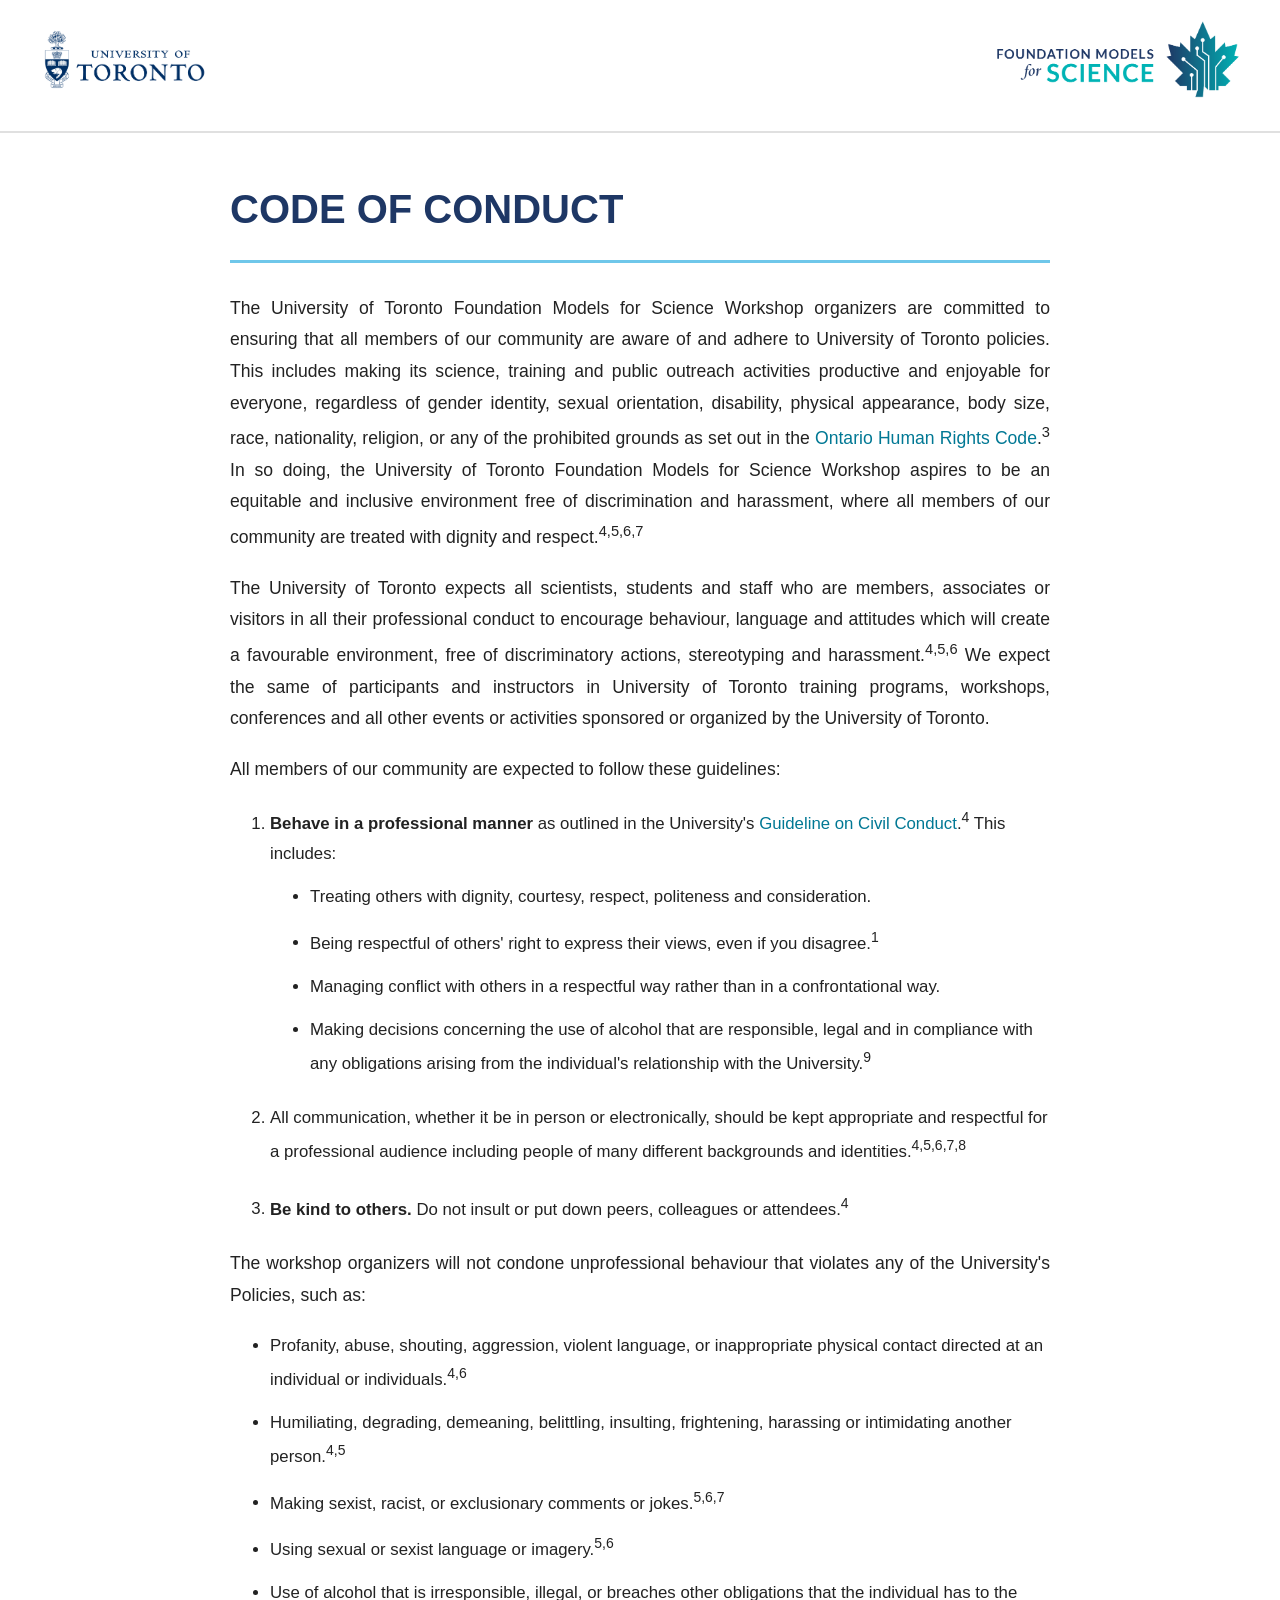
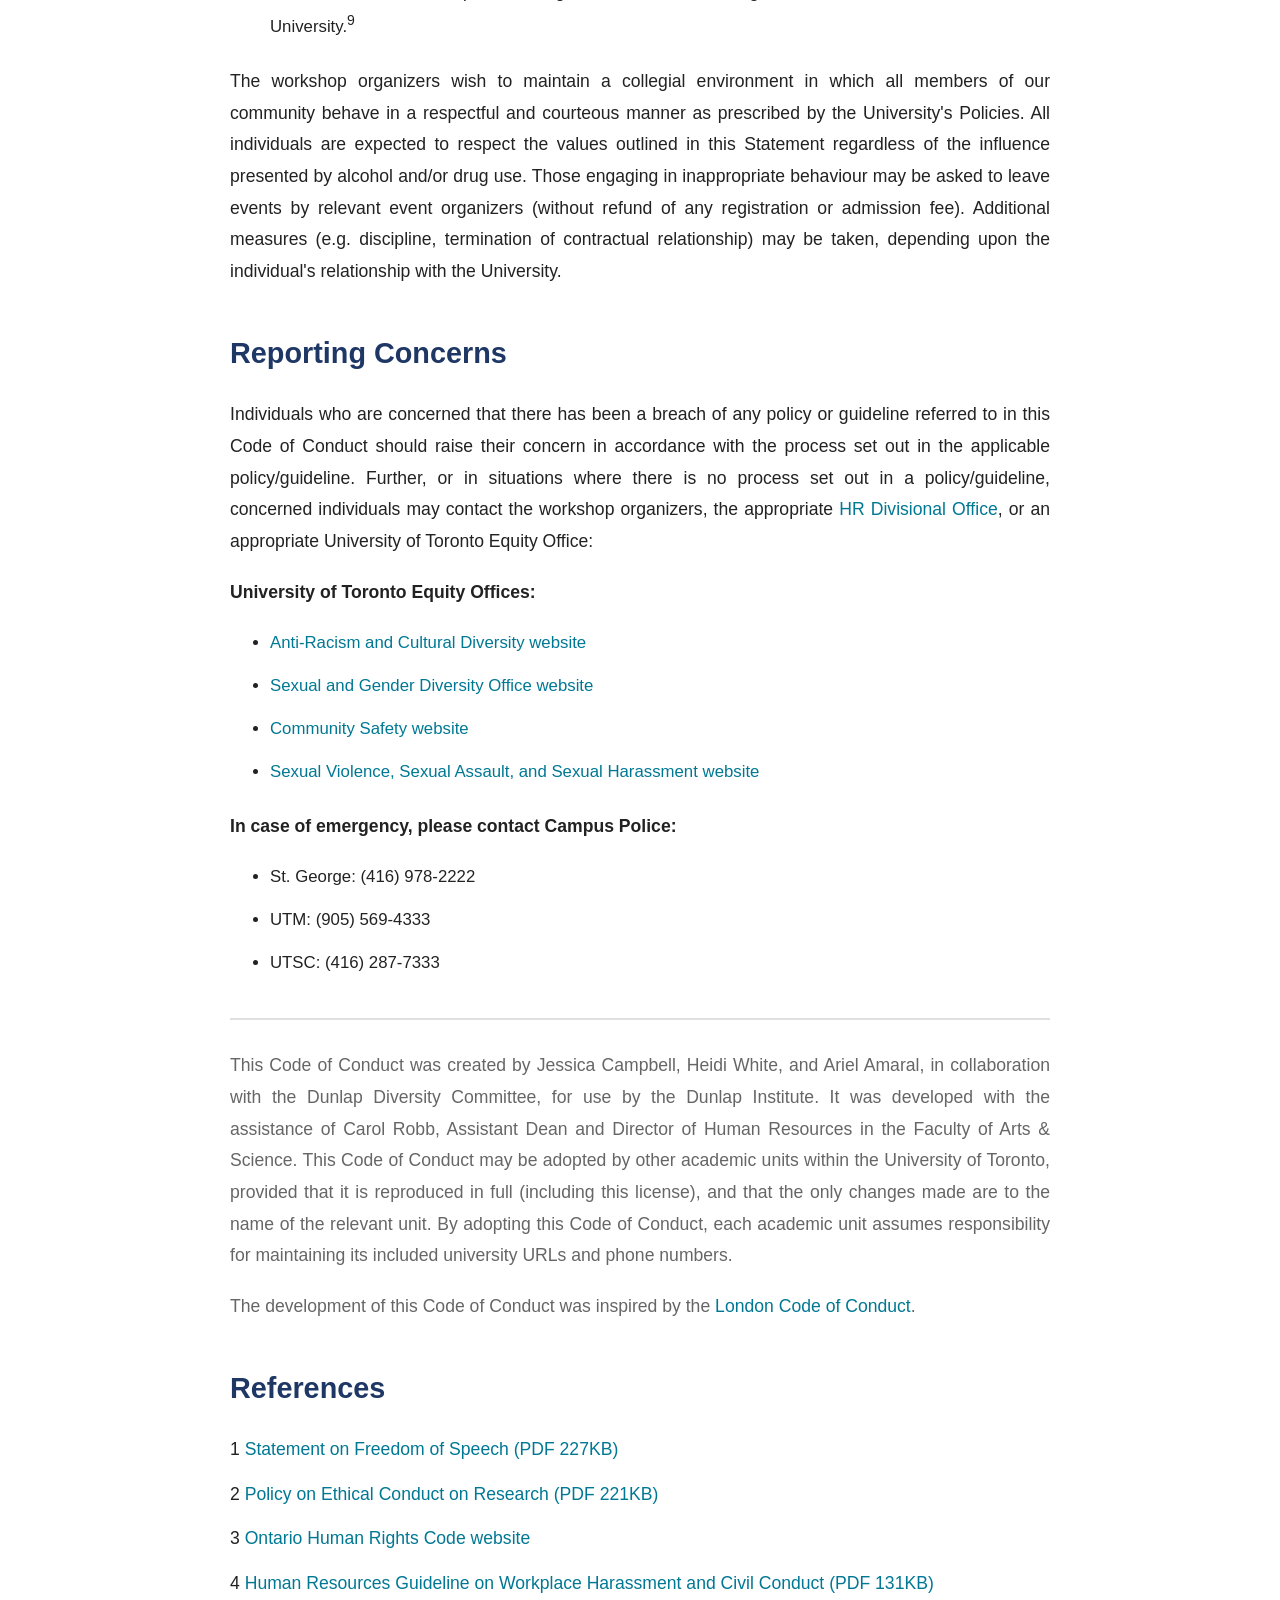
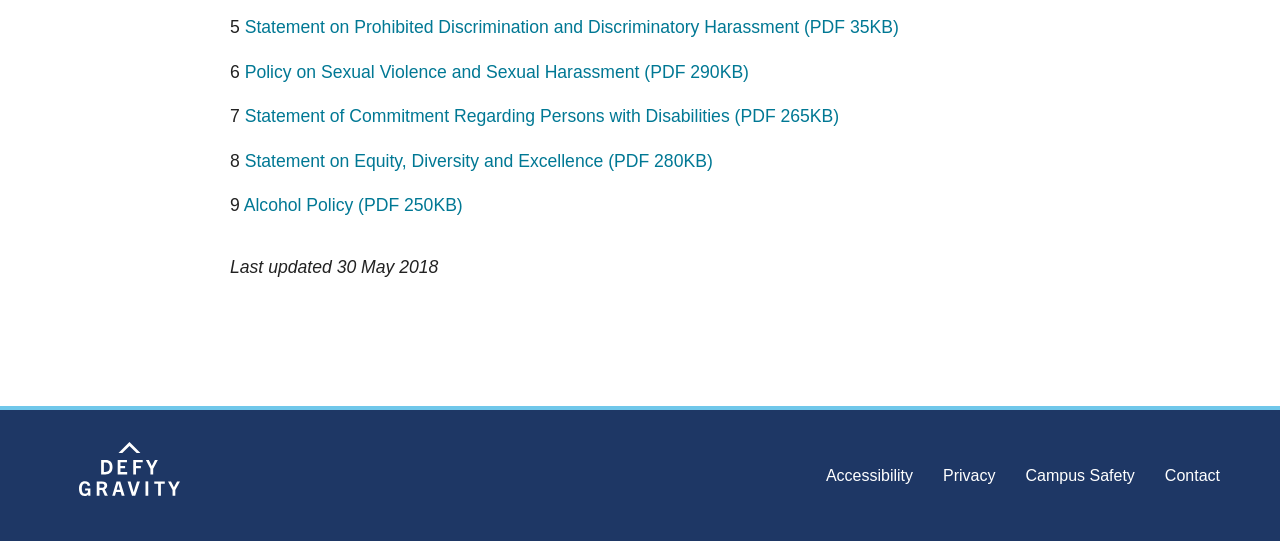
<file: 2025/code-of-conduct.html>
<!DOCTYPE html>
<html lang="en">
  <head>
    <meta charset="UTF-8" />
    <meta name="viewport" content="width=device-width, initial-scale=1.0" />
    <meta
      name="description"
      content="Code of Conduct for the AI Foundation Models for Science Conference 2025"
    />
    <title>
      Code of Conduct - AI Foundation Models for Science Workshop 2025
    </title>
    <link rel="stylesheet" href="styles.css" />
    <link
      rel="stylesheet"
      href="https://cdnjs.cloudflare.com/ajax/libs/font-awesome/6.0.0/css/all.min.css"
    />
    <style>
      /* Header with logos */
      .coc-header {
        display: flex;
        justify-content: space-between;
        align-items: center;
        padding: 20px 40px;
        background-color: white;
        border-bottom: 2px solid #e0e0e0;
        margin-bottom: 40px;
      }

      .coc-logo-left img {
        height: 60px;
        width: auto;
      }

      .coc-logo-right img {
        height: 80px;
        width: auto;
        max-width: 400px;
      }

      /* Content styling */
      .coc-content {
        max-width: 900px;
        margin: 0 auto;
        padding: 0 40px 60px;
        line-height: 1.8;
      }

      .coc-content h1 {
        font-size: 2.5rem;
        color: var(--primary-color);
        margin-bottom: 30px;
        border-bottom: 3px solid var(--accent-color);
        padding-bottom: 15px;
        word-wrap: break-word;
      }

      .coc-content h2 {
        font-size: 1.8rem;
        color: var(--primary-color);
        margin-top: 40px;
        margin-bottom: 20px;
        word-wrap: break-word;
      }

      .coc-content p {
        margin-bottom: 1.2rem;
        font-size: 1.1rem;
        text-align: justify;
      }

      .coc-content ul {
        margin-left: 20px;
        margin-bottom: 1.5rem;
        padding-left: 20px;
        list-style-type: disc;
      }

      .coc-content ol {
        margin-left: 20px;
        margin-bottom: 1.5rem;
        padding-left: 20px;
      }

      .coc-content li {
        margin-bottom: 0.8rem;
        font-size: 1.05rem;
        word-wrap: break-word;
      }

      .coc-content a {
        color: var(--secondary-color);
        text-decoration: none;
        border-bottom: 1px solid transparent;
        transition: border-bottom 0.2s;
        word-wrap: break-word;
        overflow-wrap: break-word;
      }

      .coc-content a:hover {
        border-bottom: 1px solid var(--secondary-color);
      }

      .coc-content a:focus {
        outline: 2px solid var(--accent-color);
        outline-offset: 2px;
      }

      .coc-footer-note {
        margin-top: 40px;
        padding-top: 30px;
        border-top: 2px solid #e0e0e0;
        font-size: 0.95rem;
        color: #666;
      }

      .references {
        margin-top: 30px;
        font-size: 0.95rem;
      }

      .references p {
        margin-bottom: 0.8rem;
        word-wrap: break-word;
      }

      /* Tablet responsive styles */
      @media (max-width: 768px) {
        .coc-header {
          flex-direction: column;
          gap: 20px;
          padding: 20px;
        }

        .coc-logo-left img,
        .coc-logo-right img {
          height: 50px;
          max-width: 100%;
        }

        .coc-content {
          padding: 0 20px 40px;
        }

        .coc-content h1 {
          font-size: 2rem;
        }

        .coc-content h2 {
          font-size: 1.5rem;
        }

        .coc-content p {
          font-size: 1rem;
          text-align: left;
        }

        .coc-content li {
          font-size: 0.95rem;
        }

        .coc-content ul,
        .coc-content ol {
          margin-left: 10px;
          padding-left: 20px;
        }
      }

      /* Mobile responsive styles */
      @media (max-width: 480px) {
        .coc-header {
          padding: 15px;
          gap: 15px;
        }

        .coc-logo-left img,
        .coc-logo-right img {
          height: 40px;
        }

        .coc-content {
          padding: 0 15px 30px;
        }

        .coc-content h1 {
          font-size: 1.6rem;
          margin-bottom: 20px;
          padding-bottom: 10px;
        }

        .coc-content h2 {
          font-size: 1.3rem;
          margin-top: 30px;
          margin-bottom: 15px;
        }

        .coc-content p {
          font-size: 0.95rem;
          margin-bottom: 1rem;
          line-height: 1.6;
        }

        .coc-content li {
          font-size: 0.9rem;
          margin-bottom: 0.6rem;
        }

        .coc-content ul,
        .coc-content ol {
          margin-left: 5px;
          padding-left: 20px;
        }

        .coc-footer-note {
          font-size: 0.85rem;
          margin-top: 30px;
          padding-top: 20px;
        }

        .references {
          font-size: 0.85rem;
        }
      }

      /* Accessibility improvements */
      @media (prefers-reduced-motion: reduce) {
        * {
          animation-duration: 0.01ms !important;
          animation-iteration-count: 1 !important;
          transition-duration: 0.01ms !important;
        }
      }

      /* High contrast mode support */
      @media (prefers-contrast: high) {
        .coc-content a {
          text-decoration: underline;
        }
      }

      /* Print styles */
      @media print {
        .coc-header {
          border-bottom: 1px solid #000;
        }

        .coc-content a {
          color: #000;
          text-decoration: underline;
        }

        .coc-content {
          max-width: 100%;
        }
      }
    </style>
  </head>
  <body>
    <!-- Header with logos -->
    <div class="coc-header">
      <div class="coc-logo-left">
        <a href="https://www.utoronto.ca" target="_blank">
          <img src="imgs/uoft_logo.png" alt="University of Toronto Logo" />
        </a>
      </div>
      <div class="coc-logo-right">
        <a href="index.html">
          <img
            src="imgs/Foundation Models for Science_Logo-Horizontal.png"
            alt="AI Foundation Models for Science Conference Logo"
          />
        </a>
      </div>
    </div>

    <!-- Main content -->
    <div class="coc-content">
      <h1>CODE OF CONDUCT</h1>

      <p>
        The University of Toronto Foundation Models for Science Workshop
        organizers are committed to ensuring that all members of our community
        are aware of and adhere to University of Toronto policies. This includes
        making its science, training and public outreach activities productive
        and enjoyable for everyone, regardless of gender identity, sexual
        orientation, disability, physical appearance, body size, race,
        nationality, religion, or any of the prohibited grounds as set out in
        the
        <a
          href="https://www.ontario.ca/laws/statute/90h19"
          target="_blank"
          rel="noopener"
          >Ontario Human Rights Code</a
        >.<sup>3</sup> In so doing, the University of Toronto Foundation Models
        for Science Workshop aspires to be an equitable and inclusive
        environment free of discrimination and harassment, where all members of
        our community are treated with dignity and respect.<sup>4,5,6,7</sup>
      </p>

      <p>
        The University of Toronto expects all scientists, students and staff who
        are members, associates or visitors in all their professional conduct to
        encourage behaviour, language and attitudes which will create a
        favourable environment, free of discriminatory actions, stereotyping and
        harassment.<sup>4,5,6</sup> We expect the same of participants and
        instructors in University of Toronto training programs, workshops,
        conferences and all other events or activities sponsored or organized by
        the University of Toronto.
      </p>

      <p>
        All members of our community are expected to follow these guidelines:
      </p>

      <ol style="margin-left: 20px; margin-bottom: 1.5rem">
        <li style="margin-bottom: 1.5rem">
          <strong>Behave in a professional manner</strong> as outlined in the
          University's
          <a
            href="https://hrandequity.utoronto.ca/wp-content/uploads/sites/34/2016/09/Human-Resources-Guideline-on-Workplace-Harassment-and-Civil-Conduct-Civ....pdf"
            target="_blank"
            rel="noopener"
            >Guideline on Civil Conduct</a
          >.<sup>4</sup> This includes:
          <ul style="margin-top: 0.8rem">
            <li>
              Treating others with dignity, courtesy, respect, politeness and
              consideration.
            </li>
            <li>
              Being respectful of others' right to express their views, even if
              you disagree.<sup>1</sup>
            </li>
            <li>
              Managing conflict with others in a respectful way rather than in a
              confrontational way.
            </li>
            <li>
              Making decisions concerning the use of alcohol that are
              responsible, legal and in compliance with any obligations arising
              from the individual's relationship with the University.<sup
                >9</sup
              >
            </li>
          </ul>
        </li>
        <li style="margin-bottom: 1.5rem">
          All communication, whether it be in person or electronically, should
          be kept appropriate and respectful for a professional audience
          including people of many different backgrounds and identities.<sup
            >4,5,6,7,8</sup
          >
        </li>
        <li style="margin-bottom: 1.5rem">
          <strong>Be kind to others.</strong> Do not insult or put down peers,
          colleagues or attendees.<sup>4</sup>
        </li>
      </ol>

      <p>
        The workshop organizers will not condone unprofessional behaviour that
        violates any of the University's Policies, such as:
      </p>

      <ul>
        <li>
          Profanity, abuse, shouting, aggression, violent language, or
          inappropriate physical contact directed at an individual or
          individuals.<sup>4,6</sup>
        </li>
        <li>
          Humiliating, degrading, demeaning, belittling, insulting, frightening,
          harassing or intimidating another person.<sup>4,5</sup>
        </li>
        <li>
          Making sexist, racist, or exclusionary comments or jokes.<sup
            >5,6,7</sup
          >
        </li>
        <li>Using sexual or sexist language or imagery.<sup>5,6</sup></li>
        <li>
          Use of alcohol that is irresponsible, illegal, or breaches other
          obligations that the individual has to the University.<sup>9</sup>
        </li>
      </ul>

      <p>
        The workshop organizers wish to maintain a collegial environment in
        which all members of our community behave in a respectful and courteous
        manner as prescribed by the University's Policies. All individuals are
        expected to respect the values outlined in this Statement regardless of
        the influence presented by alcohol and/or drug use. Those engaging in
        inappropriate behaviour may be asked to leave events by relevant event
        organizers (without refund of any registration or admission fee).
        Additional measures (e.g. discipline, termination of contractual
        relationship) may be taken, depending upon the individual's relationship
        with the University.
      </p>

      <h2>Reporting Concerns</h2>

      <p>
        Individuals who are concerned that there has been a breach of any policy
        or guideline referred to in this Code of Conduct should raise their
        concern in accordance with the process set out in the applicable
        policy/guideline. Further, or in situations where there is no process
        set out in a policy/guideline, concerned individuals may contact the
        workshop organizers, the appropriate
        <a
          href="http://contact.hrandequity.utoronto.ca/#divisional"
          target="_blank"
          rel="noopener"
          >HR Divisional Office</a
        >, or an appropriate University of Toronto Equity Office:
      </p>

      <p><strong>University of Toronto Equity Offices:</strong></p>

      <ul>
        <li>
          <a
            href="http://www.antiracism.utoronto.ca/"
            target="_blank"
            rel="noopener"
            >Anti-Racism and Cultural Diversity website</a
          >
        </li>
        <li>
          <a href="http://sgdo.utoronto.ca/" target="_blank" rel="noopener"
            >Sexual and Gender Diversity Office website</a
          >
        </li>
        <li>
          <a
            href="http://www.communitysafety.utoronto.ca/"
            target="_blank"
            rel="noopener"
            >Community Safety website</a
          >
        </li>
        <li>
          <a
            href="http://www.safety.utoronto.ca/"
            target="_blank"
            rel="noopener"
            >Sexual Violence, Sexual Assault, and Sexual Harassment website</a
          >
        </li>
      </ul>

      <p>
        <strong>In case of emergency, please contact Campus Police:</strong>
      </p>

      <ul>
        <li>St. George: (416) 978-2222</li>
        <li>UTM: (905) 569-4333</li>
        <li>UTSC: (416) 287-7333</li>
      </ul>

      <div class="coc-footer-note">
        <p>
          This Code of Conduct was created by Jessica Campbell, Heidi White, and
          Ariel Amaral, in collaboration with the Dunlap Diversity Committee,
          for use by the Dunlap Institute. It was developed with the assistance
          of Carol Robb, Assistant Dean and Director of Human Resources in the
          Faculty of Arts & Science. This Code of Conduct may be adopted by
          other academic units within the University of Toronto, provided that
          it is reproduced in full (including this license), and that the only
          changes made are to the name of the relevant unit. By adopting this
          Code of Conduct, each academic unit assumes responsibility for
          maintaining its included university URLs and phone numbers.
        </p>

        <p>
          The development of this Code of Conduct was inspired by the
          <a
            href="https://github.com/apontzen/london_cc/blob/master/codeofconduct.md"
            target="_blank"
            rel="noopener"
            >London Code of Conduct</a
          >.
        </p>
      </div>

      <div class="references">
        <h2>References</h2>

        <p>
          1
          <a
            href="http://www.governingcouncil.utoronto.ca/Assets/Governing+Council+Digital+Assets/Policies/PDF/ppmay281992.pdf"
            target="_blank"
            rel="noopener"
            >Statement on Freedom of Speech (PDF 227KB)</a
          >
        </p>

        <p>
          2
          <a
            href="http://www.governingcouncil.utoronto.ca/Assets/Governing+Council+Digital+Assets/Policies/PDF/ppmar281991i.pdf"
            target="_blank"
            rel="noopener"
            >Policy on Ethical Conduct on Research (PDF 221KB)</a
          >
        </p>
          
        </p>

        <p>
          3
          <a
            href="https://www.ontario.ca/laws/statute/90h19"
            target="_blank"
            rel="noopener"
            >Ontario Human Rights Code website</a
          >
          
        </p>

        <p>
          4
          <a
            href="https://hrandequity.utoronto.ca/wp-content/uploads/sites/34/2016/09/Human-Resources-Guideline-on-Workplace-Harassment-and-Civil-Conduct-Civ....pdf"
            target="_blank"
            rel="noopener"
            >Human Resources Guideline on Workplace Harassment and Civil Conduct
            (PDF 131KB)</a
          >
        </p>

        <p>
          5
          <a
            href="http://www.governingcouncil.utoronto.ca/Assets/Governing+Council+Digital+Assets/Policies/PDF/ppmar311994.pdf"
            target="_blank"
            rel="noopener"
            >Statement on Prohibited Discrimination and Discriminatory
            Harassment (PDF 35KB)</a
          >
        </p>

        <p>
          6
          <a
            href="https://governingcouncil.utoronto.ca/secretariat/policies/sexual-violence-and-sexual-harassment-policy-january-1-2023"
            target="_blank"
            rel="noopener"
            >Policy on Sexual Violence and Sexual Harassment (PDF 290KB)</a
          >
        </p>
          
        </p>

        <p>
          7
          <a
            href="http://www.governingcouncil.utoronto.ca/Assets/Governing+Council+Digital+Assets/Policies/PDF/ppnov012004.pdf"
            target="_blank"
            rel="noopener"
            >Statement of Commitment Regarding Persons with Disabilities (PDF
            265KB)</a
          >
        </p>

        <p>
          8
          <a
            href="http://www.governingcouncil.utoronto.ca/Assets/Governing+Council+Digital+Assets/Policies/PDF/ppdec142006.pdf"
            target="_blank"
            rel="noopener"
            >Statement on Equity, Diversity and Excellence (PDF 280KB)</a
          >
        </p>
          
        </p>

        <p>
          9
          <a
            href="http://www.governingcouncil.utoronto.ca/Assets/Governing+Council+Digital+Assets/Policies/PDF/ppjun262003.pdf"
            target="_blank"
            rel="noopener"
            >Alcohol Policy (PDF 250KB)</a
          >
        </p>

        <p style="margin-top: 30px; font-style: italic">
          Last updated 30 May 2018
        </p>
      </div>
    </div>

    <footer class="uoft-footer">
      <div class="footer-content">
        <div class="footer-logo">
          <a
            href="https://www.utoronto.ca/"
            target="_blank"
            aria-label="University of Toronto"
          >
            <img
              src="imgs/defy_gravity.svg"
              alt="University of Toronto - Defy Gravity"
              class="footer-defy-gravity"
            />
          </a>
        </div>

        <div class="footer-links">
          <ul>
            <li>
              <a href="https://www.utoronto.ca/accessibility" target="_blank">
                Accessibility
              </a>
            </li>
            <li>
              <a href="https://www.utoronto.ca/privacy" target="_blank">
                Privacy
              </a>
            </li>
            <li>
              <a href="https://safety.utoronto.ca/" target="_blank">
                Campus Safety
              </a>
            </li>
            <li>
              <a href="mailto:contact@ai-for-science.org">Contact</a>
            </li>
          </ul>
        </div>
      </div>
    </footer>
  </body>
</html>
</file>
<file: styles.css>
/* Organizer bio link (bottom right of card, matches keynote) */
.organizer-bio-link {
  position: absolute;
  right: 18px;
  bottom: 18px;
  font-size: 1rem;
  color: var(--secondary-color);
  background: #f5f7fa;
  border-radius: 6px;
  padding: 4px 16px 4px 12px;
  text-decoration: none;
  font-weight: 600;
  box-shadow: 0 1px 4px rgba(30, 55, 101, 0.07);
  transition: background 0.2s, color 0.2s, box-shadow 0.2s;
  z-index: 2;
}
.organizer-bio-link:hover {
  background: var(--accent-color);
  color: #fff;
  box-shadow: 0 2px 8px rgba(30, 55, 101, 0.13);
}

/* Organizer bio modal (matches keynote modal style) */
.organizer-bio-modal {
  display: none;
  position: fixed;
  z-index: 10000;
  left: 0;
  top: 0;
  width: 100vw;
  height: 100vh;
  overflow: auto;
  background: rgba(0, 0, 0, 0.5);
  transition: opacity 0.2s;
}
.organizer-bio-modal.active {
  display: flex;
  align-items: center;
  justify-content: center;
  opacity: 1;
}
.organizer-bio-modal-content {
  background: linear-gradient(135deg, #f7fafd 0%, #eaf3fb 100%);
  border-radius: 16px;
  max-width: 700px;
  width: 90vw;
  max-height: 85vh;
  padding: 2.5em 2.2em 2em 2.2em;
  box-shadow: 0 8px 32px rgba(0, 0, 0, 0.18);
  position: relative;
  font-family: "Lato", Arial, sans-serif;
  animation: modalFadeIn 0.2s;
  overflow-y: auto;
}
.organizer-bio-close {
  position: absolute;
  top: 1em;
  right: 1em;
  background: none;
  border: none;
  font-size: 2em;
  color: #888;
  cursor: pointer;
  z-index: 2;
  transition: color 0.2s;
}
.organizer-bio-close:hover,
.organizer-bio-close:focus {
  color: #333;
  outline: none;
}
.organizer-bio-modal-content h3 {
  font-size: 1.3rem;
  color: var(--primary-color);
  margin-top: 0;
  margin-bottom: 0.7em;
  border-bottom: 2px solid var(--accent-color);
  padding-bottom: 0.3em;
}
@media (max-width: 600px) {
  .organizer-bio-modal-content h3 {
    font-size: 1.15em;
  }
}
.organizer-bio-modal-content p {
  font-size: 1.1rem;
  color: #333;
  margin-bottom: 1em;
  line-height: 1.6;
}
@media (max-width: 600px) {
  .organizer-bio-modal-content {
    max-width: 98vw;
    max-height: 85vh;
    padding: 1.2em 0.7em 1.2em 0.7em;
  }
  .organizer-bio-modal-content h3 {
    font-size: 1.15em;
  }
}
/* Ensure organizer card is positioned relative for link placement */
.organizer-card {
  position: relative;
}
@keyframes modalFadeIn {
  from {
    opacity: 0;
    transform: scale(0.98);
  }
  to {
    opacity: 1;
    transform: scale(1);
  }
}
/* Keynote Speaker Bio Link and Modal */

.keynote-bio-link {
  position: absolute;
  right: 18px;
  bottom: 18px;
  font-size: 1rem;
  color: var(--secondary-color);
  background: #f5f7fa;
  border-radius: 6px;
  padding: 4px 16px 4px 12px;
  text-decoration: none;
  font-weight: 600;
  box-shadow: 0 1px 4px rgba(30, 55, 101, 0.07);
  transition: background 0.2s, color 0.2s, box-shadow 0.2s;
  z-index: 2;
}
.keynote-bio-link:hover {
  background: var(--accent-color);
  color: #fff;
  box-shadow: 0 2px 8px rgba(30, 55, 101, 0.13);
}

.keynote-speaker-card {
  position: relative;
}

.keynote-bio-modal {
  display: none;
  position: fixed;
  top: 0;
  left: 0;
  right: 0;
  bottom: 0;
  background: rgba(30, 55, 101, 0.25);
  z-index: 1000;
  justify-content: center;
  align-items: center;
  animation: fadeIn 0.3s;
}
.keynote-bio-modal.active {
  display: flex;
}

.keynote-bio-modal-content {
  background: #fff;
  border-radius: 16px;
  box-shadow: 0 8px 32px rgba(30, 55, 101, 0.18);
  max-width: 700px;
  width: 90vw;
  max-height: 85vh;
  padding: 2.5em 2.2em 2em 2.2em;
  position: relative;
  animation: growIn 0.35s cubic-bezier(0.23, 1.02, 0.64, 1);
  font-size: 1.08rem;
  color: #222;
  overflow-y: auto;
}
.keynote-bio-modal-content h3 {
  font-size: 1.3rem;
  color: var(--primary-color);
  margin-top: 0;
  margin-bottom: 0.7em;
  border-bottom: 2px solid var(--accent-color);
  padding-bottom: 0.3em;
}
.keynote-bio-modal-content p {
  margin-bottom: 1em;
  line-height: 1.7;
}
.keynote-bio-close {
  position: absolute;
  top: 12px;
  right: 18px;
  background: none;
  border: none;
  font-size: 2rem;
  color: #888;
  cursor: pointer;
  transition: color 0.2s;
  z-index: 2;
}
.keynote-bio-close:hover {
  color: var(--secondary-color);
}

@keyframes fadeIn {
  from {
    opacity: 0;
  }
  to {
    opacity: 1;
  }
}
@keyframes growIn {
  from {
    transform: scale(0.85);
    opacity: 0.5;
  }
  to {
    transform: scale(1);
    opacity: 1;
  }
}

@media (max-width: 600px) {
  .keynote-bio-modal-content {
    width: 98vw;
    padding: 1.2em 0.7em 1.2em 0.7em;
    font-size: 1rem;
  }
  .keynote-bio-link {
    right: 10px;
    bottom: 10px;
    padding: 3px 10px 3px 8px;
    font-size: 0.98rem;
  }
}
/* Keynote Speaker Section Box */
.keynote-speaker-box {
  background: #f5f7fa;
  border: 2px solid #e0e4ea;
  border-radius: 14px;
  padding: 2em 1.5em 1.5em 1.5em;
  margin-bottom: 2.5em;
  margin-top: 1.5em;
  box-shadow: 0 2px 12px 0 rgba(30, 55, 101, 0.07);
}

/* Keynote Speaker Card Styles (match organizer cards exactly) */
.keynote-speaker-card {
  background-color: var(--light-color); /* White background for cards */
  border-radius: 8px;
  box-shadow: 0 4px 12px rgba(0, 0, 0, 0.08); /* Softer shadow */
  overflow: hidden;
  display: flex;
  flex-direction: column;
  width: 280px; /* Fixed width to match image container size */
  height: auto; /* Remove fixed height, let content determine height */
  transition: transform 0.3s ease, box-shadow 0.3s ease;
  margin-bottom: 20px; /* Ensures space if cards wrap on smaller screens */
}

.keynote-speaker-card:hover {
  transform: translateY(-5px);
  box-shadow: 0 6px 16px rgba(0, 0, 0, 0.12);
}

.keynote-speaker-photo {
  width: 100%;
  height: 280px; /* Consistent photo height */
  object-fit: contain; /* Preserve aspect ratio, no zoom/crop */
  background-color: #f8f9fa; /* Light grey background for letterboxing */
  border-bottom: 1px solid #e0e0e0; /* Subtle separator */
}

.keynote-speaker-info {
  padding: 20px;
  text-align: left;
  display: flex;
  flex-direction: column;
  flex-grow: 1; /* Allows info to fill space in card */
  justify-content: flex-start; /* Align content to top of info section */
  min-height: 120px; /* Ensure minimum height for consistent text area */
}

.keynote-speaker-info h3 {
  /* Name container - NO ICONS for individual names */
  margin-top: -5px; /* Remove default h3 margin if any */
  margin-bottom: 8px;
  font-size: 1.43rem;
  color: var(--primary-color);
  padding-bottom: 10px;
  border-bottom: 3px solid var(--accent-color); /* Match logistics exactly */
  position: relative;
  display: flex;
  align-items: center;
}

/* Explicitly prevent any ::before content on individual keynote speaker names */
.keynote-speaker-info h3::before,
.keynote-speaker-card h3::before {
  content: none !important;
  display: none !important;
}

.keynote-speaker-info h3 a {
  /* Name link - match navigation panel styling */
  font-weight: bold; /* Match navigation font weight */
  color: var(--primary-color) !important; /* Same initial color as navigation */
  text-decoration: none;
  transition: color 0.3s ease; /* Match navigation transition */
  position: relative;
  font-size: inherit !important; /* Inherit the h3 font size */
}

.keynote-speaker-info h3 a:hover {
  color: var(--secondary-color) !important; /* Match navigation hover color */
}

.keynote-speaker-info h3 a::after {
  content: "";
  position: absolute;
  bottom: -2px;
  left: 0;
  width: 0;
  height: 2px;
  background: var(--secondary-color);
  transition: width 0.3s ease;
}

.keynote-speaker-info h3 a:hover::after {
  width: 100%;
}

.keynote-speaker-title {
  /* Position - clean and simple */
  font-size: 1.1rem;
  margin-bottom: 20px;
  margin-left: -2px; /* Align with name */
  max-width: none;
  line-height: 1.7;
  color: #444;
  font-style: italic;
  line-height: 1.4;
  text-align: left !important;
}

.keynote-speaker-affiliation {
  /* Affiliation container - clean and compact */
  margin-bottom: 0;
  margin-top: 8px;
  text-align: left !important;
}

.keynote-speaker-department {
  /* Department - clean and readable */

  font-size: 1.1rem;
  margin-bottom: 20px;
  text-align: left !important;
  max-width: none;
  line-height: 1.7;
  color: #444;
}

.keynote-speaker-university {
  /* University - secondary styling */
  font-size: 0.8rem;
  color: #666;
  font-weight: 500;
  line-height: 1.3;
  margin: 0 0 2px 0;
  padding: 0;
}

.keynote-speaker-institution {
  /* Additional institutions - subtle styling */
  font-size: 0.75rem;
  color: #888;
  font-weight: normal;
  line-height: 1.3;
  margin: 0;
  padding: 0;
}

/* Responsive adjustments for keynote speaker affiliations */
@media screen and (max-width: 480px) {
  .keynote-speaker-department {
    font-size: 0.8rem;
  }

  .keynote-speaker-university {
    font-size: 0.75rem;
  }

  .keynote-speaker-institution {
    font-size: 0.7rem;
  }

  .keynote-speaker-affiliation {
    margin-top: 6px;
  }
}

/* Keynote Speaker Grid Responsive Styles */
@media screen and (max-width: 768px) {
  .keynote-speaker-card {
    width: 100%; /* Full width within container on mobile */
    max-width: 300px; /* Prevent cards from becoming too wide */
  }
}

@media screen and (max-width: 480px) {
  .keynote-speaker-card {
    width: 100%;
    max-width: 280px;
  }

  .keynote-speaker-photo {
    height: 240px; /* Slightly smaller photo height on small screens */
  }

  .keynote-speaker-info {
    padding: 15px; /* Reduce padding on small screens */
    min-height: 100px; /* Reduce minimum height */
  }
}

/* Style for schedule subsection headings to match about subsection headings */
.schedule-subsection-heading {
  display: flex;
  align-items: center;
  font-size: 2rem;
  font-weight: 600;
  color: var(--primary-color);
  margin: 5px 0 5px 0;
  padding-bottom: 10px;
  border-bottom: 3px solid var(--accent-color);
  position: relative;
  gap: 12px;
}

.schedule-subsection-heading i {
  width: 24px;
  height: 24px;
  background-color: var(--secondary-color);
  border-radius: 50%;
  display: inline-flex;
  align-items: center;
  justify-content: center;
  flex-shrink: 0;
  color: white;
  font-size: 12px;
  margin-right: 0;
}
/* General Styles */
:root {
  --primary-color: #1e3765;
  --secondary-color: #007894;
  --accent-color: #6fc7ea;
  --mid-color: #d0d1c9;
  --dark-color: #000000;
  --light-color: #ffffff;
  --max-width: 1200px;
  --transition: all 0.3s ease;

  /* Hero (dark) theme tokens */
  --hero-bg: #0b1120;
  --hero-card-bg: rgba(15, 23, 42, 0.55);
  --hero-card-border: rgba(255, 255, 255, 0.08);
  --hero-text-primary: #f8fafc;
  --hero-text-secondary: #b9c4d6;
  --hero-heading-font: "Outfit", "Lato", Arial, sans-serif;
}

* {
  margin: 0;
  padding: 0;
  box-sizing: border-box;
}

body {
  font-family: "Lato", Arial, sans-serif;
  line-height: 1.8; /* Increased from 1.6 for better readability */
  color: #222; /* Darker text color for better contrast */
  background-color: var(--light-color);
  font-size: 1.1rem; /* Added base font size for the whole document */
}

.top-header {
  background-color: white;
  padding: 10px 5%; /* Adjusted padding to align logo with banner text */
  display: flex;
  justify-content: space-between; /* This will push logo to left and nav to right */
  align-items: flex-end; /* Align items to the bottom */
  position: sticky;
  top: 0;
  left: 0;
  width: 100%; /* Ensure it spans full width */
  box-sizing: border-box; /* Ensures padding doesn't add to width */
  z-index: 1000; /* Keeps header on top */
  box-shadow: 0 2px 5px rgba(0, 0, 0, 0.1); /* Adds a subtle shadow */
}

.top-header-logo-link img {
  height: 70px; /* Updated logo height to 70px */
  width: auto;
  display: block; /* Removes extra space under the image */
}

.mobile-menu-toggle {
  display: none;
  flex-direction: column;
  background: none;
  border: none;
  cursor: pointer;
  padding: 5px;
  z-index: 1001;
}

.mobile-menu-toggle span {
  width: 25px;
  height: 3px;
  background-color: var(--primary-color);
  margin: 3px 0;
  transition: 0.3s;
  border-radius: 2px;
}

.mobile-menu-toggle.active span:nth-child(1) {
  transform: rotate(-45deg) translate(-5px, 6px);
}

.mobile-menu-toggle.active span:nth-child(2) {
  opacity: 0;
}

.mobile-menu-toggle.active span:nth-child(3) {
  transform: rotate(45deg) translate(-5px, -6px);
}

.top-header-nav {
  display: flex;
  align-items: flex-end; /* Align navigation to bottom */
}

.top-header-nav ul {
  list-style: none;
  margin: 0;
  padding: 0;
  display: flex;
  align-items: flex-end; /* Align items to the bottom */
}

.top-header-nav li {
  margin-left: 30px; /* Space between navigation items */
}

.top-header-nav ul li a {
  font-family: "Lato", Arial, sans-serif;
  font-weight: bold;
  font-size: 1.5rem; /* Reduced from 1.8rem for better aesthetics */
  color: var(--primary-color); /* Initial color */
  text-decoration: none;
  padding: 0 15px 5px 15px; /* Minimal top padding, bottom padding for spacing */
  transition: color 0.3s ease; /* Updated transition */
  display: inline-block;
  line-height: 1.2; /* Tighter line height for better alignment */
  position: relative; /* Added for ::after positioning */
}

.top-header-nav ul li a:hover {
  color: var(--secondary-color); /* Hover text color */
}

.top-header-nav ul li a.active {
  color: var(--secondary-color); /* Active text color - persists */
}

/* Underline pseudo-element for navigation links */
.top-header-nav ul li a::after {
  content: "";
  position: absolute;
  width: 0; /* Initial state: hidden */
  height: 3px;
  bottom: 1px; /* Positioned 12px from the bottom of the 'a' tag's padding box */
  left: 50%; /* Start from center for text-width effect */
  transform: translateX(-50%); /* Center the underline */
  background-color: var(
    --secondary-color
  ); /* Color for hover state as default */
  transition: width 0.3s ease, background-color 0.3s ease;
}

/* Underline becomes visible and matches text width on hover */
.top-header-nav ul li a:hover::after {
  width: calc(
    100% - 30px
  ); /* Adjust width to be similar to text, considering padding */
  background-color: var(--secondary-color);
}

/* Underline style for active link */
.top-header-nav ul li a.active::after {
  width: calc(
    100% - 30px
  ); /* Adjust width to be similar to text, considering padding */
  background-color: var(
    --secondary-color
  ); /* Active underline color matches text color */
}

/* Underline style for active link when it is also hovered */
/* This ensures that when an active link is hovered, it still shows the hover color for the underline */
.top-header-nav ul li a.active:hover::after {
  background-color: var(--secondary-color);
}

/* New Apply Now Button Styles */
.apply-now-btn {
  display: inline-block;
  background-color: transparent; /* No background */
  color: white; /* White text */
  padding: 15px 35px; /* Increased by 50% */
  border-radius: 8px; /* Increased by 50% */
  text-decoration: none;
  font-family: Arial, sans-serif;
  font-size: 1.65rem; /* Increased by 50% */
  font-weight: bold;
  margin-top: 30px; /* Increased by 50%, ensures it's on a new line */
  transition: background-color 0.3s ease, color 0.3s ease,
    border-color 0.3s ease, transform 0.3s ease;
  box-shadow: none; /* Remove previous box-shadow */
  border: 3px solid white; /* Increased by 50% */
}

.apply-now-btn:hover {
  background-color: white; /* White background on hover */
  color: var(--primary-color); /* Text color changes to primary theme color */
  border-color: white; /* Border remains white or matches background */
  transform: translateY(-2px);
  box-shadow: 0 4px 8px rgba(0, 0, 0, 0.1); /* Optional: subtle shadow on hover */
}
/* End of New Apply Now Button Styles */

/* Banner inline links (Schedule | Tutorials) */
.banner-links {
  display: inline-flex;
  align-items: center;
  gap: 0.5rem;
  margin-top: 30px; /* keep similar spacing to previous Apply button */
}

.banner-link {
  color: #fff;
  background: transparent;
  border: 4px solid rgba(255, 255, 255, 0); /* invisible by default to avoid layout shift; thicker baseline to match hover */
  padding: 0.35rem 0.75rem; /* reserve space so hover doesn't shift layout */
  text-decoration: none;
  font-weight: 900; /* very bold */
  font-size: 2rem; /* user requested size */
  line-height: 1;
  display: inline-block;
  border-radius: 8px;
  transition: background-color 180ms ease, border-color 180ms ease,
    transform 180ms ease;
}

.banner-link {
  color: #fff;
  background: transparent;
  padding: 0.35rem 0.75rem; /* reserve space so hover doesn't shift layout */
  text-decoration: none;
  font-weight: 900; /* very bold */
  font-size: 2rem; /* user requested size */
  line-height: 1;
  display: inline-block;
  border-radius: 8px;
  transition: background-color 220ms ease, transform 220ms ease;
  position: relative; /* for pseudo-element bounding box */
  --banner-border-size: 4px; /* default border thickness */
  z-index: 1;
}

/* Pseudo-element for animated bounding box to allow subtle fade */
.banner-link::before {
  content: "";
  position: absolute;
  inset: 0;
  border-radius: inherit;
  border: var(--banner-border-size) solid rgba(255, 255, 255, 1);
  opacity: 0;
  transform: scale(0.98);
  transition: opacity 220ms ease, transform 220ms ease;
  pointer-events: none;
  z-index: -1; /* keep behind the link text */
}

.banner-link:hover,
.banner-link:focus {
  text-decoration: none; /* remove underline */
  outline: none;
  background-color: rgba(
    255,
    255,
    255,
    0.06
  ); /* subtle off-white hover color (not cyan) */
  color: #fff; /* ensure text stays white on hover */
  transform: translateY(-2px);
}

.banner-link:hover::before,
.banner-link:focus::before {
  opacity: 1;
  transform: scale(1);
}
/* Responsive adjustments for banner links */
@media (max-width: 900px) {
  .banner-links {
    gap: 0.4rem;
    margin-top: 22px;
  }

  .banner-link {
    font-size: 1.5rem; /* reduce for medium screens */
    padding: 0.3rem 0.6rem;
    --banner-border-size: 3px; /* slightly smaller border on medium */
  }

  .banner-sep {
    font-size: 1.5rem;
  }
}

@media (max-width: 520px) {
  /* Mobile: stack links vertically for easier tapping */
  .banner-links {
    display: flex;
    flex-direction: column;
    align-items: center;
    gap: 0.35rem;
    margin-top: 18px;
    width: 100%;
  }

  .banner-link {
    width: auto;
    font-size: 1.25rem; /* comfortable mobile tap target */
    padding: 0.6rem 1rem; /* larger tap area */
    --banner-border-size: 3px;
    border-radius: 10px;
    box-sizing: border-box;
  }

  /* Hide the pipe separator when stacked */
  .banner-sep {
    display: none;
  }

  /* Ensure high contrast focus for keyboard users */
  .banner-link:focus-visible {
    box-shadow: 0 0 0 3px rgba(255, 255, 255, 0.12);
  }
}

/* Section Backgrounds */
.section-light-bg {
  background-color: var(--light-color);
}

.section-mid-bg {
  background-color: var(--mid-color);
}

/* Schedule Section Specific Styles */
#schedule {
  background-color: rgba(
    208,
    209,
    201,
    0.2
  ); /* --mid-color (#d0d1c9) with 80% transparency */
}

.tentative-schedule-note {
  text-align: center;
  margin-bottom: 20px;
  font-style: italic;
  color: var(--dark-color);
}

#schedule .container > div:not(.schedule-tabs):not(.schedule-content) {
  /* Targeting the div that used to be section-box */
  padding: 0; /* Remove padding if section-box is removed */
  box-shadow: none; /* Remove box-shadow if section-box is removed */
  border-top: none; /* Remove border if section-box is removed */
}

p {
  margin-bottom: 1.5rem; /* Add space below paragraphs */
  font-size: 1.2rem; /* Increased font size for paragraphs */
  max-width: 900px; /* Limit line length for better readability */
  margin-left: auto;
  margin-right: auto;
  text-align: justify; /* Center justify text */
}

.container {
  width: 100%;
  max-width: var(--max-width);
  padding: 0 20px;
  margin: 0 auto;
}

a {
  text-decoration: none;
  color: var(--primary-color);
  transition: var(--transition);
}

a:hover {
  color: var(--secondary-color);
}

ul {
  list-style: none;
}

button {
  cursor: pointer;
  border: none;
  outline: none;
  transition: var(--transition);
}

.section {
  padding: 80px 0;
}

.section-title {
  font-size: 2.5rem;
  text-align: left; /* Changed from center to left */
  margin-bottom: 50px;
  color: var(--primary-color); /* Updated to primary color */
  position: relative;
  padding-bottom: 5px; /* Reduced from 15px */
}

.section-title::after {
  content: "";
  position: absolute;
  bottom: 0; /* Adjusted to align with new padding */
  left: 0; /* Changed from 50% to 0 */
  /* transform: translateX(-50%); Removed to align left */
  width: 80px;
  height: 4px;
  background: var(--accent-color); /* Updated to accent color */
}

/* Section Box Style */
.section-box {
  background-color: white;
  border-radius: 10px;
  box-shadow: 0 5px 20px rgba(0, 0, 0, 0.05);
  padding: 40px;
  margin-bottom: 30px;
  border-top: 5px solid var(--primary-color);
  transition: all 0.3s ease;
}

/* Specific styles for #about section paragraphs */
#about .container div p {
  font-family: Arial, sans-serif;
  font-size: 1.1rem; /* Changed from 18pt to match other sections */
  margin-left: 0; /* Align paragraph block to the left */
  text-align: justify; /* Align text within the block to be justified */
  max-width: 1200px;
}

.sponsorship-note {
  margin-top: 30px;
  text-align: left;
}

.sponsor-logo {
  max-width: 450px;
  width: 100%;
  height: auto;
  margin: 25px auto 0;
  display: block;
  filter: drop-shadow(0 4px 8px rgba(0, 0, 0, 0.1));
  transition: var(--transition);
}

.sponsor-logo:hover {
  transform: scale(1.05);
  filter: drop-shadow(0 6px 12px rgba(0, 0, 0, 0.15));
}

/* Specific sizing for Denvr logo used in acknowledgments */
.denvr-logo {
  width: 150px;
  max-width: 100%;
  height: auto;
  display: inline-block;
  margin-top: 12px;
}

@media (max-width: 480px) {
  .denvr-logo {
    width: 120px;
  }
}

.section-box:hover {
  transform: translateY(-5px);
  box-shadow: 0 8px 25px rgba(0, 0, 0, 0.1);
}

/* ===================================
   HERO / BANNER (2025-style layout)
   =================================== */
header {
  position: relative;
  height: 100vh;
  min-height: 700px;
  color: white;
  text-align: center;
  overflow: hidden;
}

.banner {
  position: absolute;
  top: 0;
  left: 0;
  width: 100%;
  height: 100%;
  object-fit: cover;
  z-index: -1;
  filter: saturate(90%) brightness(100%);
}

.banner-title {
  position: absolute;
  top: 45%;
  left: 50%;
  transform: translate(-50%, -50%);
  width: 100%;
  max-width: none;
  padding: 0 5%;
  z-index: 1;
  display: flex;
  flex-direction: column;
  align-items: center;
  justify-content: center;
}

.banner-brand {
  display: flex;
  align-items: center;
  justify-content: center;
  gap: clamp(1.5rem, 4vw, 3.5rem);
  width: 100%;
  max-width: 1100px;
  margin: 0 auto;
}

.banner-wordmark {
  margin: 0;
  color: white;
  text-align: left;
  text-shadow: 2px 2px 4px rgba(0, 0, 0, 0.8);
  line-height: 0.95;
}

.wordmark-top {
  display: block;
  font-family: "Lato", Arial, sans-serif;
  font-weight: 900;
  font-size: clamp(2.4rem, 5.5vw, 4.4rem);
  letter-spacing: 0.04em;
  text-transform: uppercase;
}

.wordmark-bottom {
  display: block;
  margin-top: 0.15em;
  white-space: nowrap;
}

.wordmark-for {
  font-family: "Playfair Display", Georgia, serif;
  font-style: italic;
  font-weight: 500;
  font-size: clamp(1.6rem, 3.2vw, 2.6rem);
  letter-spacing: 0.02em;
  margin-right: 0.35em;
  vertical-align: baseline;
}

.wordmark-science {
  font-family: "Lato", Arial, sans-serif;
  font-weight: 900;
  font-size: clamp(3.2rem, 7.5vw, 6rem);
  letter-spacing: 0.02em;
  text-transform: uppercase;
  vertical-align: baseline;
}

.banner-emblem {
  display: block;
  width: clamp(180px, 28vw, 340px);
  height: auto;
  flex-shrink: 0;
  filter: drop-shadow(2px 2px 6px rgba(0, 0, 0, 0.55));
}

.banner-title .subtitle {
  font-family: "Lato", Arial, sans-serif;
  font-weight: 500;
  font-size: 1.8rem;
  color: white;
  text-align: center;
  margin: 28px 0 15px 0;
  text-shadow: 2px 2px 4px rgba(0, 0, 0, 0.8);
  padding: 8px 15px;
  border-radius: 5px;
  display: inline-block;
  max-width: 100%;
}

.banner-sep {
  color: white;
  font-weight: 900;
  font-size: 2rem;
  text-shadow: 2px 2px 4px rgba(0, 0, 0, 0.8);
  line-height: 1;
}

@media (max-width: 900px) {
  .banner-title {
    top: 42%;
  }

  .banner-title .subtitle {
    font-size: 1.4rem;
    padding: 6px 12px;
    margin-top: 22px;
  }

  .banner-sep {
    font-size: 1.5rem;
  }
}

@media (max-width: 700px) {
  .banner-title {
    top: 40%;
    width: 100%;
  }

  .banner-brand {
    flex-direction: column;
    gap: 1.25rem;
  }

  .banner-wordmark {
    text-align: center;
  }

  .banner-emblem {
    width: clamp(140px, 42vw, 220px);
  }
}

@media (max-width: 480px) {
  .banner-title {
    top: 38%;
  }

  .banner-title .subtitle {
    font-size: 1.2rem;
    padding: 5px 10px;
  }

  .banner-sep {
    font-size: 1.25rem;
  }
}

/* About Section */
.highlights {
  display: flex;
  justify-content: space-between;
  flex-wrap: wrap;
  margin-top: 50px;
}

.highlight-item {
  flex: 1;
  min-width: 250px;
  margin: 15px;
  padding: 30px;
  text-align: center;
  background-color: white;
  border-radius: 8px;
  box-shadow: 0 5px 15px rgba(0, 0, 0, 0.05);
  transition: var(--transition);
}

.highlight-item:hover {
  transform: translateY(-10px);
  box-shadow: 0 10px 25px rgba(0, 0, 0, 0.1);
}

.highlight-item i {
  font-size: 2.5rem;
  color: var(--primary-color);
  margin-bottom: 20px;
}

.highlight-item h3 {
  font-size: 1.5rem;
  margin-bottom: 15px;
  color: var(--dark-color);
}

/* Speakers Section */
.speakers-grid {
  display: grid;
  grid-template-columns: repeat(auto-fit, minmax(280px, 1fr));
  gap: 30px;
}

.speaker-card {
  background-color: white;
  border-radius: 8px;
  overflow: hidden;
  box-shadow: 0 5px 15px rgba(0, 0, 0, 0.05);
  transition: var(--transition);
}

.speaker-card:hover {
  transform: translateY(-10px);
  box-shadow: 0 10px 25px rgba(0, 0, 0, 0.1);
}

.speaker-photo {
  height: 250px;
  background-color: #e0e0e0;
}

.placeholder-img {
  background: linear-gradient(135deg, #f5f7fa, #c3cfe2);
  display: flex;
  justify-content: center;
  align-items: center;
}

.speaker-card h3 {
  padding: 20px 20px 10px;
  font-size: 1.3rem;
  color: var(--dark-color);
}

.speaker-title {
  padding: 0 20px;
  color: var(--accent-color);
  font-weight: 600;
  margin-bottom: 5px;
}

.speaker-card p:last-child {
  padding: 0 20px 20px;
}

.more-speakers {
  text-align: center;
  margin-top: 40px;
}

.secondary-btn {
  background-color: transparent;
  color: var(--primary-color);
  border: 2px solid var(--primary-color);
  padding: 10px 25px;
  border-radius: 50px;
  font-weight: 600;
  font-size: 1rem;
  transition: var(--transition);
}

.secondary-btn:hover {
  background-color: var(--primary-color);
  color: white;
  transform: translateY(-3px);
}

/* Schedule Section */
.schedule-tabs {
  display: flex;
  justify-content: center;
  margin-bottom: 30px;
  flex-wrap: wrap;
  gap: 10px;
}

.tab-btn {
  background: linear-gradient(
    135deg,
    var(--primary-color),
    var(--secondary-color)
  );
  color: white;
  padding: 14px 28px;
  min-width: 180px;
  border-radius: 25px;
  font-weight: 600;
  font-size: 1.1rem;
  transition: var(--transition);
  border: none;
  text-align: center;
  box-shadow: 0 4px 12px rgba(0, 58, 117, 0.2);
  position: relative;
  overflow: hidden;
}

.tab-btn::before {
  content: "";
  position: absolute;
  top: 0;
  left: -100%;
  width: 100%;
  height: 100%;
  background: linear-gradient(
    90deg,
    transparent,
    rgba(255, 255, 255, 0.3),
    transparent
  );
  transition: left 0.5s;
}

.tab-btn:hover::before {
  left: 100%;
}

.tab-btn:hover {
  transform: translateY(-2px);
  box-shadow: 0 6px 20px rgba(0, 58, 117, 0.3);
}

.tab-btn.active {
  background: linear-gradient(135deg, var(--dark-color), #1a1a1a);
  transform: translateY(-2px);
  box-shadow: 0 6px 20px rgba(0, 0, 0, 0.2);
}

.schedule-content {
  display: none;
}

.schedule-content.active {
  display: block;
}

.schedule-item {
  display: flex;
  margin-bottom: 8px;
  background-color: white;
  border-radius: 12px;
  overflow: hidden;
  box-shadow: 0 2px 8px rgba(0, 0, 0, 0.08);
  border-left: 10px solid var(--primary-color); /* Increased from 8px to 10px */
  transition: var(--transition);
  position: relative;
}

.schedule-item:hover {
  transform: translateX(8px);
  box-shadow: 0 4px 15px rgba(0, 0, 0, 0.12);
}

.schedule-item.keynote {
  border-left-color: #e74c3c;
}

.schedule-item.tutorial {
  border-left-color: #27ae60;
}

.schedule-item.social {
  border-left-color: #f39c12;
}

.schedule-item.break {
  border-left-color: #95a5a6;
}

.time {
  background: linear-gradient(
    135deg,
    var(--primary-color),
    var(--secondary-color)
  );
  color: white;
  padding: 16px 20px;
  min-width: 140px;
  display: flex;
  align-items: center;
  justify-content: center;
  font-weight: 700;
  text-align: center;
  font-size: 0.95rem;
  letter-spacing: 0.5px;
}

.details {
  padding: 16px 20px;
  flex: 1;
  display: flex;
  align-items: center;
}

.details h3 {
  margin: 0;
  color: var(--dark-color);
  font-size: 1.1rem;
  font-weight: 600;
  line-height: 1.3;
}

/* Small map link appended to schedule items */
.map-link {
  margin-left: 10px;
  font-size: 0.9rem;
  color: var(--secondary-color);
  text-decoration: none;
  display: inline-flex;
  gap: 6px;
  align-items: center;
}
.map-link .fa-map-marker-alt,
.map-link i {
  font-size: 0.95rem;
  color: var(--secondary-color);
}
.map-link:hover,
.map-link:focus {
  text-decoration: underline;
}

/* Schedule Legend */
.schedule-legend {
  display: flex;
  justify-content: center;
  flex-wrap: wrap;
  gap: 20px;
  margin-bottom: 25px;
  padding: 20px;
  background-color: rgba(255, 255, 255, 0.8);
  border-radius: 12px;
  box-shadow: 0 2px 8px rgba(0, 0, 0, 0.05);
}

.legend-item {
  display: flex;
  align-items: center;
  gap: 8px;
  font-size: 0.9rem;
  color: var(--dark-color);
  font-weight: 500;
}

.legend-color {
  width: 16px;
  height: 16px;
  border-radius: 3px;
}

.keynote-color {
  background-color: #e74c3c;
}

.tutorial-color {
  background-color: #27ae60;
}

.social-color {
  background-color: #f39c12;
}

.break-color {
  background-color: #95a5a6;
}

.hackathon-color {
  background-color: #7c3aed;
}

.travel-color {
  background-color: #2b6cb0;
}

.schedule-item.hackathon {
  border-left-color: #7c3aed;
}

.schedule-item.travel {
  border-left-color: #2b6cb0;
}

.schedule-download {
  text-align: center;
  margin-top: 40px;
}

/* Participant list under schedule (bulleted and spaced) */
.participant-list {
  margin-top: 10px; /* space between heading and list */
  margin-bottom: 0;
  padding-left: 1.25rem; /* consistent indent for bullets */
  list-style: disc;
  font-size: 1rem;
  line-height: 1.45;
  color: var(--dark-color);
}

.schedule-item .details h3 + .participant-list {
  margin-top: 0rem;
}

/* When we want the heading and participant list on the same row */
.details.has-participant-list {
  display: flex;
  align-items: flex-start; /* align the top of the list with the heading */
  gap: 1.1rem; /* horizontal gap between h3 and the list */
}

.details.has-participant-list .participant-list {
  margin-top: 0; /* remove vertical gap when inline */
  padding-left: 1rem; /* keep bullets visible but compact */
}

/* Venue Section */
.venue-info {
  display: flex;
  flex-wrap: wrap;
}

.venue-details {
  flex: 1;
  min-width: 300px;
  padding-right: 40px;
}

.venue-details h3 {
  margin: 20px 0 10px;
  color: var(--dark-color);
}

.venue-details ul {
  margin: 20px 0;
  padding-left: 20px;
}

.venue-details li {
  margin-bottom: 10px;
  position: relative;
  padding-left: 15px;
}

.venue-details li::before {
  content: "•";
  position: absolute;
  left: 0;
  color: var(--primary-color);
}

.venue-map {
  flex: 1;
  min-width: 300px;
  height: 400px;
}

.map-placeholder {
  width: 100%;
  height: 100%;
  background-color: #e0e0e0;
  display: flex;
  align-items: center;
  justify-content: center;
  border-radius: 8px;
  border: 2px dashed #aaa;
}

/* Logistics Section */
.logistics-content {
  background-color: white;
  padding: 40px;
  border-radius: 12px;
  box-shadow: 0 8px 25px rgba(0, 0, 0, 0.08);
  border: none;
}

.logistics-content h3 {
  font-size: 2rem;
  color: var(--primary-color);
  margin: 40px 0 20px 0;
  padding-bottom: 10px;
  border-bottom: 3px solid var(--accent-color);
  position: relative;
  display: flex;
  align-items: center;
  gap: 12px;
}

.logistics-content h3:first-of-type {
  margin-top: 0;
}

/* Font Awesome icons for logistics section headings with circular backgrounds */
.logistics-location-heading i,
.logistics-accommodation-heading i,
.logistics-travel-heading i {
  width: 24px;
  height: 24px;
  background-color: var(--secondary-color);
  border-radius: 50%;
  display: inline-flex;
  align-items: center;
  justify-content: center;
  flex-shrink: 0;
  color: white;
  font-size: 12px;
  margin-right: 12px;
}

.logistics-content p {
  font-size: 1.1rem;
  margin-bottom: 20px;
  text-align: left;
  max-width: none;
  line-height: 1.7;
  color: #444;
}

.logistics-content p strong {
  color: var(--primary-color);
  font-weight: 600;
}

.logistics-content a {
  color: var(--secondary-color);
  text-decoration: none;
  font-weight: 500;
  border-bottom: 2px solid transparent;
  transition: all 0.3s ease;
}

.logistics-content a:hover {
  color: var(--primary-color);
  border-bottom-color: var(--accent-color);
}

.map-container {
  margin: 30px 0;
  height: 400px;
  border-radius: 12px;
  overflow: hidden;
  box-shadow: 0 4px 15px rgba(0, 0, 0, 0.1);
  border: 1px solid #e0e0e0;
}

.map-container iframe {
  width: 100%;
  height: 100%;
  border: none;
}

.clean-light-gray-box {
  padding: 0;
  border: none;
  margin: 20px 0;
}

.clean-light-gray-box p {
  margin-bottom: 20px;
  font-size: 1.1rem;
  line-height: 1.7;
  color: #444;
}

.clean-light-gray-box p:last-child {
  margin-bottom: 0;
}

.visa-info {
  background-color: rgba(0, 120, 148, 0.08);
  border: 1px solid rgba(0, 120, 148, 0.2);
  border-radius: 8px;
  padding: 20px;
  margin: 15px 0;
  border-left: 4px solid var(--primary-color);
}

.visa-info p {
  margin-bottom: 10px;
  font-size: 1rem;
  line-height: 1.6;
  color: #666;
}

.visa-info p:last-child {
  margin-bottom: 0;
}

.extended-learning-highlight {
  background-color: rgba(0, 120, 148, 0.08);
  border: 1px solid rgba(0, 120, 148, 0.2);
  border-radius: 8px;
  padding: 25px;
  margin: 30px 0;
  border-left: 4px solid var(--primary-color);
  box-shadow: 0 2px 8px rgba(0, 0, 0, 0.1);
  transition: box-shadow 0.3s ease, transform 0.2s ease;
}

.extended-learning-highlight:hover {
  box-shadow: 0 4px 12px rgba(0, 0, 0, 0.15);
  transform: translateY(-2px);
}

.extended-learning-highlight h3 {
  color: var(--primary-color);
  font-size: 1.4rem;
  font-weight: 600;
  margin-bottom: 15px;
  display: flex;
  align-items: center;
  gap: 10px;
}

.extended-learning-highlight h3 i {
  background-color: var(--primary-color);
  color: white;
  width: 35px;
  height: 35px;
  border-radius: 50%;
  display: flex;
  align-items: center;
  justify-content: center;
  font-size: 1rem;
}

.extended-learning-highlight p {
  margin-bottom: 12px;
  font-size: 1.1rem;
  line-height: 1.7;
  color: #444;
}

.extended-learning-highlight p:last-child {
  margin-bottom: 0;
}

.extended-learning-highlight strong {
  color: var(--primary-color);
  font-weight: 600;
}

.transport-grid {
  display: grid;
  grid-template-columns: repeat(auto-fit, minmax(300px, 1fr));
  gap: 20px;
  margin: 25px 0;
}

.transport-item {
  background-color: white;
  border: 1px solid #e0e0e0;
  border-radius: 8px;
  padding: 20px;
  box-shadow: 0 2px 8px rgba(0, 0, 0, 0.05);
  transition: transform 0.3s ease, box-shadow 0.3s ease;
}

.transport-item:hover {
  transform: translateY(-3px);
  box-shadow: 0 4px 15px rgba(0, 0, 0, 0.1);
}

.transport-item p {
  margin-bottom: 10px;
  font-size: 1rem;
  line-height: 1.6;
  color: #555;
}

.transport-item p:last-child {
  margin-bottom: 0;
}

.transport-item strong {
  color: var(--primary-color);
  font-weight: 600;
}

/* ===================================
   INFO CARD GRIDS (Tutorials / Hackathon Tracks)
   =================================== */
.info-grid {
  display: grid;
  grid-template-columns: repeat(auto-fit, minmax(260px, 1fr));
  gap: 20px;
  margin: 25px 0;
}

.info-card {
  background-color: white;
  border: 1px solid #e0e0e0;
  border-radius: 12px;
  padding: 24px;
  box-shadow: 0 2px 8px rgba(0, 0, 0, 0.05);
  transition: transform 0.3s ease, box-shadow 0.3s ease;
  border-top: 4px solid var(--accent-color);
}

.info-card:hover {
  transform: translateY(-4px);
  box-shadow: 0 8px 20px rgba(0, 0, 0, 0.1);
}

.info-card h4 {
  color: var(--primary-color);
  font-size: 1.15rem;
  margin-bottom: 10px;
  display: flex;
  align-items: center;
  gap: 10px;
}

.info-card h4 .info-card-index {
  flex-shrink: 0;
  width: 28px;
  height: 28px;
  border-radius: 50%;
  background: var(--secondary-color);
  color: white;
  font-size: 0.95rem;
  font-weight: 700;
  display: inline-flex;
  align-items: center;
  justify-content: center;
}

.info-card p {
  font-size: 0.98rem;
  line-height: 1.6;
  color: #444;
  text-align: left;
  max-width: none;
  margin-bottom: 0;
}

/* Hackathon requirements / deliverables list, reuses check-style bullets */
.hackathon-details {
  display: grid;
  grid-template-columns: repeat(auto-fit, minmax(240px, 1fr));
  gap: 20px;
  margin: 25px 0;
}

.hackathon-detail-box {
  background-color: rgba(0, 120, 148, 0.05);
  border: 1px solid rgba(0, 120, 148, 0.15);
  border-left: 4px solid var(--primary-color);
  border-radius: 8px;
  padding: 20px 22px;
}

.hackathon-detail-box h4 {
  color: var(--primary-color);
  font-size: 1.05rem;
  margin-bottom: 10px;
}

.hackathon-detail-box p,
.hackathon-detail-box ul {
  font-size: 0.98rem;
  line-height: 1.6;
  color: #444;
  text-align: left;
  max-width: none;
}

.hackathon-detail-box ul {
  padding-left: 18px;
  margin-bottom: 0;
  list-style: disc;
}

.hackathon-detail-box li {
  margin-bottom: 6px;
}

/* ===================================
   KEY PLANNING MILESTONES TIMELINE
   =================================== */
.milestones-list {
  list-style: none;
  margin: 25px 0 0;
  padding: 0;
  position: relative;
}

.milestones-list::before {
  content: "";
  position: absolute;
  left: 19px;
  top: 6px;
  bottom: 6px;
  width: 2px;
  background: linear-gradient(to bottom, var(--accent-color), var(--primary-color));
}

.milestone-item {
  position: relative;
  padding: 0 0 26px 56px;
}

.milestone-item:last-child {
  padding-bottom: 0;
}

.milestone-item::before {
  content: "";
  position: absolute;
  left: 11px;
  top: 4px;
  width: 18px;
  height: 18px;
  border-radius: 50%;
  background: white;
  border: 4px solid var(--secondary-color);
  z-index: 1;
}

.milestone-item.milestone-active::before {
  border-color: var(--accent-color);
  box-shadow: 0 0 0 4px rgba(111, 199, 234, 0.25);
}

.milestone-date {
  display: block;
  color: var(--secondary-color);
  font-weight: 700;
  font-size: 0.95rem;
  letter-spacing: 0.03em;
  margin-bottom: 4px;
  text-transform: uppercase;
}

.milestone-item p {
  margin: 0;
  font-size: 1rem;
  line-height: 1.6;
  text-align: left;
  max-width: none;
  color: #444;
}

@media screen and (max-width: 480px) {
  .milestone-item {
    padding-left: 44px;
  }

  .milestones-list::before {
    left: 15px;
  }

  .milestone-item::before {
    left: 7px;
    width: 15px;
    height: 15px;
  }
}

/* Registration Section */
.registration-options {
  display: flex;
  flex-wrap: wrap;
  justify-content: center;
  gap: 30px;
}

.registration-card {
  flex: 1;
  min-width: 280px;
  max-width: 350px;
  background-color: white;
  border-radius: 10px;
  padding: 40px 30px;
  text-align: center;
  box-shadow: 0 5px 15px rgba(0, 0, 0, 0.05);
  transition: var(--transition);
  position: relative;
  overflow: hidden;
}

.registration-card:hover {
  transform: translateY(-10px);
  box-shadow: 0 15px 30px rgba(0, 0, 0, 0.1);
}

.registration-card h3 {
  font-size: 1.8rem;
  margin-bottom: 20px;
  color: var(--dark-color);
}

.price {
  font-size: 3rem;
  font-weight: 700;
  color: var(--primary-color);
  margin-bottom: 5px;
}

.deadline {
  color: #777;
  font-style: italic;
  margin-bottom: 25px;
}

.registration-card ul {
  margin-bottom: 30px;
  text-align: left;
}

.registration-card li {
  margin-bottom: 10px;
  position: relative;
  padding-left: 25px;
}

.registration-card li::before {
  content: "✓";
  position: absolute;
  left: 0;
  color: var(--primary-color);
  font-weight: bold;
}

.registration-card.featured {
  transform: scale(1.05);
  border: 2px solid var(--primary-color);
  z-index: 1;
}

.registration-card.featured::before {
  content: "Most Popular";
  position: absolute;
  top: 15px;
  right: -30px;
  background: var(--accent-color);
  color: white;
  padding: 5px 30px;
  font-size: 0.8rem;
  font-weight: 600;
  transform: rotate(45deg);
}

/* Contact Section */
.contact-container {
  display: flex;
  flex-wrap: wrap;
}

.contact-info {
  flex: 1;
  min-width: 300px;
  padding-right: 40px;
  margin-bottom: 30px;
}

.contact-info p {
  margin-bottom: 20px;
  font-size: 1.1rem;
}

.contact-info i {
  color: var(--primary-color);
  margin-right: 10px;
  width: 20px;
}

.social-links {
  display: flex;
  margin-top: 30px;
}

.social-link {
  display: flex;
  justify-content: center;
  align-items: center;
  width: 40px;
  height: 40px;
  border-radius: 50%;
  background-color: var(--light-color);
  color: var(--dark-color);
  margin-right: 15px;
  transition: var(--transition);
}

.social-link:hover {
  background-color: var(--primary-color);
  color: white;
  transform: translateY(-5px);
}

.contact-form {
  flex: 1;
  min-width: 300px;
}

.form-group {
  margin-bottom: 20px;
}

.form-group label {
  display: block;
  margin-bottom: 5px;
  font-weight: 600;
  color: var(--dark-color);
}

.form-group input,
.form-group textarea {
  width: 100%;
  padding: 12px;
  border: 1px solid #ddd;
  border-radius: 5px;
  font-size: 1rem;
  transition: var(--transition);
}

.form-group input:focus,
.form-group textarea:focus {
  border-color: var(--primary-color);
  box-shadow: 0 0 0 2px rgba(58, 134, 255, 0.2);
  outline: none;
}

.submit-btn {
  background: linear-gradient(
    to right,
    var(--primary-color),
    var(--secondary-color)
  );
  color: white;
  padding: 12px 25px;
  border-radius: 5px;
  font-size: 1rem;
  font-weight: 600;
}

.submit-btn:hover {
  transform: translateY(-3px);
  box-shadow: 0 5px 15px rgba(0, 0, 0, 0.1);
}

/* Goals Section */
.goals-list {
  margin-left: 20px;
  margin-bottom: 25px;
  list-style: none;
  padding-left: 15px;
}

.goals-list li {
  margin-bottom: 20px;
  position: relative;
  padding-left: 30px;
  font-size: 1.2rem; /* Increased from 1.1rem */
}

.goals-list li::before {
  content: "\f00c"; /* Font Awesome check icon */
  font-family: "Font Awesome 6 Free";
  font-weight: 900;
  position: absolute;
  left: 0;
  color: var(--primary-color);
  font-size: 1.2rem;
}

/* Eligibility Section */
.eligibility-content {
  /* Restore some padding since we're adding a box around the section */
  padding: 0;
  background-color: transparent;
  border-radius: 0;
  box-shadow: none;
}

.eligibility-content h3 {
  color: var(--dark-color);
  margin: 25px 0 15px;
  font-size: 1.5rem;
}

.eligibility-content p {
  font-size: 1.2rem; /* Match the paragraph size throughout the site */
}

.eligibility-list {
  margin-left: 20px;
  margin-bottom: 25px;
}

.eligibility-list li {
  margin-bottom: 10px;
  position: relative;
  padding-left: 15px;
}

.eligibility-list li::before {
  content: "•";
  position: absolute;
  left: 0;
  color: var(--primary-color);
}

/* Organizers Section */
/* Styles for subsection titles like "Local Organizers" are assumed to be in place as per summary */

.organizers-grid {
  display: flex;
  flex-wrap: wrap;
  justify-content: center;
  gap: 30px;
  margin-top: 20px;
  max-width: 920px; /* 3 cards * 280px + 2 gaps * 30px = 920px */
  margin-left: auto;
  margin-right: auto;
}

.organizer-card {
  background-color: var(--light-color); /* White background for cards */
  border-radius: 8px;
  box-shadow: 0 4px 12px rgba(0, 0, 0, 0.08); /* Softer shadow */
  overflow: hidden;
  display: flex;
  flex-direction: column;
  width: 280px; /* Fixed width to match image container size */
  height: auto; /* Remove fixed height, let content determine height */
  transition: transform 0.3s ease, box-shadow 0.3s ease;
  margin-bottom: 20px; /* Ensures space if cards wrap on smaller screens */
}

.organizer-card:hover {
  transform: translateY(-5px);
  box-shadow: 0 6px 16px rgba(0, 0, 0, 0.12);
}

.organizer-photo {
  width: 100%;
  height: 280px; /* Consistent photo height */
  object-fit: contain; /* Preserve aspect ratio, no zoom/crop */
  background-color: #f8f9fa; /* Light grey background for letterboxing */
  border-bottom: 1px solid #e0e0e0; /* Subtle separator */
}

/* Avatar placeholder for organizers without a photo on file */
.organizer-avatar-placeholder {
  width: 100%;
  height: 280px;
  display: flex;
  align-items: center;
  justify-content: center;
  background: linear-gradient(135deg, var(--primary-color), var(--secondary-color));
  border-bottom: 1px solid #e0e0e0;
}

.organizer-avatar-placeholder span {
  font-family: "Lato", Arial, sans-serif;
  font-size: 3.4rem;
  font-weight: 700;
  color: rgba(255, 255, 255, 0.92);
  letter-spacing: 0.05em;
}

@media screen and (max-width: 480px) {
  .organizer-avatar-placeholder {
    height: 240px;
  }

  .organizer-avatar-placeholder span {
    font-size: 2.6rem;
  }
}

.organizer-info {
  padding: 20px;
  text-align: left;
  display: flex;
  flex-direction: column;
  flex-grow: 1; /* Allows info to fill space in card */
  justify-content: flex-start; /* Align content to top of info section */
  min-height: 120px; /* Ensure minimum height for consistent text area */
}

.organizer-info h3 {
  /* Name container - NO ICONS for individual names */
  margin-top: 0; /* Remove default h3 margin if any */
  margin-bottom: 8px;
  font-size: 1.43rem !important; /* Increased by 30% from 1.1rem */
}

/* Explicitly prevent any ::before content on individual organizer names */
.organizer-info h3::before,
.organizer-card h3::before {
  content: none !important;
  display: none !important;
}

.organizer-info h3 a {
  /* Name link - match navigation panel styling */
  font-weight: bold; /* Match navigation font weight */
  color: var(--primary-color) !important; /* Same initial color as navigation */
  text-decoration: none;
  transition: color 0.3s ease; /* Match navigation transition */
  position: relative;
  font-size: inherit !important; /* Inherit the h3 font size */
}

.organizer-info h3 a:hover {
  color: var(--secondary-color) !important; /* Match navigation hover color */
}

.organizer-info h3 a::after {
  content: "";
  position: absolute;
  bottom: -2px;
  left: 0;
  width: 0;
  height: 2px;
  background: var(--secondary-color);
  transition: width 0.3s ease;
}

.organizer-info h3 a:hover::after {
  width: 100%;
}

.organizer-title {
  /* Position - clean and simple */
  font-size: 0.9rem;
  color: #555;
  margin-bottom: 8px;
  font-style: italic;
  line-height: 1.4;
  text-align: left !important;
}

.organizer-affiliation {
  /* Affiliation container - clean and compact */
  margin-bottom: 0;
  margin-top: 8px;
  text-align: left !important;
}

.organizer-department {
  /* Department - clean and readable */
  font-size: 0.85rem;
  color: var(--primary-color);
  font-weight: 500;
  line-height: 1.3;
  margin: 0 0 3px 0;
  padding: 0;
}

.organizer-university {
  /* University - secondary styling */
  font-size: 0.8rem;
  color: #666;
  font-weight: 500;
  line-height: 1.3;
  margin: 0 0 2px 0;
  padding: 0;
}

.organizer-institution {
  /* Additional institutions - subtle styling */
  font-size: 0.75rem;
  color: #888;
  font-weight: normal;
  line-height: 1.3;
  margin: 0;
  padding: 0;
}

/* Responsive adjustments for affiliations */
@media screen and (max-width: 480px) {
  .organizer-department {
    font-size: 0.8rem;
  }

  .organizer-university {
    font-size: 0.75rem;
  }

  .organizer-institution {
    font-size: 0.7rem;
  }

  .organizer-affiliation {
    margin-top: 6px;
  }
}

/* Responsive Styles */
@media screen and (max-width: 1024px) {
  .container {
    padding: 0 15px;
  }

  .top-header {
    padding: 8px 3%;
  }

  .top-header-logo-link img {
    height: 63px; /* Proportionally scaled from 70px for tablet */
  }

  .top-header-nav ul li a {
    font-size: 1.3rem; /* Reduced for better aesthetics */
    padding: 0 12px 4px 12px; /* Adjusted padding for bottom alignment */
  }

  .top-header-nav li {
    margin-left: 20px;
  }
}

@media screen and (max-width: 768px) {
  body {
    font-size: 1rem;
  }

  .top-header {
    padding: 10px 15px;
    flex-wrap: wrap;
    position: relative;
  }

  .top-header-logo-link img {
    height: 56px; /* Proportionally scaled from 70px for mobile */
  }

  .mobile-menu-toggle {
    display: flex;
    order: 3;
  }

  .top-header-nav {
    position: absolute;
    top: 100%;
    left: 0;
    width: 100%;
    background-color: white;
    box-shadow: 0 2px 5px rgba(0, 0, 0, 0.1);
    max-height: 0;
    overflow: hidden;
    transition: max-height 0.3s ease;
    order: 4;
  }

  .top-header-nav.active {
    max-height: 300px;
  }

  .top-header-nav ul {
    flex-direction: column;
    width: 100%;
    padding: 20px 0;
  }

  .top-header-nav li {
    margin: 0;
    width: 100%;
    text-align: center;
  }

  .top-header-nav ul li a {
    font-size: 1.2rem; /* Reduced for better aesthetics */
    padding: 15px 20px;
    display: block;
    width: 100%;
    border-bottom: 1px solid #f0f0f0;
  }

  .top-header-nav ul li:last-child a {
    border-bottom: none;
  }

  .banner-title h1 {
    font-size: 2.8rem;
    line-height: 1.1;
  }

  .banner-title .subtitle {
    font-size: 1.4rem;
    padding: 6px 12px;
  }

  .banner-title .date-range {
    font-size: 1rem;
    padding: 5px 10px;
  }

  .apply-now-btn {
    font-size: 1.3rem;
    padding: 12px 25px;
    margin-top: 20px;
  }

  .section {
    padding: 50px 0;
  }

  .section-title {
    font-size: 2rem;
    margin-bottom: 30px;
  }

  p {
    font-size: 1.1rem;
    margin-bottom: 1.2rem;
  }

  #about .container div p {
    font-size: 1rem;
  }

  .highlights {
    flex-direction: column;
  }

  .highlight-item {
    margin: 10px 0;
    min-width: auto;
  }

  .schedule-tabs {
    flex-direction: column;
    align-items: center;
    gap: 8px;
  }

  .tab-btn {
    min-width: 100%;
    margin: 0;
    padding: 16px;
    font-size: 1.1rem;
  }

  .schedule-legend {
    flex-direction: column;
    gap: 12px;
    padding: 15px;
    margin-bottom: 20px;
  }

  .legend-item {
    justify-content: center;
    font-size: 0.85rem;
  }

  .schedule-item {
    flex-direction: column;
    margin-bottom: 6px;
  }

  .schedule-item:hover {
    transform: translateY(-2px);
  }

  .time {
    min-width: auto;
    width: 100%;
    text-align: center;
    padding: 12px;
    font-size: 0.9rem;
  }

  .details {
    padding: 12px 15px;
  }

  .details h3 {
    font-size: 1rem;
  }

  .venue-info {
    flex-direction: column;
  }

  .venue-details {
    padding-right: 0;
    margin-bottom: 20px;
  }

  .contact-container {
    flex-direction: column;
  }

  .contact-info {
    padding-right: 0;
  }

  .speakers-grid {
    grid-template-columns: 1fr;
    gap: 20px;
  }

  .registration-options {
    flex-direction: column;
    align-items: center;
  }

  .registration-card {
    max-width: 100%;
    margin-bottom: 20px;
  }

  .registration-card.featured {
    transform: scale(1);
  }

  .sponsor-logo {
    max-width: 250px;
  }

  .map-container {
    margin-top: 20px;
  }

  .extended-learning-highlight {
    padding: 20px;
    margin: 20px 0;
  }

  .extended-learning-highlight h3 {
    font-size: 1.2rem;
    gap: 8px;
  }

  .extended-learning-highlight h3 i {
    width: 30px;
    height: 30px;
    font-size: 0.9rem;
  }

  .extended-learning-highlight p {
    font-size: 0.95rem;
  }
}

@media screen and (max-width: 480px) {
  .top-header {
    padding: 8px 10px;
  }

  .top-header-logo-link img {
    height: 49px; /* Proportionally scaled from 70px for small mobile */
  }

  .top-header-nav ul {
    justify-content: space-around;
    flex-wrap: wrap;
  }

  .top-header-nav ul li a {
    font-size: 1rem; /* Reduced for better aesthetics */
    padding: 6px 8px;
  }

  .banner-title h1 {
    font-size: 2.2rem;
  }

  .banner-title .subtitle {
    font-size: 1.2rem;
    padding: 5px 10px;
  }

  .banner-title .date-range {
    font-size: 0.9rem;
    padding: 4px 8px;
  }

  .apply-now-btn {
    font-size: 1.1rem;
    padding: 10px 20px;
    border-width: 2px;
  }

  .section {
    padding: 40px 0;
  }

  .section-title {
    font-size: 1.8rem;
    margin-bottom: 25px;
  }

  .container {
    padding: 0 10px;
  }

  p {
    font-size: 1rem;
    margin-bottom: 1rem;
  }

  #about .container div p {
    font-size: 0.95rem;
  }

  .tab-btn {
    padding: 14px;
    font-size: 1rem;
    min-width: 100%;
  }

  .time {
    padding: 10px;
    font-size: 0.85rem;
  }

  .details {
    padding: 10px 12px;
  }

  .details h3 {
    font-size: 0.95rem;
  }

  .schedule-legend {
    padding: 12px;
    margin-bottom: 15px;
  }

  .legend-item {
    font-size: 0.8rem;
  }

  .details {
    padding: 12px;
  }

  .details h3 {
    font-size: 1.1rem;
  }

  .sponsor-logo {
    max-width: 200px;
  }

  .form-group input,
  .form-group textarea {
    padding: 10px;
    font-size: 0.9rem;
  }

  .social-links {
    justify-content: center;
    flex-wrap: wrap;
  }

  .goals-list li {
    font-size: 1rem;
    padding-left: 25px;
  }

  .eligibility-content h3 {
    font-size: 1.3rem;
  }

  .eligibility-content p {
    font-size: 1rem;
  }

  #logistics .logistics-content {
    padding: 25px 20px;
    border-radius: 10px;
  }

  #logistics .logistics-content h3 {
    font-size: 1.6rem;
    margin: 30px 0 15px 0;
    gap: 10px;
  }

  #logistics .logistics-location-heading i,
  #logistics .logistics-accommodation-heading i,
  #logistics .logistics-travel-heading i {
    width: 20px;
    height: 20px;
    font-size: 10px;
  }

  #logistics .logistics-content p {
    font-size: 1rem;
    line-height: 1.6;
  }

  .map-container {
    margin: 20px 0 25px 0;
    border-radius: 10px;
  }
}

/* Organizers Section */
#organizers {
  background-color: #f8f9fa; /* UofT Wolf Grey - clean and neutral */
  position: relative;
  padding-top: 1px; /* Minor fix for potential margin collapse */
  padding-bottom: 1px; /* Minor fix for potential margin collapse */
}

#organizers::before {
  display: none; /* Remove previous radial gradient background */
}

/* Organizers content wrapper - matches logistics section */
#organizers .organizers-content {
  background-color: white;
  padding: 40px;
  border-radius: 12px;
  box-shadow: 0 8px 25px rgba(0, 0, 0, 0.08);
  border: none; /* Remove border to match logistics */
}

/* Style subsection headers to match logistics */
#organizers .organizers-content h3 {
  font-size: 2rem;
  color: var(--primary-color);
  margin: 40px 0 20px 0;
  padding-bottom: 10px;
  border-bottom: 3px solid var(--accent-color); /* Match logistics exactly */
  position: relative;
  display: flex;
  align-items: center;
  gap: 12px;
}

#organizers .organizers-content h3:first-of-type {
  margin-top: 0;
}

/* Style text content to match logistics */
#organizers .organizers-content p {
  font-size: 1.1rem;
  margin-bottom: 20px;
  text-align: left;
  max-width: none;
  line-height: 1.7;
  color: #444;
}

#organizers .organizers-content p strong {
  color: var(--primary-color);
  font-weight: 600;
}

#organizers .organizers-content a {
  color: var(--secondary-color);
  text-decoration: none;
  font-weight: 500;
  border-bottom: 2px solid transparent;
  transition: all 0.3s ease;
}

#organizers .organizers-content a:hover {
  color: var(--primary-color);
  border-bottom-color: var(--accent-color);
}

.organizer-tier {
  background-color: transparent; /* Remove white background since it's now in content wrapper */
  border-radius: 0; /* Remove border radius */
  box-shadow: none; /* Remove shadow */
  margin-bottom: 40px;
  overflow: visible; /* Change from hidden */
  position: relative;
}

.organizer-tier::before {
  display: none; /* Remove gradient line above tier */
}

/* Organizer tier heading styles now handled by .organizers-content */

/* Contact section styles now handled by .organizers-content */

/* Funding acknowledgment styles now handled by .organizers-content */

/* Sponsorship Note */
.sponsorship-note {
  max-width: none;
  margin: 0;
}

.sponsorship-note p {
  font-size: 1.1rem;
  color: #444;
  line-height: 1.7;
  margin-bottom: 20px;
  text-align: left;
  max-width: none;
}

.sponsorship-note a {
  color: var(--secondary-color);
  text-decoration: none;
  font-weight: 500;
  border-bottom: 2px solid transparent;
  transition: all 0.3s ease;
}

.sponsorship-note a:hover {
  color: var(--primary-color);
  border-bottom-color: var(--accent-color);
}

.sponsor-logo {
  max-width: 350px; /* Slightly reduced for balance */
  width: 100%;
  height: auto;
  margin: 25px auto 0;
  display: block;
  filter: drop-shadow(0 4px 8px rgba(0, 0, 0, 0.1));
}

/* Adjusting section title for organizers if it was too stylized */
#organizers .section-title {
  background: none; /* Remove gradient text if too flashy */
  -webkit-background-clip: unset;
  -webkit-text-fill-color: unset;
  background-clip: unset;
  color: var(--primary-color); /* Standard UofT primary color */
  font-size: 2.2rem; /* Ensure it's prominent */
  margin-bottom: 40px;
}

#organizers .section-title::after {
  background: var(
    --accent-color
  ); /* Match default section title underline color */
  height: 3px; /* Adjusted thickness */
  width: 70px; /* Adjusted width */
}

/* Enhanced visual elements for UofT branding consistency */
.organizer-tier::before {
  display: none; /* Remove gradient line above tier */
}

/* Subtle pattern overlay for the organizers section */
#organizers .container {
  position: relative;
  z-index: 1;
}

/* Enhanced card styling with UofT colors */
.organizer-card::before {
  content: "";
  position: absolute;
  top: 0;
  left: 0;
  right: 0;
  height: 2px;
  background: linear-gradient(
    90deg,
    transparent,
    var(--accent-color),
    transparent
  );
  opacity: 0;
  transition: opacity 0.3s ease;
}

.organizer-card:hover::before {
  opacity: 1;
}

/* Organizers Grid Responsive Styles */
@media screen and (max-width: 1200px) {
  .organizers-grid {
    max-width: 620px; /* Accommodate 2 columns + gap */
  }
}

@media screen and (max-width: 768px) {
  .organizers-grid {
    max-width: 320px; /* Single card width + padding */
    gap: 20px; /* Reduce gap on mobile */
  }

  .organizer-card {
    width: 100%; /* Full width within container on mobile */
    max-width: 300px; /* Prevent cards from becoming too wide */
  }
}

@media screen and (max-width: 480px) {
  .organizers-grid {
    gap: 15px; /* Further reduce gap on very small screens */
  }

  .organizer-card {
    width: 100%;
    max-width: 280px;
  }

  .organizer-photo {
    height: 240px; /* Slightly smaller photo height on small screens */
  }

  .organizer-info {
    padding: 15px; /* Reduce padding on small screens */
    min-height: 100px; /* Reduce minimum height */
  }
}

/* Responsive animation adjustments */
@media (prefers-reduced-motion: reduce) {
  .organizer-card,
  .keynote-speaker-card,
  .contact-section,
  .organizer-tier,
  .funding-acknowledgment {
    animation: none;
  }

  .organizer-card:hover,
  .keynote-speaker-card:hover {
    transform: none;
  }

  .organizer-photo,
  .keynote-speaker-photo {
    transition: none;
  }
}

/* Contact text highlighting */
.highlight-text {
  background: linear-gradient(
    135deg,
    rgba(111, 199, 234, 0.15),
    rgba(0, 120, 148, 0.1)
  );
  padding: 8px 12px;
  border-radius: 6px;
  display: inline-block;
  font-weight: 500;
  color: var(--primary-color);
  box-shadow: 0 2px 8px rgba(0, 0, 0, 0.05);
  transition: all 0.3s ease;
}

.highlight-text:hover {
  background: linear-gradient(
    135deg,
    rgba(111, 199, 234, 0.2),
    rgba(0, 120, 148, 0.15)
  );
  transform: translateY(-1px);
  box-shadow: 0 4px 12px rgba(0, 0, 0, 0.08);
}

/* Custom icons for organizer section headings only - not individual person names */
.contact-information-heading i,
.local-organizers-heading i,
.scientific-advisors-heading i,
.funding-acknowledgment-heading i {
  width: 24px;
  height: 24px;
  background-color: var(--secondary-color);
  border-radius: 50%;
  display: inline-flex;
  align-items: center;
  justify-content: center;
  flex-shrink: 0;
  color: white;
  font-size: 12px;
  margin-right: 12px;
}

/* About Section Styles */
.about-sections {
  display: flex;
  flex-direction: column;
  gap: 2rem;
}

.about-subsection {
  background: white;
  border-radius: 12px;
  padding: 1.5rem;
  box-shadow: 0 2px 8px rgba(0, 0, 0, 0.08);
  border: 1px solid rgba(0, 120, 148, 0.1);
}

.about-subsection-heading {
  display: flex;
  align-items: center;
  font-size: 2rem;
  font-weight: 600;
  color: var(--primary-color);
  margin: 40px 0 20px 0;
  padding-bottom: 10px;
  border-bottom: 3px solid var(--accent-color);
  position: relative;
  gap: 12px;
}

.about-subsection-heading:first-of-type {
  margin-top: 0;
}

.about-subsection-heading i {
  width: 24px;
  height: 24px;
  background-color: var(--secondary-color);
  border-radius: 50%;
  display: inline-flex;
  align-items: center;
  justify-content: center;
  flex-shrink: 0;
  color: white;
  font-size: 12px;
  margin-right: 0;
}

.about-subsection p {
  font-size: 1.1rem;
  margin-bottom: 20px;
  text-align: left;
  max-width: none;
  line-height: 1.7;
  color: #444;
}

/* Mobile responsiveness for about sections */
@media (max-width: 768px) {
  .about-subsection {
    padding: 1rem;
  }

  .about-subsection-heading {
    font-size: 1.6rem;
    margin: 30px 0 15px 0;
    gap: 10px;
  }

  .about-subsection-heading:first-of-type {
    margin-top: 0;
  }

  .about-subsection-heading i {
    width: 20px;
    height: 20px;
    font-size: 10px;
  }

  .about-subsection p {
    font-size: 1rem;
    line-height: 1.6;
  }
}

/* Footer Styles */
.uoft-footer {
  background-color: var(--primary-color);
  padding: 20px 0;
  margin-top: 50px;
  border-top: 4px solid var(--accent-color);
}

.footer-content {
  max-width: var(--max-width);
  margin: 0 auto;
  padding: 0 20px;
  display: flex;
  justify-content: space-between;
  align-items: center;
  flex-wrap: wrap;
  gap: 20px;
}

.footer-logo {
  flex-shrink: 0;
}

.footer-defy-gravity {
  height: 80px;
  width: auto;
  filter: brightness(0) invert(1); /* Make logo white */
  transition: var(--transition);
}

.footer-defy-gravity:hover {
  filter: brightness(0) invert(1) opacity(0.8);
  transform: scale(1.05);
}

.footer-links {
  flex-grow: 1;
  display: flex;
  justify-content: flex-end;
}

.footer-links ul {
  list-style: none;
  display: flex;
  flex-wrap: wrap;
  gap: 30px;
  margin: 0;
  padding: 0;
}

.footer-links li {
  margin: 0;
}

.footer-links a {
  color: white;
  text-decoration: none;
  font-size: 1rem;
  font-weight: 500;
  transition: var(--transition);
  padding: 5px 0;
  border-bottom: 2px solid transparent;
}

.footer-links a:hover {
  color: var(--accent-color);
  border-bottom-color: var(--accent-color);
}

.footer-links a.past-edition-link {
  color: var(--accent-color);
  font-weight: 700;
}

/* Footer responsive styles */
@media screen and (max-width: 768px) {
  .footer-content {
    flex-direction: column;
    text-align: center;
    gap: 15px;
  }

  .footer-links {
    justify-content: center;
  }

  .footer-links ul {
    flex-direction: column;
    gap: 15px;
    text-align: center;
  }

  .footer-defy-gravity {
    height: 60px;
  }
}

@media screen and (max-width: 480px) {
  .uoft-footer {
    padding: 15px 0;
  }

  .footer-content {
    padding: 0 15px;
  }

  .footer-links ul {
    gap: 12px;
  }

  .footer-links a {
    font-size: 0.9rem;
  }
}

/* ===================================
   FLOATING NAVIGATION MENU STYLES
   =================================== */

/* Floating Navigation Container */
.floating-nav {
  position: fixed;
  left: 20px;
  top: 50%;
  transform: translateY(-50%);
  z-index: 999; /* Below top header but above content */
  opacity: 0;
  visibility: hidden;
  transition: opacity 0.3s ease, visibility 0.3s ease, transform 0.3s ease;
}

.floating-nav.show {
  opacity: 1;
  visibility: visible;
  transform: translateY(-50%) translateX(0);
}

.floating-nav.hide {
  transform: translateY(-50%) translateX(-100%);
}

/* Toggle Button */
.floating-nav-toggle {
  background: var(--primary-color);
  color: var(--light-color);
  border: none;
  width: 50px;
  height: 50px;
  border-radius: 50%;
  display: flex;
  align-items: center;
  justify-content: center;
  cursor: pointer;
  box-shadow: 0 4px 12px rgba(30, 55, 101, 0.3);
  transition: all 0.3s ease;
  font-size: 18px;
  position: relative;
  z-index: 1001;
}

.floating-nav-toggle:hover {
  background: var(--secondary-color);
  box-shadow: 0 6px 16px rgba(0, 120, 148, 0.4);
  transform: scale(1.05);
}

.floating-nav-toggle:active {
  transform: scale(0.95);
}

/* Navigation Content */
.floating-nav-content {
  position: absolute;
  left: 60px;
  top: 50%;
  transform: translateY(-50%);
  background: rgba(255, 255, 255, 0.95);
  backdrop-filter: blur(10px);
  border-radius: 12px;
  padding: 20px;
  box-shadow: 0 8px 32px rgba(0, 0, 0, 0.1);
  border: 1px solid rgba(255, 255, 255, 0.2);
  min-width: 250px;
  opacity: 0;
  visibility: hidden;
  transform: translateY(-50%) translateX(-20px);
  transition: all 0.3s ease;
  pointer-events: none;
}

.floating-nav.expanded .floating-nav-content {
  opacity: 1;
  visibility: visible;
  transform: translateY(-50%) translateX(0);
  pointer-events: all;
}

/* Navigation Panel (individual sections) */
.floating-nav-section {
  display: none;
}

.floating-nav-section.active {
  display: block;
}

/* Section Title */
.floating-nav-section h4 {
  color: var(--primary-color);
  font-size: 1.1rem;
  font-weight: bold;
  margin: 0 0 15px 0;
  padding-bottom: 8px;
  border-bottom: 2px solid var(--accent-color);
}

/* Navigation List */
.floating-nav-section ul {
  list-style: none;
  margin: 0;
  padding: 0;
}

.floating-nav-section li {
  margin: 0 0 8px 0;
}

.floating-nav-section li:last-child {
  margin-bottom: 0;
}

/* Navigation Links */
.floating-nav-section a {
  display: block;
  color: var(--dark-color);
  text-decoration: none;
  padding: 8px 12px;
  border-radius: 8px;
  font-size: 0.95rem;
  line-height: 1.4;
  transition: all 0.3s ease;
  position: relative;
  border-left: 3px solid transparent;
}

.floating-nav-section a:hover {
  background: rgba(30, 55, 101, 0.08);
  color: var(--primary-color);
  border-left-color: var(--accent-color);
  transform: translateX(4px);
}

.floating-nav-section a.active {
  background: rgba(30, 55, 101, 0.12);
  color: var(--primary-color);
  border-left-color: var(--secondary-color);
  font-weight: 600;
}

.floating-nav-section a.active:hover {
  background: rgba(30, 55, 101, 0.15);
  border-left-color: var(--secondary-color);
}

/* Smooth scroll behavior for anchor links */
html {
  scroll-behavior: smooth;
}

/* ===================================
   RESPONSIVE DESIGN
   =================================== */

/* Tablet breakpoint */
@media (max-width: 1024px) {
  .floating-nav {
    left: 15px;
  }

  .floating-nav-content {
    min-width: 220px;
    left: 55px;
  }

  .floating-nav-toggle {
    width: 45px;
    height: 45px;
    font-size: 16px;
  }
}

/* Mobile breakpoint */
@media (max-width: 768px) {
  .floating-nav {
    display: none !important; /* Hide on mobile to avoid clutter */
  }
}

/* Large screens - adjust positioning */
@media (min-width: 1400px) {
  .floating-nav {
    left: 40px;
  }

  .floating-nav-content {
    left: 70px;
    min-width: 280px;
  }

  .floating-nav-toggle {
    width: 55px;
    height: 55px;
    font-size: 20px;
  }
}

/* Animation classes for JavaScript control */
.floating-nav.fade-in {
  animation: fadeInNav 0.5s ease forwards;
}

.floating-nav.fade-out {
  animation: fadeOutNav 0.5s ease forwards;
}

@keyframes fadeInNav {
  from {
    opacity: 0;
    transform: translateY(-50%) translateX(-100%);
  }
  to {
    opacity: 1;
    transform: translateY(-50%) translateX(0);
  }
}

@keyframes fadeOutNav {
  from {
    opacity: 1;
    transform: translateY(-50%) translateX(0);
  }
  to {
    opacity: 0;
    transform: translateY(-50%) translateX(-100%);
  }
}

/* Adaptive Logo Styles */
.adaptive-logo {
  display: block;
  width: 100% !important;
  max-width: 900px !important; /* Increased by 10% from 1200px */
  height: auto;
  margin: 0 auto 8px auto;
  object-fit: contain;
  filter: drop-shadow(
    2px 2px 4px rgba(0, 0, 0, 0.8)
  ); /* Shadow matching subtitle */
}

/* Medium screens */
@media (max-width: 1024px) {
  .adaptive-logo {
    max-width: 1030px; /* Increased by 10% from 936px */
  }
}

/* Tablet screens */
@media (max-width: 768px) {
  .adaptive-logo {
    max-width: 858px; /* Increased by 10% from 780px */
    width: 95vw; /* Increased from 90vw to accommodate larger logo */
  }
}

/* For narrow screens - switch to vertical logo */
@media (max-width: 700px) {
  .adaptive-logo {
    max-width: 601px; /* Increased by 10% from 546px */
    width: 85vw; /* Increased from 80vw to accommodate larger logo */
    margin-bottom: 6px;
  }
}

/* Small mobile screens */
@media (max-width: 480px) {
  .adaptive-logo {
    max-width: 481px; /* Increased by 10% from 437px */
    width: 90vw; /* Increased from 85vw to accommodate larger logo */
    margin-bottom: 5px;
  }
}

/* Very small screens */
@media (max-width: 360px) {
  .adaptive-logo {
    max-width: 429px; /* Increased by 10% from 390px */
    width: 95vw; /* Increased from 90vw to accommodate larger logo */
    margin-bottom: 4px;
  }
}

/* Picture element - ensure no constraints */
.banner-title picture {
  display: block;
  width: 100%;
  max-width: none;
  margin: 0 auto;
}
</file>
<file: 2025/styles.css>
/* Organizer bio link (bottom right of card, matches keynote) */
.organizer-bio-link {
  position: absolute;
  right: 18px;
  bottom: 18px;
  font-size: 1rem;
  color: var(--secondary-color);
  background: #f5f7fa;
  border-radius: 6px;
  padding: 4px 16px 4px 12px;
  text-decoration: none;
  font-weight: 600;
  box-shadow: 0 1px 4px rgba(30, 55, 101, 0.07);
  transition: background 0.2s, color 0.2s, box-shadow 0.2s;
  z-index: 2;
}
.organizer-bio-link:hover {
  background: var(--accent-color);
  color: #fff;
  box-shadow: 0 2px 8px rgba(30, 55, 101, 0.13);
}

/* Organizer bio modal (matches keynote modal style) */
.organizer-bio-modal {
  display: none;
  position: fixed;
  z-index: 10000;
  left: 0;
  top: 0;
  width: 100vw;
  height: 100vh;
  overflow: auto;
  background: rgba(0, 0, 0, 0.5);
  transition: opacity 0.2s;
}
.organizer-bio-modal.active {
  display: flex;
  align-items: center;
  justify-content: center;
  opacity: 1;
}
.organizer-bio-modal-content {
  background: linear-gradient(135deg, #f7fafd 0%, #eaf3fb 100%);
  border-radius: 16px;
  max-width: 700px;
  width: 90vw;
  max-height: 85vh;
  padding: 2.5em 2.2em 2em 2.2em;
  box-shadow: 0 8px 32px rgba(0, 0, 0, 0.18);
  position: relative;
  font-family: "Lato", Arial, sans-serif;
  animation: modalFadeIn 0.2s;
  overflow-y: auto;
}
.organizer-bio-close {
  position: absolute;
  top: 1em;
  right: 1em;
  background: none;
  border: none;
  font-size: 2em;
  color: #888;
  cursor: pointer;
  z-index: 2;
  transition: color 0.2s;
}
.organizer-bio-close:hover,
.organizer-bio-close:focus {
  color: #333;
  outline: none;
}
.organizer-bio-modal-content h3 {
  font-size: 1.3rem;
  color: var(--primary-color);
  margin-top: 0;
  margin-bottom: 0.7em;
  border-bottom: 2px solid var(--accent-color);
  padding-bottom: 0.3em;
}
@media (max-width: 600px) {
  .organizer-bio-modal-content h3 {
    font-size: 1.15em;
  }
}
.organizer-bio-modal-content p {
  font-size: 1.1rem;
  color: #333;
  margin-bottom: 1em;
  line-height: 1.6;
}
@media (max-width: 600px) {
  .organizer-bio-modal-content {
    max-width: 98vw;
    max-height: 85vh;
    padding: 1.2em 0.7em 1.2em 0.7em;
  }
  .organizer-bio-modal-content h3 {
    font-size: 1.15em;
  }
}
/* Ensure organizer card is positioned relative for link placement */
.organizer-card {
  position: relative;
}
@keyframes modalFadeIn {
  from {
    opacity: 0;
    transform: scale(0.98);
  }
  to {
    opacity: 1;
    transform: scale(1);
  }
}
/* Keynote Speaker Bio Link and Modal */

.keynote-bio-link {
  position: absolute;
  right: 18px;
  bottom: 18px;
  font-size: 1rem;
  color: var(--secondary-color);
  background: #f5f7fa;
  border-radius: 6px;
  padding: 4px 16px 4px 12px;
  text-decoration: none;
  font-weight: 600;
  box-shadow: 0 1px 4px rgba(30, 55, 101, 0.07);
  transition: background 0.2s, color 0.2s, box-shadow 0.2s;
  z-index: 2;
}
.keynote-bio-link:hover {
  background: var(--accent-color);
  color: #fff;
  box-shadow: 0 2px 8px rgba(30, 55, 101, 0.13);
}

.keynote-speaker-card {
  position: relative;
}

.keynote-bio-modal {
  display: none;
  position: fixed;
  top: 0;
  left: 0;
  right: 0;
  bottom: 0;
  background: rgba(30, 55, 101, 0.25);
  z-index: 1000;
  justify-content: center;
  align-items: center;
  animation: fadeIn 0.3s;
}
.keynote-bio-modal.active {
  display: flex;
}

.keynote-bio-modal-content {
  background: #fff;
  border-radius: 16px;
  box-shadow: 0 8px 32px rgba(30, 55, 101, 0.18);
  max-width: 700px;
  width: 90vw;
  max-height: 85vh;
  padding: 2.5em 2.2em 2em 2.2em;
  position: relative;
  animation: growIn 0.35s cubic-bezier(0.23, 1.02, 0.64, 1);
  font-size: 1.08rem;
  color: #222;
  overflow-y: auto;
}
.keynote-bio-modal-content h3 {
  font-size: 1.3rem;
  color: var(--primary-color);
  margin-top: 0;
  margin-bottom: 0.7em;
  border-bottom: 2px solid var(--accent-color);
  padding-bottom: 0.3em;
}
.keynote-bio-modal-content p {
  margin-bottom: 1em;
  line-height: 1.7;
}
.keynote-bio-close {
  position: absolute;
  top: 12px;
  right: 18px;
  background: none;
  border: none;
  font-size: 2rem;
  color: #888;
  cursor: pointer;
  transition: color 0.2s;
  z-index: 2;
}
.keynote-bio-close:hover {
  color: var(--secondary-color);
}

@keyframes fadeIn {
  from {
    opacity: 0;
  }
  to {
    opacity: 1;
  }
}
@keyframes growIn {
  from {
    transform: scale(0.85);
    opacity: 0.5;
  }
  to {
    transform: scale(1);
    opacity: 1;
  }
}

@media (max-width: 600px) {
  .keynote-bio-modal-content {
    width: 98vw;
    padding: 1.2em 0.7em 1.2em 0.7em;
    font-size: 1rem;
  }
  .keynote-bio-link {
    right: 10px;
    bottom: 10px;
    padding: 3px 10px 3px 8px;
    font-size: 0.98rem;
  }
}
/* Keynote Speaker Section Box */
.keynote-speaker-box {
  background: #f5f7fa;
  border: 2px solid #e0e4ea;
  border-radius: 14px;
  padding: 2em 1.5em 1.5em 1.5em;
  margin-bottom: 2.5em;
  margin-top: 1.5em;
  box-shadow: 0 2px 12px 0 rgba(30, 55, 101, 0.07);
}

/* Keynote Speaker Card Styles (match organizer cards exactly) */
.keynote-speaker-card {
  background-color: var(--light-color); /* White background for cards */
  border-radius: 8px;
  box-shadow: 0 4px 12px rgba(0, 0, 0, 0.08); /* Softer shadow */
  overflow: hidden;
  display: flex;
  flex-direction: column;
  width: 280px; /* Fixed width to match image container size */
  height: auto; /* Remove fixed height, let content determine height */
  transition: transform 0.3s ease, box-shadow 0.3s ease;
  margin-bottom: 20px; /* Ensures space if cards wrap on smaller screens */
}

.keynote-speaker-card:hover {
  transform: translateY(-5px);
  box-shadow: 0 6px 16px rgba(0, 0, 0, 0.12);
}

.keynote-speaker-photo {
  width: 100%;
  height: 280px; /* Consistent photo height */
  object-fit: contain; /* Preserve aspect ratio, no zoom/crop */
  background-color: #f8f9fa; /* Light grey background for letterboxing */
  border-bottom: 1px solid #e0e0e0; /* Subtle separator */
}

.keynote-speaker-info {
  padding: 20px;
  text-align: left;
  display: flex;
  flex-direction: column;
  flex-grow: 1; /* Allows info to fill space in card */
  justify-content: flex-start; /* Align content to top of info section */
  min-height: 120px; /* Ensure minimum height for consistent text area */
}

.keynote-speaker-info h3 {
  /* Name container - NO ICONS for individual names */
  margin-top: -5px; /* Remove default h3 margin if any */
  margin-bottom: 8px;
  font-size: 1.43rem;
  color: var(--primary-color);
  padding-bottom: 10px;
  border-bottom: 3px solid var(--accent-color); /* Match logistics exactly */
  position: relative;
  display: flex;
  align-items: center;
}

/* Explicitly prevent any ::before content on individual keynote speaker names */
.keynote-speaker-info h3::before,
.keynote-speaker-card h3::before {
  content: none !important;
  display: none !important;
}

.keynote-speaker-info h3 a {
  /* Name link - match navigation panel styling */
  font-weight: bold; /* Match navigation font weight */
  color: var(--primary-color) !important; /* Same initial color as navigation */
  text-decoration: none;
  transition: color 0.3s ease; /* Match navigation transition */
  position: relative;
  font-size: inherit !important; /* Inherit the h3 font size */
}

.keynote-speaker-info h3 a:hover {
  color: var(--secondary-color) !important; /* Match navigation hover color */
}

.keynote-speaker-info h3 a::after {
  content: "";
  position: absolute;
  bottom: -2px;
  left: 0;
  width: 0;
  height: 2px;
  background: var(--secondary-color);
  transition: width 0.3s ease;
}

.keynote-speaker-info h3 a:hover::after {
  width: 100%;
}

.keynote-speaker-title {
  /* Position - clean and simple */
  font-size: 1.1rem;
  margin-bottom: 20px;
  margin-left: -2px; /* Align with name */
  max-width: none;
  line-height: 1.7;
  color: #444;
  font-style: italic;
  line-height: 1.4;
  text-align: left !important;
}

.keynote-speaker-affiliation {
  /* Affiliation container - clean and compact */
  margin-bottom: 0;
  margin-top: 8px;
  text-align: left !important;
}

.keynote-speaker-department {
  /* Department - clean and readable */

  font-size: 1.1rem;
  margin-bottom: 20px;
  text-align: left !important;
  max-width: none;
  line-height: 1.7;
  color: #444;
}

.keynote-speaker-university {
  /* University - secondary styling */
  font-size: 0.8rem;
  color: #666;
  font-weight: 500;
  line-height: 1.3;
  margin: 0 0 2px 0;
  padding: 0;
}

.keynote-speaker-institution {
  /* Additional institutions - subtle styling */
  font-size: 0.75rem;
  color: #888;
  font-weight: normal;
  line-height: 1.3;
  margin: 0;
  padding: 0;
}

/* Responsive adjustments for keynote speaker affiliations */
@media screen and (max-width: 480px) {
  .keynote-speaker-department {
    font-size: 0.8rem;
  }

  .keynote-speaker-university {
    font-size: 0.75rem;
  }

  .keynote-speaker-institution {
    font-size: 0.7rem;
  }

  .keynote-speaker-affiliation {
    margin-top: 6px;
  }
}

/* Keynote Speaker Grid Responsive Styles */
@media screen and (max-width: 768px) {
  .keynote-speaker-card {
    width: 100%; /* Full width within container on mobile */
    max-width: 300px; /* Prevent cards from becoming too wide */
  }
}

@media screen and (max-width: 480px) {
  .keynote-speaker-card {
    width: 100%;
    max-width: 280px;
  }

  .keynote-speaker-photo {
    height: 240px; /* Slightly smaller photo height on small screens */
  }

  .keynote-speaker-info {
    padding: 15px; /* Reduce padding on small screens */
    min-height: 100px; /* Reduce minimum height */
  }
}

/* Style for schedule subsection headings to match about subsection headings */
.schedule-subsection-heading {
  display: flex;
  align-items: center;
  font-size: 2rem;
  font-weight: 600;
  color: var(--primary-color);
  margin: 5px 0 5px 0;
  padding-bottom: 10px;
  border-bottom: 3px solid var(--accent-color);
  position: relative;
  gap: 12px;
}

.schedule-subsection-heading i {
  width: 24px;
  height: 24px;
  background-color: var(--secondary-color);
  border-radius: 50%;
  display: inline-flex;
  align-items: center;
  justify-content: center;
  flex-shrink: 0;
  color: white;
  font-size: 12px;
  margin-right: 0;
}
/* General Styles */
:root {
  --primary-color: #1e3765;
  --secondary-color: #007894;
  --accent-color: #6fc7ea;
  --mid-color: #d0d1c9;
  --dark-color: #000000;
  --light-color: #ffffff;
  --max-width: 1200px;
  --transition: all 0.3s ease;
}

* {
  margin: 0;
  padding: 0;
  box-sizing: border-box;
}

body {
  font-family: "Lato", Arial, sans-serif;
  line-height: 1.8; /* Increased from 1.6 for better readability */
  color: #222; /* Darker text color for better contrast */
  background-color: var(--light-color);
  font-size: 1.1rem; /* Added base font size for the whole document */
}

.top-header {
  background-color: white;
  padding: 10px 5%; /* Adjusted padding to align logo with banner text */
  display: flex;
  justify-content: space-between; /* This will push logo to left and nav to right */
  align-items: flex-end; /* Align items to the bottom */
  position: sticky;
  top: 0;
  left: 0;
  width: 100%; /* Ensure it spans full width */
  box-sizing: border-box; /* Ensures padding doesn't add to width */
  z-index: 1000; /* Keeps header on top */
  box-shadow: 0 2px 5px rgba(0, 0, 0, 0.1); /* Adds a subtle shadow */
}

.top-header-logo-link img {
  height: 70px; /* Updated logo height to 70px */
  width: auto;
  display: block; /* Removes extra space under the image */
}

.mobile-menu-toggle {
  display: none;
  flex-direction: column;
  background: none;
  border: none;
  cursor: pointer;
  padding: 5px;
  z-index: 1001;
}

.mobile-menu-toggle span {
  width: 25px;
  height: 3px;
  background-color: var(--primary-color);
  margin: 3px 0;
  transition: 0.3s;
  border-radius: 2px;
}

.mobile-menu-toggle.active span:nth-child(1) {
  transform: rotate(-45deg) translate(-5px, 6px);
}

.mobile-menu-toggle.active span:nth-child(2) {
  opacity: 0;
}

.mobile-menu-toggle.active span:nth-child(3) {
  transform: rotate(45deg) translate(-5px, -6px);
}

.top-header-nav {
  display: flex;
  align-items: flex-end; /* Align navigation to bottom */
}

.top-header-nav ul {
  list-style: none;
  margin: 0;
  padding: 0;
  display: flex;
  align-items: flex-end; /* Align items to the bottom */
}

.top-header-nav li {
  margin-left: 30px; /* Space between navigation items */
}

.top-header-nav ul li a {
  font-family: "Lato", Arial, sans-serif;
  font-weight: bold;
  font-size: 1.5rem; /* Reduced from 1.8rem for better aesthetics */
  color: var(--primary-color); /* Initial color */
  text-decoration: none;
  padding: 0 15px 5px 15px; /* Minimal top padding, bottom padding for spacing */
  transition: color 0.3s ease; /* Updated transition */
  display: inline-block;
  line-height: 1.2; /* Tighter line height for better alignment */
  position: relative; /* Added for ::after positioning */
}

.top-header-nav ul li a:hover {
  color: var(--secondary-color); /* Hover text color */
}

.top-header-nav ul li a.active {
  color: var(--secondary-color); /* Active text color - persists */
}

/* Underline pseudo-element for navigation links */
.top-header-nav ul li a::after {
  content: "";
  position: absolute;
  width: 0; /* Initial state: hidden */
  height: 3px;
  bottom: 1px; /* Positioned 12px from the bottom of the 'a' tag's padding box */
  left: 50%; /* Start from center for text-width effect */
  transform: translateX(-50%); /* Center the underline */
  background-color: var(
    --secondary-color
  ); /* Color for hover state as default */
  transition: width 0.3s ease, background-color 0.3s ease;
}

/* Underline becomes visible and matches text width on hover */
.top-header-nav ul li a:hover::after {
  width: calc(
    100% - 30px
  ); /* Adjust width to be similar to text, considering padding */
  background-color: var(--secondary-color);
}

/* Underline style for active link */
.top-header-nav ul li a.active::after {
  width: calc(
    100% - 30px
  ); /* Adjust width to be similar to text, considering padding */
  background-color: var(
    --secondary-color
  ); /* Active underline color matches text color */
}

/* Underline style for active link when it is also hovered */
/* This ensures that when an active link is hovered, it still shows the hover color for the underline */
.top-header-nav ul li a.active:hover::after {
  background-color: var(--secondary-color);
}

/* New Apply Now Button Styles */
.apply-now-btn {
  display: inline-block;
  background-color: transparent; /* No background */
  color: white; /* White text */
  padding: 15px 35px; /* Increased by 50% */
  border-radius: 8px; /* Increased by 50% */
  text-decoration: none;
  font-family: Arial, sans-serif;
  font-size: 1.65rem; /* Increased by 50% */
  font-weight: bold;
  margin-top: 30px; /* Increased by 50%, ensures it's on a new line */
  transition: background-color 0.3s ease, color 0.3s ease,
    border-color 0.3s ease, transform 0.3s ease;
  box-shadow: none; /* Remove previous box-shadow */
  border: 3px solid white; /* Increased by 50% */
}

.apply-now-btn:hover {
  background-color: white; /* White background on hover */
  color: var(--primary-color); /* Text color changes to primary theme color */
  border-color: white; /* Border remains white or matches background */
  transform: translateY(-2px);
  box-shadow: 0 4px 8px rgba(0, 0, 0, 0.1); /* Optional: subtle shadow on hover */
}
/* End of New Apply Now Button Styles */

/* Banner inline links (Schedule | Tutorials) */
.banner-links {
  display: inline-flex;
  align-items: center;
  gap: 0.5rem;
  margin-top: 30px; /* keep similar spacing to previous Apply button */
}

.banner-link {
  color: #fff;
  background: transparent;
  border: 4px solid rgba(255, 255, 255, 0); /* invisible by default to avoid layout shift; thicker baseline to match hover */
  padding: 0.35rem 0.75rem; /* reserve space so hover doesn't shift layout */
  text-decoration: none;
  font-weight: 900; /* very bold */
  font-size: 2rem; /* user requested size */
  line-height: 1;
  display: inline-block;
  border-radius: 8px;
  transition: background-color 180ms ease, border-color 180ms ease,
    transform 180ms ease;
}

.banner-link {
  color: #fff;
  background: transparent;
  padding: 0.35rem 0.75rem; /* reserve space so hover doesn't shift layout */
  text-decoration: none;
  font-weight: 900; /* very bold */
  font-size: 2rem; /* user requested size */
  line-height: 1;
  display: inline-block;
  border-radius: 8px;
  transition: background-color 220ms ease, transform 220ms ease;
  position: relative; /* for pseudo-element bounding box */
  --banner-border-size: 4px; /* default border thickness */
  z-index: 1;
}

/* Pseudo-element for animated bounding box to allow subtle fade */
.banner-link::before {
  content: "";
  position: absolute;
  inset: 0;
  border-radius: inherit;
  border: var(--banner-border-size) solid rgba(255, 255, 255, 1);
  opacity: 0;
  transform: scale(0.98);
  transition: opacity 220ms ease, transform 220ms ease;
  pointer-events: none;
  z-index: -1; /* keep behind the link text */
}

.banner-link:hover,
.banner-link:focus {
  text-decoration: none; /* remove underline */
  outline: none;
  background-color: rgba(
    255,
    255,
    255,
    0.06
  ); /* subtle off-white hover color (not cyan) */
  color: #fff; /* ensure text stays white on hover */
  transform: translateY(-2px);
}

.banner-link:hover::before,
.banner-link:focus::before {
  opacity: 1;
  transform: scale(1);
}
/* Responsive adjustments for banner links */
@media (max-width: 900px) {
  .banner-links {
    gap: 0.4rem;
    margin-top: 22px;
  }

  .banner-link {
    font-size: 1.5rem; /* reduce for medium screens */
    padding: 0.3rem 0.6rem;
    --banner-border-size: 3px; /* slightly smaller border on medium */
  }

  .banner-sep {
    font-size: 1.5rem;
  }
}

@media (max-width: 520px) {
  /* Mobile: stack links vertically for easier tapping */
  .banner-links {
    display: flex;
    flex-direction: column;
    align-items: center;
    gap: 0.35rem;
    margin-top: 18px;
    width: 100%;
  }

  .banner-link {
    width: auto;
    font-size: 1.25rem; /* comfortable mobile tap target */
    padding: 0.6rem 1rem; /* larger tap area */
    --banner-border-size: 3px;
    border-radius: 10px;
    box-sizing: border-box;
  }

  /* Hide the pipe separator when stacked */
  .banner-sep {
    display: none;
  }

  /* Ensure high contrast focus for keyboard users */
  .banner-link:focus-visible {
    box-shadow: 0 0 0 3px rgba(255, 255, 255, 0.12);
  }
}

/* Section Backgrounds */
.section-light-bg {
  background-color: var(--light-color);
}

.section-mid-bg {
  background-color: var(--mid-color);
}

/* Schedule Section Specific Styles */
#schedule {
  background-color: rgba(
    208,
    209,
    201,
    0.2
  ); /* --mid-color (#d0d1c9) with 80% transparency */
}

.tentative-schedule-note {
  text-align: center;
  margin-bottom: 20px;
  font-style: italic;
  color: var(--dark-color);
}

#schedule .container > div:not(.schedule-tabs):not(.schedule-content) {
  /* Targeting the div that used to be section-box */
  padding: 0; /* Remove padding if section-box is removed */
  box-shadow: none; /* Remove box-shadow if section-box is removed */
  border-top: none; /* Remove border if section-box is removed */
}

p {
  margin-bottom: 1.5rem; /* Add space below paragraphs */
  font-size: 1.2rem; /* Increased font size for paragraphs */
  max-width: 900px; /* Limit line length for better readability */
  margin-left: auto;
  margin-right: auto;
  text-align: justify; /* Center justify text */
}

.container {
  width: 100%;
  max-width: var(--max-width);
  padding: 0 20px;
  margin: 0 auto;
}

a {
  text-decoration: none;
  color: var(--primary-color);
  transition: var(--transition);
}

a:hover {
  color: var(--secondary-color);
}

ul {
  list-style: none;
}

button {
  cursor: pointer;
  border: none;
  outline: none;
  transition: var(--transition);
}

.section {
  padding: 80px 0;
}

.section-title {
  font-size: 2.5rem;
  text-align: left; /* Changed from center to left */
  margin-bottom: 50px;
  color: var(--primary-color); /* Updated to primary color */
  position: relative;
  padding-bottom: 5px; /* Reduced from 15px */
}

.section-title::after {
  content: "";
  position: absolute;
  bottom: 0; /* Adjusted to align with new padding */
  left: 0; /* Changed from 50% to 0 */
  /* transform: translateX(-50%); Removed to align left */
  width: 80px;
  height: 4px;
  background: var(--accent-color); /* Updated to accent color */
}

/* Section Box Style */
.section-box {
  background-color: white;
  border-radius: 10px;
  box-shadow: 0 5px 20px rgba(0, 0, 0, 0.05);
  padding: 40px;
  margin-bottom: 30px;
  border-top: 5px solid var(--primary-color);
  transition: all 0.3s ease;
}

/* Specific styles for #about section paragraphs */
#about .container div p {
  font-family: Arial, sans-serif;
  font-size: 1.1rem; /* Changed from 18pt to match other sections */
  margin-left: 0; /* Align paragraph block to the left */
  text-align: justify; /* Align text within the block to be justified */
  max-width: 1200px;
}

.sponsorship-note {
  margin-top: 30px;
  text-align: left;
}

.sponsor-logo {
  max-width: 450px;
  width: 100%;
  height: auto;
  margin: 25px auto 0;
  display: block;
  filter: drop-shadow(0 4px 8px rgba(0, 0, 0, 0.1));
  transition: var(--transition);
}

.sponsor-logo:hover {
  transform: scale(1.05);
  filter: drop-shadow(0 6px 12px rgba(0, 0, 0, 0.15));
}

/* Specific sizing for Denvr logo used in acknowledgments */
.denvr-logo {
  width: 150px;
  max-width: 100%;
  height: auto;
  display: inline-block;
  margin-top: 12px;
}

@media (max-width: 480px) {
  .denvr-logo {
    width: 120px;
  }
}

.section-box:hover {
  transform: translateY(-5px);
  box-shadow: 0 8px 25px rgba(0, 0, 0, 0.1);
}

/* Header Styles */
header {
  position: relative;
  height: 100vh; /* Increased to full viewport height */
  min-height: 700px; /* Increased significantly to prevent cutoff */
  color: white;
  text-align: center;
  overflow: hidden;
}

.banner {
  position: absolute;
  top: 0;
  left: 0;
  width: 100%;
  height: 100%;
  object-fit: cover;
  z-index: -1;
  filter: saturate(90%) brightness(100%); /* Adjust saturation and brightness */
}

.banner-title {
  position: absolute;
  top: 45%; /* Moved up to prevent cutoff */
  left: 50%;
  transform: translate(-50%, -50%);
  width: 100%; /* Changed from 95% to 100% to allow full logo width */
  max-width: none; /* Removed max-width constraint */
  padding: 0;
  z-index: 1;
  display: flex;
  flex-direction: column;
  align-items: center;
  justify-content: center;
}

/* Responsive banner positioning */
@media (max-width: 700px) {
  .banner-title {
    top: 40%; /* Move higher on narrow screens for vertical logo */
    width: 100%; /* Changed from 90% to 100% to allow full logo width */
  }
}

@media (max-width: 480px) {
  .banner-title {
    top: 38%; /* Even higher on very small screens */
    width: 100%; /* Changed from 95% to 100% to allow full logo width */
  }

  .banner-title .subtitle {
    font-size: 1.4rem; /* Smaller text on mobile */
    margin-bottom: 12px;
  }
}

.banner-title .subtitle {
  font-family: "Lato", Arial, sans-serif;
  font-weight: 500; /* Slightly bolder */
  font-size: 1.8rem; /* Increased font size */
  color: white;
  text-align: center;
  margin: 10px 0 15px 0; /* Added negative top margin to move subtitle up by 20% */
  text-shadow: 2px 2px 4px rgba(0, 0, 0, 0.8); /* Darker shadow for better contrast */
  padding: 8px 15px;
  border-radius: 5px;
  display: inline-block; /* To make background fit the text */
  max-width: 100%;
}

.banner-title .date-range {
  font-size: 1.2rem;
  color: white;
  text-align: center;
  margin: 0;
  text-shadow: 2px 2px 4px rgba(0, 0, 0, 0.8); /* Matching shadow with subtitle */
  font-style: italic;
  background-color: rgba(
    0,
    0,
    0,
    0.2
  ); /* Semi-transparent background - 80% transparent */
  padding: 6px 12px;
  border-radius: 5px;
  display: inline-block; /* To make background fit the text */
}

/* About Section */
.highlights {
  display: flex;
  justify-content: space-between;
  flex-wrap: wrap;
  margin-top: 50px;
}

.highlight-item {
  flex: 1;
  min-width: 250px;
  margin: 15px;
  padding: 30px;
  text-align: center;
  background-color: white;
  border-radius: 8px;
  box-shadow: 0 5px 15px rgba(0, 0, 0, 0.05);
  transition: var(--transition);
}

.highlight-item:hover {
  transform: translateY(-10px);
  box-shadow: 0 10px 25px rgba(0, 0, 0, 0.1);
}

.highlight-item i {
  font-size: 2.5rem;
  color: var(--primary-color);
  margin-bottom: 20px;
}

.highlight-item h3 {
  font-size: 1.5rem;
  margin-bottom: 15px;
  color: var(--dark-color);
}

/* Speakers Section */
.speakers-grid {
  display: grid;
  grid-template-columns: repeat(auto-fit, minmax(280px, 1fr));
  gap: 30px;
}

.speaker-card {
  background-color: white;
  border-radius: 8px;
  overflow: hidden;
  box-shadow: 0 5px 15px rgba(0, 0, 0, 0.05);
  transition: var(--transition);
}

.speaker-card:hover {
  transform: translateY(-10px);
  box-shadow: 0 10px 25px rgba(0, 0, 0, 0.1);
}

.speaker-photo {
  height: 250px;
  background-color: #e0e0e0;
}

.placeholder-img {
  background: linear-gradient(135deg, #f5f7fa, #c3cfe2);
  display: flex;
  justify-content: center;
  align-items: center;
}

.speaker-card h3 {
  padding: 20px 20px 10px;
  font-size: 1.3rem;
  color: var(--dark-color);
}

.speaker-title {
  padding: 0 20px;
  color: var(--accent-color);
  font-weight: 600;
  margin-bottom: 5px;
}

.speaker-card p:last-child {
  padding: 0 20px 20px;
}

.more-speakers {
  text-align: center;
  margin-top: 40px;
}

.secondary-btn {
  background-color: transparent;
  color: var(--primary-color);
  border: 2px solid var(--primary-color);
  padding: 10px 25px;
  border-radius: 50px;
  font-weight: 600;
  font-size: 1rem;
  transition: var(--transition);
}

.secondary-btn:hover {
  background-color: var(--primary-color);
  color: white;
  transform: translateY(-3px);
}

/* Schedule Section */
.schedule-tabs {
  display: flex;
  justify-content: center;
  margin-bottom: 30px;
  flex-wrap: wrap;
  gap: 10px;
}

.tab-btn {
  background: linear-gradient(
    135deg,
    var(--primary-color),
    var(--secondary-color)
  );
  color: white;
  padding: 14px 28px;
  min-width: 180px;
  border-radius: 25px;
  font-weight: 600;
  font-size: 1.1rem;
  transition: var(--transition);
  border: none;
  text-align: center;
  box-shadow: 0 4px 12px rgba(0, 58, 117, 0.2);
  position: relative;
  overflow: hidden;
}

.tab-btn::before {
  content: "";
  position: absolute;
  top: 0;
  left: -100%;
  width: 100%;
  height: 100%;
  background: linear-gradient(
    90deg,
    transparent,
    rgba(255, 255, 255, 0.3),
    transparent
  );
  transition: left 0.5s;
}

.tab-btn:hover::before {
  left: 100%;
}

.tab-btn:hover {
  transform: translateY(-2px);
  box-shadow: 0 6px 20px rgba(0, 58, 117, 0.3);
}

.tab-btn.active {
  background: linear-gradient(135deg, var(--dark-color), #1a1a1a);
  transform: translateY(-2px);
  box-shadow: 0 6px 20px rgba(0, 0, 0, 0.2);
}

.schedule-content {
  display: none;
}

.schedule-content.active {
  display: block;
}

.schedule-item {
  display: flex;
  margin-bottom: 8px;
  background-color: white;
  border-radius: 12px;
  overflow: hidden;
  box-shadow: 0 2px 8px rgba(0, 0, 0, 0.08);
  border-left: 10px solid var(--primary-color); /* Increased from 8px to 10px */
  transition: var(--transition);
  position: relative;
}

.schedule-item:hover {
  transform: translateX(8px);
  box-shadow: 0 4px 15px rgba(0, 0, 0, 0.12);
}

.schedule-item.keynote {
  border-left-color: #e74c3c;
}

.schedule-item.tutorial {
  border-left-color: #27ae60;
}

.schedule-item.social {
  border-left-color: #f39c12;
}

.schedule-item.break {
  border-left-color: #95a5a6;
}

.time {
  background: linear-gradient(
    135deg,
    var(--primary-color),
    var(--secondary-color)
  );
  color: white;
  padding: 16px 20px;
  min-width: 140px;
  display: flex;
  align-items: center;
  justify-content: center;
  font-weight: 700;
  text-align: center;
  font-size: 0.95rem;
  letter-spacing: 0.5px;
}

.details {
  padding: 16px 20px;
  flex: 1;
  display: flex;
  align-items: center;
}

.details h3 {
  margin: 0;
  color: var(--dark-color);
  font-size: 1.1rem;
  font-weight: 600;
  line-height: 1.3;
}

/* Small map link appended to schedule items */
.map-link {
  margin-left: 10px;
  font-size: 0.9rem;
  color: var(--secondary-color);
  text-decoration: none;
  display: inline-flex;
  gap: 6px;
  align-items: center;
}
.map-link .fa-map-marker-alt,
.map-link i {
  font-size: 0.95rem;
  color: var(--secondary-color);
}
.map-link:hover,
.map-link:focus {
  text-decoration: underline;
}

/* Schedule Legend */
.schedule-legend {
  display: flex;
  justify-content: center;
  flex-wrap: wrap;
  gap: 20px;
  margin-bottom: 25px;
  padding: 20px;
  background-color: rgba(255, 255, 255, 0.8);
  border-radius: 12px;
  box-shadow: 0 2px 8px rgba(0, 0, 0, 0.05);
}

.legend-item {
  display: flex;
  align-items: center;
  gap: 8px;
  font-size: 0.9rem;
  color: var(--dark-color);
  font-weight: 500;
}

.legend-color {
  width: 16px;
  height: 16px;
  border-radius: 3px;
}

.keynote-color {
  background-color: #e74c3c;
}

.tutorial-color {
  background-color: #27ae60;
}

.social-color {
  background-color: #f39c12;
}

.break-color {
  background-color: #95a5a6;
}

.schedule-download {
  text-align: center;
  margin-top: 40px;
}

/* Participant list under schedule (bulleted and spaced) */
.participant-list {
  margin-top: 10px; /* space between heading and list */
  margin-bottom: 0;
  padding-left: 1.25rem; /* consistent indent for bullets */
  list-style: disc;
  font-size: 1rem;
  line-height: 1.45;
  color: var(--dark-color);
}

.schedule-item .details h3 + .participant-list {
  margin-top: 0rem;
}

/* When we want the heading and participant list on the same row */
.details.has-participant-list {
  display: flex;
  align-items: flex-start; /* align the top of the list with the heading */
  gap: 1.1rem; /* horizontal gap between h3 and the list */
}

.details.has-participant-list .participant-list {
  margin-top: 0; /* remove vertical gap when inline */
  padding-left: 1rem; /* keep bullets visible but compact */
}

/* Venue Section */
.venue-info {
  display: flex;
  flex-wrap: wrap;
}

.venue-details {
  flex: 1;
  min-width: 300px;
  padding-right: 40px;
}

.venue-details h3 {
  margin: 20px 0 10px;
  color: var(--dark-color);
}

.venue-details ul {
  margin: 20px 0;
  padding-left: 20px;
}

.venue-details li {
  margin-bottom: 10px;
  position: relative;
  padding-left: 15px;
}

.venue-details li::before {
  content: "•";
  position: absolute;
  left: 0;
  color: var(--primary-color);
}

.venue-map {
  flex: 1;
  min-width: 300px;
  height: 400px;
}

.map-placeholder {
  width: 100%;
  height: 100%;
  background-color: #e0e0e0;
  display: flex;
  align-items: center;
  justify-content: center;
  border-radius: 8px;
  border: 2px dashed #aaa;
}

/* Logistics Section */
.logistics-content {
  background-color: white;
  padding: 40px;
  border-radius: 12px;
  box-shadow: 0 8px 25px rgba(0, 0, 0, 0.08);
  border: none;
}

.logistics-content h3 {
  font-size: 2rem;
  color: var(--primary-color);
  margin: 40px 0 20px 0;
  padding-bottom: 10px;
  border-bottom: 3px solid var(--accent-color);
  position: relative;
  display: flex;
  align-items: center;
  gap: 12px;
}

.logistics-content h3:first-of-type {
  margin-top: 0;
}

/* Font Awesome icons for logistics section headings with circular backgrounds */
.logistics-location-heading i,
.logistics-accommodation-heading i,
.logistics-travel-heading i {
  width: 24px;
  height: 24px;
  background-color: var(--secondary-color);
  border-radius: 50%;
  display: inline-flex;
  align-items: center;
  justify-content: center;
  flex-shrink: 0;
  color: white;
  font-size: 12px;
  margin-right: 12px;
}

.logistics-content p {
  font-size: 1.1rem;
  margin-bottom: 20px;
  text-align: left;
  max-width: none;
  line-height: 1.7;
  color: #444;
}

.logistics-content p strong {
  color: var(--primary-color);
  font-weight: 600;
}

.logistics-content a {
  color: var(--secondary-color);
  text-decoration: none;
  font-weight: 500;
  border-bottom: 2px solid transparent;
  transition: all 0.3s ease;
}

.logistics-content a:hover {
  color: var(--primary-color);
  border-bottom-color: var(--accent-color);
}

.map-container {
  margin: 30px 0;
  height: 400px;
  border-radius: 12px;
  overflow: hidden;
  box-shadow: 0 4px 15px rgba(0, 0, 0, 0.1);
  border: 1px solid #e0e0e0;
}

.map-container iframe {
  width: 100%;
  height: 100%;
  border: none;
}

.clean-light-gray-box {
  padding: 0;
  border: none;
  margin: 20px 0;
}

.clean-light-gray-box p {
  margin-bottom: 20px;
  font-size: 1.1rem;
  line-height: 1.7;
  color: #444;
}

.clean-light-gray-box p:last-child {
  margin-bottom: 0;
}

.visa-info {
  background-color: rgba(0, 120, 148, 0.08);
  border: 1px solid rgba(0, 120, 148, 0.2);
  border-radius: 8px;
  padding: 20px;
  margin: 15px 0;
  border-left: 4px solid var(--primary-color);
}

.visa-info p {
  margin-bottom: 10px;
  font-size: 1rem;
  line-height: 1.6;
  color: #666;
}

.visa-info p:last-child {
  margin-bottom: 0;
}

.extended-learning-highlight {
  background-color: rgba(0, 120, 148, 0.08);
  border: 1px solid rgba(0, 120, 148, 0.2);
  border-radius: 8px;
  padding: 25px;
  margin: 30px 0;
  border-left: 4px solid var(--primary-color);
  box-shadow: 0 2px 8px rgba(0, 0, 0, 0.1);
  transition: box-shadow 0.3s ease, transform 0.2s ease;
}

.extended-learning-highlight:hover {
  box-shadow: 0 4px 12px rgba(0, 0, 0, 0.15);
  transform: translateY(-2px);
}

.extended-learning-highlight h3 {
  color: var(--primary-color);
  font-size: 1.4rem;
  font-weight: 600;
  margin-bottom: 15px;
  display: flex;
  align-items: center;
  gap: 10px;
}

.extended-learning-highlight h3 i {
  background-color: var(--primary-color);
  color: white;
  width: 35px;
  height: 35px;
  border-radius: 50%;
  display: flex;
  align-items: center;
  justify-content: center;
  font-size: 1rem;
}

.extended-learning-highlight p {
  margin-bottom: 12px;
  font-size: 1.1rem;
  line-height: 1.7;
  color: #444;
}

.extended-learning-highlight p:last-child {
  margin-bottom: 0;
}

.extended-learning-highlight strong {
  color: var(--primary-color);
  font-weight: 600;
}

.transport-grid {
  display: grid;
  grid-template-columns: repeat(auto-fit, minmax(300px, 1fr));
  gap: 20px;
  margin: 25px 0;
}

.transport-item {
  background-color: white;
  border: 1px solid #e0e0e0;
  border-radius: 8px;
  padding: 20px;
  box-shadow: 0 2px 8px rgba(0, 0, 0, 0.05);
  transition: transform 0.3s ease, box-shadow 0.3s ease;
}

.transport-item:hover {
  transform: translateY(-3px);
  box-shadow: 0 4px 15px rgba(0, 0, 0, 0.1);
}

.transport-item p {
  margin-bottom: 10px;
  font-size: 1rem;
  line-height: 1.6;
  color: #555;
}

.transport-item p:last-child {
  margin-bottom: 0;
}

.transport-item strong {
  color: var(--primary-color);
  font-weight: 600;
}

/* Registration Section */
.registration-options {
  display: flex;
  flex-wrap: wrap;
  justify-content: center;
  gap: 30px;
}

.registration-card {
  flex: 1;
  min-width: 280px;
  max-width: 350px;
  background-color: white;
  border-radius: 10px;
  padding: 40px 30px;
  text-align: center;
  box-shadow: 0 5px 15px rgba(0, 0, 0, 0.05);
  transition: var(--transition);
  position: relative;
  overflow: hidden;
}

.registration-card:hover {
  transform: translateY(-10px);
  box-shadow: 0 15px 30px rgba(0, 0, 0, 0.1);
}

.registration-card h3 {
  font-size: 1.8rem;
  margin-bottom: 20px;
  color: var(--dark-color);
}

.price {
  font-size: 3rem;
  font-weight: 700;
  color: var(--primary-color);
  margin-bottom: 5px;
}

.deadline {
  color: #777;
  font-style: italic;
  margin-bottom: 25px;
}

.registration-card ul {
  margin-bottom: 30px;
  text-align: left;
}

.registration-card li {
  margin-bottom: 10px;
  position: relative;
  padding-left: 25px;
}

.registration-card li::before {
  content: "✓";
  position: absolute;
  left: 0;
  color: var(--primary-color);
  font-weight: bold;
}

.registration-card.featured {
  transform: scale(1.05);
  border: 2px solid var(--primary-color);
  z-index: 1;
}

.registration-card.featured::before {
  content: "Most Popular";
  position: absolute;
  top: 15px;
  right: -30px;
  background: var(--accent-color);
  color: white;
  padding: 5px 30px;
  font-size: 0.8rem;
  font-weight: 600;
  transform: rotate(45deg);
}

/* Contact Section */
.contact-container {
  display: flex;
  flex-wrap: wrap;
}

.contact-info {
  flex: 1;
  min-width: 300px;
  padding-right: 40px;
  margin-bottom: 30px;
}

.contact-info p {
  margin-bottom: 20px;
  font-size: 1.1rem;
}

.contact-info i {
  color: var(--primary-color);
  margin-right: 10px;
  width: 20px;
}

.social-links {
  display: flex;
  margin-top: 30px;
}

.social-link {
  display: flex;
  justify-content: center;
  align-items: center;
  width: 40px;
  height: 40px;
  border-radius: 50%;
  background-color: var(--light-color);
  color: var(--dark-color);
  margin-right: 15px;
  transition: var(--transition);
}

.social-link:hover {
  background-color: var(--primary-color);
  color: white;
  transform: translateY(-5px);
}

.contact-form {
  flex: 1;
  min-width: 300px;
}

.form-group {
  margin-bottom: 20px;
}

.form-group label {
  display: block;
  margin-bottom: 5px;
  font-weight: 600;
  color: var(--dark-color);
}

.form-group input,
.form-group textarea {
  width: 100%;
  padding: 12px;
  border: 1px solid #ddd;
  border-radius: 5px;
  font-size: 1rem;
  transition: var(--transition);
}

.form-group input:focus,
.form-group textarea:focus {
  border-color: var(--primary-color);
  box-shadow: 0 0 0 2px rgba(58, 134, 255, 0.2);
  outline: none;
}

.submit-btn {
  background: linear-gradient(
    to right,
    var(--primary-color),
    var(--secondary-color)
  );
  color: white;
  padding: 12px 25px;
  border-radius: 5px;
  font-size: 1rem;
  font-weight: 600;
}

.submit-btn:hover {
  transform: translateY(-3px);
  box-shadow: 0 5px 15px rgba(0, 0, 0, 0.1);
}

/* Goals Section */
.goals-list {
  margin-left: 20px;
  margin-bottom: 25px;
  list-style: none;
  padding-left: 15px;
}

.goals-list li {
  margin-bottom: 20px;
  position: relative;
  padding-left: 30px;
  font-size: 1.2rem; /* Increased from 1.1rem */
}

.goals-list li::before {
  content: "\f00c"; /* Font Awesome check icon */
  font-family: "Font Awesome 6 Free";
  font-weight: 900;
  position: absolute;
  left: 0;
  color: var(--primary-color);
  font-size: 1.2rem;
}

/* Eligibility Section */
.eligibility-content {
  /* Restore some padding since we're adding a box around the section */
  padding: 0;
  background-color: transparent;
  border-radius: 0;
  box-shadow: none;
}

.eligibility-content h3 {
  color: var(--dark-color);
  margin: 25px 0 15px;
  font-size: 1.5rem;
}

.eligibility-content p {
  font-size: 1.2rem; /* Match the paragraph size throughout the site */
}

.eligibility-list {
  margin-left: 20px;
  margin-bottom: 25px;
}

.eligibility-list li {
  margin-bottom: 10px;
  position: relative;
  padding-left: 15px;
}

.eligibility-list li::before {
  content: "•";
  position: absolute;
  left: 0;
  color: var(--primary-color);
}

/* Organizers Section */
/* Styles for subsection titles like "Local Organizers" are assumed to be in place as per summary */

.organizers-grid {
  display: flex;
  flex-wrap: wrap;
  justify-content: center;
  gap: 30px;
  margin-top: 20px;
  max-width: 920px; /* 3 cards * 280px + 2 gaps * 30px = 920px */
  margin-left: auto;
  margin-right: auto;
}

.organizer-card {
  background-color: var(--light-color); /* White background for cards */
  border-radius: 8px;
  box-shadow: 0 4px 12px rgba(0, 0, 0, 0.08); /* Softer shadow */
  overflow: hidden;
  display: flex;
  flex-direction: column;
  width: 280px; /* Fixed width to match image container size */
  height: auto; /* Remove fixed height, let content determine height */
  transition: transform 0.3s ease, box-shadow 0.3s ease;
  margin-bottom: 20px; /* Ensures space if cards wrap on smaller screens */
}

.organizer-card:hover {
  transform: translateY(-5px);
  box-shadow: 0 6px 16px rgba(0, 0, 0, 0.12);
}

.organizer-photo {
  width: 100%;
  height: 280px; /* Consistent photo height */
  object-fit: contain; /* Preserve aspect ratio, no zoom/crop */
  background-color: #f8f9fa; /* Light grey background for letterboxing */
  border-bottom: 1px solid #e0e0e0; /* Subtle separator */
}

.organizer-info {
  padding: 20px;
  text-align: left;
  display: flex;
  flex-direction: column;
  flex-grow: 1; /* Allows info to fill space in card */
  justify-content: flex-start; /* Align content to top of info section */
  min-height: 120px; /* Ensure minimum height for consistent text area */
}

.organizer-info h3 {
  /* Name container - NO ICONS for individual names */
  margin-top: 0; /* Remove default h3 margin if any */
  margin-bottom: 8px;
  font-size: 1.43rem !important; /* Increased by 30% from 1.1rem */
}

/* Explicitly prevent any ::before content on individual organizer names */
.organizer-info h3::before,
.organizer-card h3::before {
  content: none !important;
  display: none !important;
}

.organizer-info h3 a {
  /* Name link - match navigation panel styling */
  font-weight: bold; /* Match navigation font weight */
  color: var(--primary-color) !important; /* Same initial color as navigation */
  text-decoration: none;
  transition: color 0.3s ease; /* Match navigation transition */
  position: relative;
  font-size: inherit !important; /* Inherit the h3 font size */
}

.organizer-info h3 a:hover {
  color: var(--secondary-color) !important; /* Match navigation hover color */
}

.organizer-info h3 a::after {
  content: "";
  position: absolute;
  bottom: -2px;
  left: 0;
  width: 0;
  height: 2px;
  background: var(--secondary-color);
  transition: width 0.3s ease;
}

.organizer-info h3 a:hover::after {
  width: 100%;
}

.organizer-title {
  /* Position - clean and simple */
  font-size: 0.9rem;
  color: #555;
  margin-bottom: 8px;
  font-style: italic;
  line-height: 1.4;
  text-align: left !important;
}

.organizer-affiliation {
  /* Affiliation container - clean and compact */
  margin-bottom: 0;
  margin-top: 8px;
  text-align: left !important;
}

.organizer-department {
  /* Department - clean and readable */
  font-size: 0.85rem;
  color: var(--primary-color);
  font-weight: 500;
  line-height: 1.3;
  margin: 0 0 3px 0;
  padding: 0;
}

.organizer-university {
  /* University - secondary styling */
  font-size: 0.8rem;
  color: #666;
  font-weight: 500;
  line-height: 1.3;
  margin: 0 0 2px 0;
  padding: 0;
}

.organizer-institution {
  /* Additional institutions - subtle styling */
  font-size: 0.75rem;
  color: #888;
  font-weight: normal;
  line-height: 1.3;
  margin: 0;
  padding: 0;
}

/* Responsive adjustments for affiliations */
@media screen and (max-width: 480px) {
  .organizer-department {
    font-size: 0.8rem;
  }

  .organizer-university {
    font-size: 0.75rem;
  }

  .organizer-institution {
    font-size: 0.7rem;
  }

  .organizer-affiliation {
    margin-top: 6px;
  }
}

/* Responsive Styles */
@media screen and (max-width: 1024px) {
  .container {
    padding: 0 15px;
  }

  .top-header {
    padding: 8px 3%;
  }

  .top-header-logo-link img {
    height: 63px; /* Proportionally scaled from 70px for tablet */
  }

  .top-header-nav ul li a {
    font-size: 1.3rem; /* Reduced for better aesthetics */
    padding: 0 12px 4px 12px; /* Adjusted padding for bottom alignment */
  }

  .top-header-nav li {
    margin-left: 20px;
  }
}

@media screen and (max-width: 768px) {
  body {
    font-size: 1rem;
  }

  .top-header {
    padding: 10px 15px;
    flex-wrap: wrap;
    position: relative;
  }

  .top-header-logo-link img {
    height: 56px; /* Proportionally scaled from 70px for mobile */
  }

  .mobile-menu-toggle {
    display: flex;
    order: 3;
  }

  .top-header-nav {
    position: absolute;
    top: 100%;
    left: 0;
    width: 100%;
    background-color: white;
    box-shadow: 0 2px 5px rgba(0, 0, 0, 0.1);
    max-height: 0;
    overflow: hidden;
    transition: max-height 0.3s ease;
    order: 4;
  }

  .top-header-nav.active {
    max-height: 300px;
  }

  .top-header-nav ul {
    flex-direction: column;
    width: 100%;
    padding: 20px 0;
  }

  .top-header-nav li {
    margin: 0;
    width: 100%;
    text-align: center;
  }

  .top-header-nav ul li a {
    font-size: 1.2rem; /* Reduced for better aesthetics */
    padding: 15px 20px;
    display: block;
    width: 100%;
    border-bottom: 1px solid #f0f0f0;
  }

  .top-header-nav ul li:last-child a {
    border-bottom: none;
  }

  .banner-title h1 {
    font-size: 2.8rem;
    line-height: 1.1;
  }

  .banner-title .subtitle {
    font-size: 1.4rem;
    padding: 6px 12px;
  }

  .banner-title .date-range {
    font-size: 1rem;
    padding: 5px 10px;
  }

  .apply-now-btn {
    font-size: 1.3rem;
    padding: 12px 25px;
    margin-top: 20px;
  }

  .section {
    padding: 50px 0;
  }

  .section-title {
    font-size: 2rem;
    margin-bottom: 30px;
  }

  p {
    font-size: 1.1rem;
    margin-bottom: 1.2rem;
  }

  #about .container div p {
    font-size: 1rem;
  }

  .highlights {
    flex-direction: column;
  }

  .highlight-item {
    margin: 10px 0;
    min-width: auto;
  }

  .schedule-tabs {
    flex-direction: column;
    align-items: center;
    gap: 8px;
  }

  .tab-btn {
    min-width: 100%;
    margin: 0;
    padding: 16px;
    font-size: 1.1rem;
  }

  .schedule-legend {
    flex-direction: column;
    gap: 12px;
    padding: 15px;
    margin-bottom: 20px;
  }

  .legend-item {
    justify-content: center;
    font-size: 0.85rem;
  }

  .schedule-item {
    flex-direction: column;
    margin-bottom: 6px;
  }

  .schedule-item:hover {
    transform: translateY(-2px);
  }

  .time {
    min-width: auto;
    width: 100%;
    text-align: center;
    padding: 12px;
    font-size: 0.9rem;
  }

  .details {
    padding: 12px 15px;
  }

  .details h3 {
    font-size: 1rem;
  }

  .venue-info {
    flex-direction: column;
  }

  .venue-details {
    padding-right: 0;
    margin-bottom: 20px;
  }

  .contact-container {
    flex-direction: column;
  }

  .contact-info {
    padding-right: 0;
  }

  .speakers-grid {
    grid-template-columns: 1fr;
    gap: 20px;
  }

  .registration-options {
    flex-direction: column;
    align-items: center;
  }

  .registration-card {
    max-width: 100%;
    margin-bottom: 20px;
  }

  .registration-card.featured {
    transform: scale(1);
  }

  .sponsor-logo {
    max-width: 250px;
  }

  .map-container {
    margin-top: 20px;
  }

  .extended-learning-highlight {
    padding: 20px;
    margin: 20px 0;
  }

  .extended-learning-highlight h3 {
    font-size: 1.2rem;
    gap: 8px;
  }

  .extended-learning-highlight h3 i {
    width: 30px;
    height: 30px;
    font-size: 0.9rem;
  }

  .extended-learning-highlight p {
    font-size: 0.95rem;
  }
}

@media screen and (max-width: 480px) {
  .top-header {
    padding: 8px 10px;
  }

  .top-header-logo-link img {
    height: 49px; /* Proportionally scaled from 70px for small mobile */
  }

  .top-header-nav ul {
    justify-content: space-around;
    flex-wrap: wrap;
  }

  .top-header-nav ul li a {
    font-size: 1rem; /* Reduced for better aesthetics */
    padding: 6px 8px;
  }

  .banner-title h1 {
    font-size: 2.2rem;
  }

  .banner-title .subtitle {
    font-size: 1.2rem;
    padding: 5px 10px;
  }

  .banner-title .date-range {
    font-size: 0.9rem;
    padding: 4px 8px;
  }

  .apply-now-btn {
    font-size: 1.1rem;
    padding: 10px 20px;
    border-width: 2px;
  }

  .section {
    padding: 40px 0;
  }

  .section-title {
    font-size: 1.8rem;
    margin-bottom: 25px;
  }

  .container {
    padding: 0 10px;
  }

  p {
    font-size: 1rem;
    margin-bottom: 1rem;
  }

  #about .container div p {
    font-size: 0.95rem;
  }

  .tab-btn {
    padding: 14px;
    font-size: 1rem;
    min-width: 100%;
  }

  .time {
    padding: 10px;
    font-size: 0.85rem;
  }

  .details {
    padding: 10px 12px;
  }

  .details h3 {
    font-size: 0.95rem;
  }

  .schedule-legend {
    padding: 12px;
    margin-bottom: 15px;
  }

  .legend-item {
    font-size: 0.8rem;
  }

  .details {
    padding: 12px;
  }

  .details h3 {
    font-size: 1.1rem;
  }

  .sponsor-logo {
    max-width: 200px;
  }

  .form-group input,
  .form-group textarea {
    padding: 10px;
    font-size: 0.9rem;
  }

  .social-links {
    justify-content: center;
    flex-wrap: wrap;
  }

  .goals-list li {
    font-size: 1rem;
    padding-left: 25px;
  }

  .eligibility-content h3 {
    font-size: 1.3rem;
  }

  .eligibility-content p {
    font-size: 1rem;
  }

  #logistics .logistics-content {
    padding: 25px 20px;
    border-radius: 10px;
  }

  #logistics .logistics-content h3 {
    font-size: 1.6rem;
    margin: 30px 0 15px 0;
    gap: 10px;
  }

  #logistics .logistics-location-heading i,
  #logistics .logistics-accommodation-heading i,
  #logistics .logistics-travel-heading i {
    width: 20px;
    height: 20px;
    font-size: 10px;
  }

  #logistics .logistics-content p {
    font-size: 1rem;
    line-height: 1.6;
  }

  .map-container {
    margin: 20px 0 25px 0;
    border-radius: 10px;
  }
}

/* Organizers Section */
#organizers {
  background-color: #f8f9fa; /* UofT Wolf Grey - clean and neutral */
  position: relative;
  padding-top: 1px; /* Minor fix for potential margin collapse */
  padding-bottom: 1px; /* Minor fix for potential margin collapse */
}

#organizers::before {
  display: none; /* Remove previous radial gradient background */
}

/* Organizers content wrapper - matches logistics section */
#organizers .organizers-content {
  background-color: white;
  padding: 40px;
  border-radius: 12px;
  box-shadow: 0 8px 25px rgba(0, 0, 0, 0.08);
  border: none; /* Remove border to match logistics */
}

/* Style subsection headers to match logistics */
#organizers .organizers-content h3 {
  font-size: 2rem;
  color: var(--primary-color);
  margin: 40px 0 20px 0;
  padding-bottom: 10px;
  border-bottom: 3px solid var(--accent-color); /* Match logistics exactly */
  position: relative;
  display: flex;
  align-items: center;
  gap: 12px;
}

#organizers .organizers-content h3:first-of-type {
  margin-top: 0;
}

/* Style text content to match logistics */
#organizers .organizers-content p {
  font-size: 1.1rem;
  margin-bottom: 20px;
  text-align: left;
  max-width: none;
  line-height: 1.7;
  color: #444;
}

#organizers .organizers-content p strong {
  color: var(--primary-color);
  font-weight: 600;
}

#organizers .organizers-content a {
  color: var(--secondary-color);
  text-decoration: none;
  font-weight: 500;
  border-bottom: 2px solid transparent;
  transition: all 0.3s ease;
}

#organizers .organizers-content a:hover {
  color: var(--primary-color);
  border-bottom-color: var(--accent-color);
}

.organizer-tier {
  background-color: transparent; /* Remove white background since it's now in content wrapper */
  border-radius: 0; /* Remove border radius */
  box-shadow: none; /* Remove shadow */
  margin-bottom: 40px;
  overflow: visible; /* Change from hidden */
  position: relative;
}

.organizer-tier::before {
  display: none; /* Remove gradient line above tier */
}

/* Organizer tier heading styles now handled by .organizers-content */

/* Contact section styles now handled by .organizers-content */

/* Funding acknowledgment styles now handled by .organizers-content */

/* Sponsorship Note */
.sponsorship-note {
  max-width: none;
  margin: 0;
}

.sponsorship-note p {
  font-size: 1.1rem;
  color: #444;
  line-height: 1.7;
  margin-bottom: 20px;
  text-align: left;
  max-width: none;
}

.sponsorship-note a {
  color: var(--secondary-color);
  text-decoration: none;
  font-weight: 500;
  border-bottom: 2px solid transparent;
  transition: all 0.3s ease;
}

.sponsorship-note a:hover {
  color: var(--primary-color);
  border-bottom-color: var(--accent-color);
}

.sponsor-logo {
  max-width: 350px; /* Slightly reduced for balance */
  width: 100%;
  height: auto;
  margin: 25px auto 0;
  display: block;
  filter: drop-shadow(0 4px 8px rgba(0, 0, 0, 0.1));
}

/* Adjusting section title for organizers if it was too stylized */
#organizers .section-title {
  background: none; /* Remove gradient text if too flashy */
  -webkit-background-clip: unset;
  -webkit-text-fill-color: unset;
  background-clip: unset;
  color: var(--primary-color); /* Standard UofT primary color */
  font-size: 2.2rem; /* Ensure it's prominent */
  margin-bottom: 40px;
}

#organizers .section-title::after {
  background: var(
    --accent-color
  ); /* Match default section title underline color */
  height: 3px; /* Adjusted thickness */
  width: 70px; /* Adjusted width */
}

/* Enhanced visual elements for UofT branding consistency */
.organizer-tier::before {
  display: none; /* Remove gradient line above tier */
}

/* Subtle pattern overlay for the organizers section */
#organizers .container {
  position: relative;
  z-index: 1;
}

/* Enhanced card styling with UofT colors */
.organizer-card::before {
  content: "";
  position: absolute;
  top: 0;
  left: 0;
  right: 0;
  height: 2px;
  background: linear-gradient(
    90deg,
    transparent,
    var(--accent-color),
    transparent
  );
  opacity: 0;
  transition: opacity 0.3s ease;
}

.organizer-card:hover::before {
  opacity: 1;
}

/* Organizers Grid Responsive Styles */
@media screen and (max-width: 1200px) {
  .organizers-grid {
    max-width: 620px; /* Accommodate 2 columns + gap */
  }
}

@media screen and (max-width: 768px) {
  .organizers-grid {
    max-width: 320px; /* Single card width + padding */
    gap: 20px; /* Reduce gap on mobile */
  }

  .organizer-card {
    width: 100%; /* Full width within container on mobile */
    max-width: 300px; /* Prevent cards from becoming too wide */
  }
}

@media screen and (max-width: 480px) {
  .organizers-grid {
    gap: 15px; /* Further reduce gap on very small screens */
  }

  .organizer-card {
    width: 100%;
    max-width: 280px;
  }

  .organizer-photo {
    height: 240px; /* Slightly smaller photo height on small screens */
  }

  .organizer-info {
    padding: 15px; /* Reduce padding on small screens */
    min-height: 100px; /* Reduce minimum height */
  }
}

/* Responsive animation adjustments */
@media (prefers-reduced-motion: reduce) {
  .organizer-card,
  .keynote-speaker-card,
  .contact-section,
  .organizer-tier,
  .funding-acknowledgment {
    animation: none;
  }

  .organizer-card:hover,
  .keynote-speaker-card:hover {
    transform: none;
  }

  .organizer-photo,
  .keynote-speaker-photo {
    transition: none;
  }
}

/* Contact text highlighting */
.highlight-text {
  background: linear-gradient(
    135deg,
    rgba(111, 199, 234, 0.15),
    rgba(0, 120, 148, 0.1)
  );
  padding: 8px 12px;
  border-radius: 6px;
  display: inline-block;
  font-weight: 500;
  color: var(--primary-color);
  box-shadow: 0 2px 8px rgba(0, 0, 0, 0.05);
  transition: all 0.3s ease;
}

.highlight-text:hover {
  background: linear-gradient(
    135deg,
    rgba(111, 199, 234, 0.2),
    rgba(0, 120, 148, 0.15)
  );
  transform: translateY(-1px);
  box-shadow: 0 4px 12px rgba(0, 0, 0, 0.08);
}

/* Custom icons for organizer section headings only - not individual person names */
.contact-information-heading i,
.local-organizers-heading i,
.scientific-advisors-heading i,
.funding-acknowledgment-heading i {
  width: 24px;
  height: 24px;
  background-color: var(--secondary-color);
  border-radius: 50%;
  display: inline-flex;
  align-items: center;
  justify-content: center;
  flex-shrink: 0;
  color: white;
  font-size: 12px;
  margin-right: 12px;
}

/* About Section Styles */
.about-sections {
  display: flex;
  flex-direction: column;
  gap: 2rem;
}

.about-subsection {
  background: white;
  border-radius: 12px;
  padding: 1.5rem;
  box-shadow: 0 2px 8px rgba(0, 0, 0, 0.08);
  border: 1px solid rgba(0, 120, 148, 0.1);
}

.about-subsection-heading {
  display: flex;
  align-items: center;
  font-size: 2rem;
  font-weight: 600;
  color: var(--primary-color);
  margin: 40px 0 20px 0;
  padding-bottom: 10px;
  border-bottom: 3px solid var(--accent-color);
  position: relative;
  gap: 12px;
}

.about-subsection-heading:first-of-type {
  margin-top: 0;
}

.about-subsection-heading i {
  width: 24px;
  height: 24px;
  background-color: var(--secondary-color);
  border-radius: 50%;
  display: inline-flex;
  align-items: center;
  justify-content: center;
  flex-shrink: 0;
  color: white;
  font-size: 12px;
  margin-right: 0;
}

.about-subsection p {
  font-size: 1.1rem;
  margin-bottom: 20px;
  text-align: left;
  max-width: none;
  line-height: 1.7;
  color: #444;
}

/* Mobile responsiveness for about sections */
@media (max-width: 768px) {
  .about-subsection {
    padding: 1rem;
  }

  .about-subsection-heading {
    font-size: 1.6rem;
    margin: 30px 0 15px 0;
    gap: 10px;
  }

  .about-subsection-heading:first-of-type {
    margin-top: 0;
  }

  .about-subsection-heading i {
    width: 20px;
    height: 20px;
    font-size: 10px;
  }

  .about-subsection p {
    font-size: 1rem;
    line-height: 1.6;
  }
}

/* Footer Styles */
.uoft-footer {
  background-color: var(--primary-color);
  padding: 20px 0;
  margin-top: 50px;
  border-top: 4px solid var(--accent-color);
}

.footer-content {
  max-width: var(--max-width);
  margin: 0 auto;
  padding: 0 20px;
  display: flex;
  justify-content: space-between;
  align-items: center;
  flex-wrap: wrap;
  gap: 20px;
}

.footer-logo {
  flex-shrink: 0;
}

.footer-defy-gravity {
  height: 80px;
  width: auto;
  filter: brightness(0) invert(1); /* Make logo white */
  transition: var(--transition);
}

.footer-defy-gravity:hover {
  filter: brightness(0) invert(1) opacity(0.8);
  transform: scale(1.05);
}

.footer-links {
  flex-grow: 1;
  display: flex;
  justify-content: flex-end;
}

.footer-links ul {
  list-style: none;
  display: flex;
  flex-wrap: wrap;
  gap: 30px;
  margin: 0;
  padding: 0;
}

.footer-links li {
  margin: 0;
}

.footer-links a {
  color: white;
  text-decoration: none;
  font-size: 1rem;
  font-weight: 500;
  transition: var(--transition);
  padding: 5px 0;
  border-bottom: 2px solid transparent;
}

.footer-links a:hover {
  color: var(--accent-color);
  border-bottom-color: var(--accent-color);
}

/* Footer responsive styles */
@media screen and (max-width: 768px) {
  .footer-content {
    flex-direction: column;
    text-align: center;
    gap: 15px;
  }

  .footer-links {
    justify-content: center;
  }

  .footer-links ul {
    flex-direction: column;
    gap: 15px;
    text-align: center;
  }

  .footer-defy-gravity {
    height: 60px;
  }
}

@media screen and (max-width: 480px) {
  .uoft-footer {
    padding: 15px 0;
  }

  .footer-content {
    padding: 0 15px;
  }

  .footer-links ul {
    gap: 12px;
  }

  .footer-links a {
    font-size: 0.9rem;
  }
}

/* ===================================
   FLOATING NAVIGATION MENU STYLES
   =================================== */

/* Floating Navigation Container */
.floating-nav {
  position: fixed;
  left: 20px;
  top: 50%;
  transform: translateY(-50%);
  z-index: 999; /* Below top header but above content */
  opacity: 0;
  visibility: hidden;
  transition: opacity 0.3s ease, visibility 0.3s ease, transform 0.3s ease;
}

.floating-nav.show {
  opacity: 1;
  visibility: visible;
  transform: translateY(-50%) translateX(0);
}

.floating-nav.hide {
  transform: translateY(-50%) translateX(-100%);
}

/* Toggle Button */
.floating-nav-toggle {
  background: var(--primary-color);
  color: var(--light-color);
  border: none;
  width: 50px;
  height: 50px;
  border-radius: 50%;
  display: flex;
  align-items: center;
  justify-content: center;
  cursor: pointer;
  box-shadow: 0 4px 12px rgba(30, 55, 101, 0.3);
  transition: all 0.3s ease;
  font-size: 18px;
  position: relative;
  z-index: 1001;
}

.floating-nav-toggle:hover {
  background: var(--secondary-color);
  box-shadow: 0 6px 16px rgba(0, 120, 148, 0.4);
  transform: scale(1.05);
}

.floating-nav-toggle:active {
  transform: scale(0.95);
}

/* Navigation Content */
.floating-nav-content {
  position: absolute;
  left: 60px;
  top: 50%;
  transform: translateY(-50%);
  background: rgba(255, 255, 255, 0.95);
  backdrop-filter: blur(10px);
  border-radius: 12px;
  padding: 20px;
  box-shadow: 0 8px 32px rgba(0, 0, 0, 0.1);
  border: 1px solid rgba(255, 255, 255, 0.2);
  min-width: 250px;
  opacity: 0;
  visibility: hidden;
  transform: translateY(-50%) translateX(-20px);
  transition: all 0.3s ease;
  pointer-events: none;
}

.floating-nav.expanded .floating-nav-content {
  opacity: 1;
  visibility: visible;
  transform: translateY(-50%) translateX(0);
  pointer-events: all;
}

/* Navigation Panel (individual sections) */
.floating-nav-section {
  display: none;
}

.floating-nav-section.active {
  display: block;
}

/* Section Title */
.floating-nav-section h4 {
  color: var(--primary-color);
  font-size: 1.1rem;
  font-weight: bold;
  margin: 0 0 15px 0;
  padding-bottom: 8px;
  border-bottom: 2px solid var(--accent-color);
}

/* Navigation List */
.floating-nav-section ul {
  list-style: none;
  margin: 0;
  padding: 0;
}

.floating-nav-section li {
  margin: 0 0 8px 0;
}

.floating-nav-section li:last-child {
  margin-bottom: 0;
}

/* Navigation Links */
.floating-nav-section a {
  display: block;
  color: var(--dark-color);
  text-decoration: none;
  padding: 8px 12px;
  border-radius: 8px;
  font-size: 0.95rem;
  line-height: 1.4;
  transition: all 0.3s ease;
  position: relative;
  border-left: 3px solid transparent;
}

.floating-nav-section a:hover {
  background: rgba(30, 55, 101, 0.08);
  color: var(--primary-color);
  border-left-color: var(--accent-color);
  transform: translateX(4px);
}

.floating-nav-section a.active {
  background: rgba(30, 55, 101, 0.12);
  color: var(--primary-color);
  border-left-color: var(--secondary-color);
  font-weight: 600;
}

.floating-nav-section a.active:hover {
  background: rgba(30, 55, 101, 0.15);
  border-left-color: var(--secondary-color);
}

/* Smooth scroll behavior for anchor links */
html {
  scroll-behavior: smooth;
}

/* ===================================
   RESPONSIVE DESIGN
   =================================== */

/* Tablet breakpoint */
@media (max-width: 1024px) {
  .floating-nav {
    left: 15px;
  }

  .floating-nav-content {
    min-width: 220px;
    left: 55px;
  }

  .floating-nav-toggle {
    width: 45px;
    height: 45px;
    font-size: 16px;
  }
}

/* Mobile breakpoint */
@media (max-width: 768px) {
  .floating-nav {
    display: none !important; /* Hide on mobile to avoid clutter */
  }
}

/* Large screens - adjust positioning */
@media (min-width: 1400px) {
  .floating-nav {
    left: 40px;
  }

  .floating-nav-content {
    left: 70px;
    min-width: 280px;
  }

  .floating-nav-toggle {
    width: 55px;
    height: 55px;
    font-size: 20px;
  }
}

/* Animation classes for JavaScript control */
.floating-nav.fade-in {
  animation: fadeInNav 0.5s ease forwards;
}

.floating-nav.fade-out {
  animation: fadeOutNav 0.5s ease forwards;
}

@keyframes fadeInNav {
  from {
    opacity: 0;
    transform: translateY(-50%) translateX(-100%);
  }
  to {
    opacity: 1;
    transform: translateY(-50%) translateX(0);
  }
}

@keyframes fadeOutNav {
  from {
    opacity: 1;
    transform: translateY(-50%) translateX(0);
  }
  to {
    opacity: 0;
    transform: translateY(-50%) translateX(-100%);
  }
}

/* Adaptive Logo Styles */
.adaptive-logo {
  display: block;
  width: 100% !important;
  max-width: 900px !important; /* Increased by 10% from 1200px */
  height: auto;
  margin: 0 auto 8px auto;
  object-fit: contain;
  filter: drop-shadow(
    2px 2px 4px rgba(0, 0, 0, 0.8)
  ); /* Shadow matching subtitle */
}

/* Medium screens */
@media (max-width: 1024px) {
  .adaptive-logo {
    max-width: 1030px; /* Increased by 10% from 936px */
  }
}

/* Tablet screens */
@media (max-width: 768px) {
  .adaptive-logo {
    max-width: 858px; /* Increased by 10% from 780px */
    width: 95vw; /* Increased from 90vw to accommodate larger logo */
  }
}

/* For narrow screens - switch to vertical logo */
@media (max-width: 700px) {
  .adaptive-logo {
    max-width: 601px; /* Increased by 10% from 546px */
    width: 85vw; /* Increased from 80vw to accommodate larger logo */
    margin-bottom: 6px;
  }
}

/* Small mobile screens */
@media (max-width: 480px) {
  .adaptive-logo {
    max-width: 481px; /* Increased by 10% from 437px */
    width: 90vw; /* Increased from 85vw to accommodate larger logo */
    margin-bottom: 5px;
  }
}

/* Very small screens */
@media (max-width: 360px) {
  .adaptive-logo {
    max-width: 429px; /* Increased by 10% from 390px */
    width: 95vw; /* Increased from 90vw to accommodate larger logo */
    margin-bottom: 4px;
  }
}

/* Picture element - ensure no constraints */
.banner-title picture {
  display: block;
  width: 100%;
  max-width: none;
  margin: 0 auto;
}
</file>
